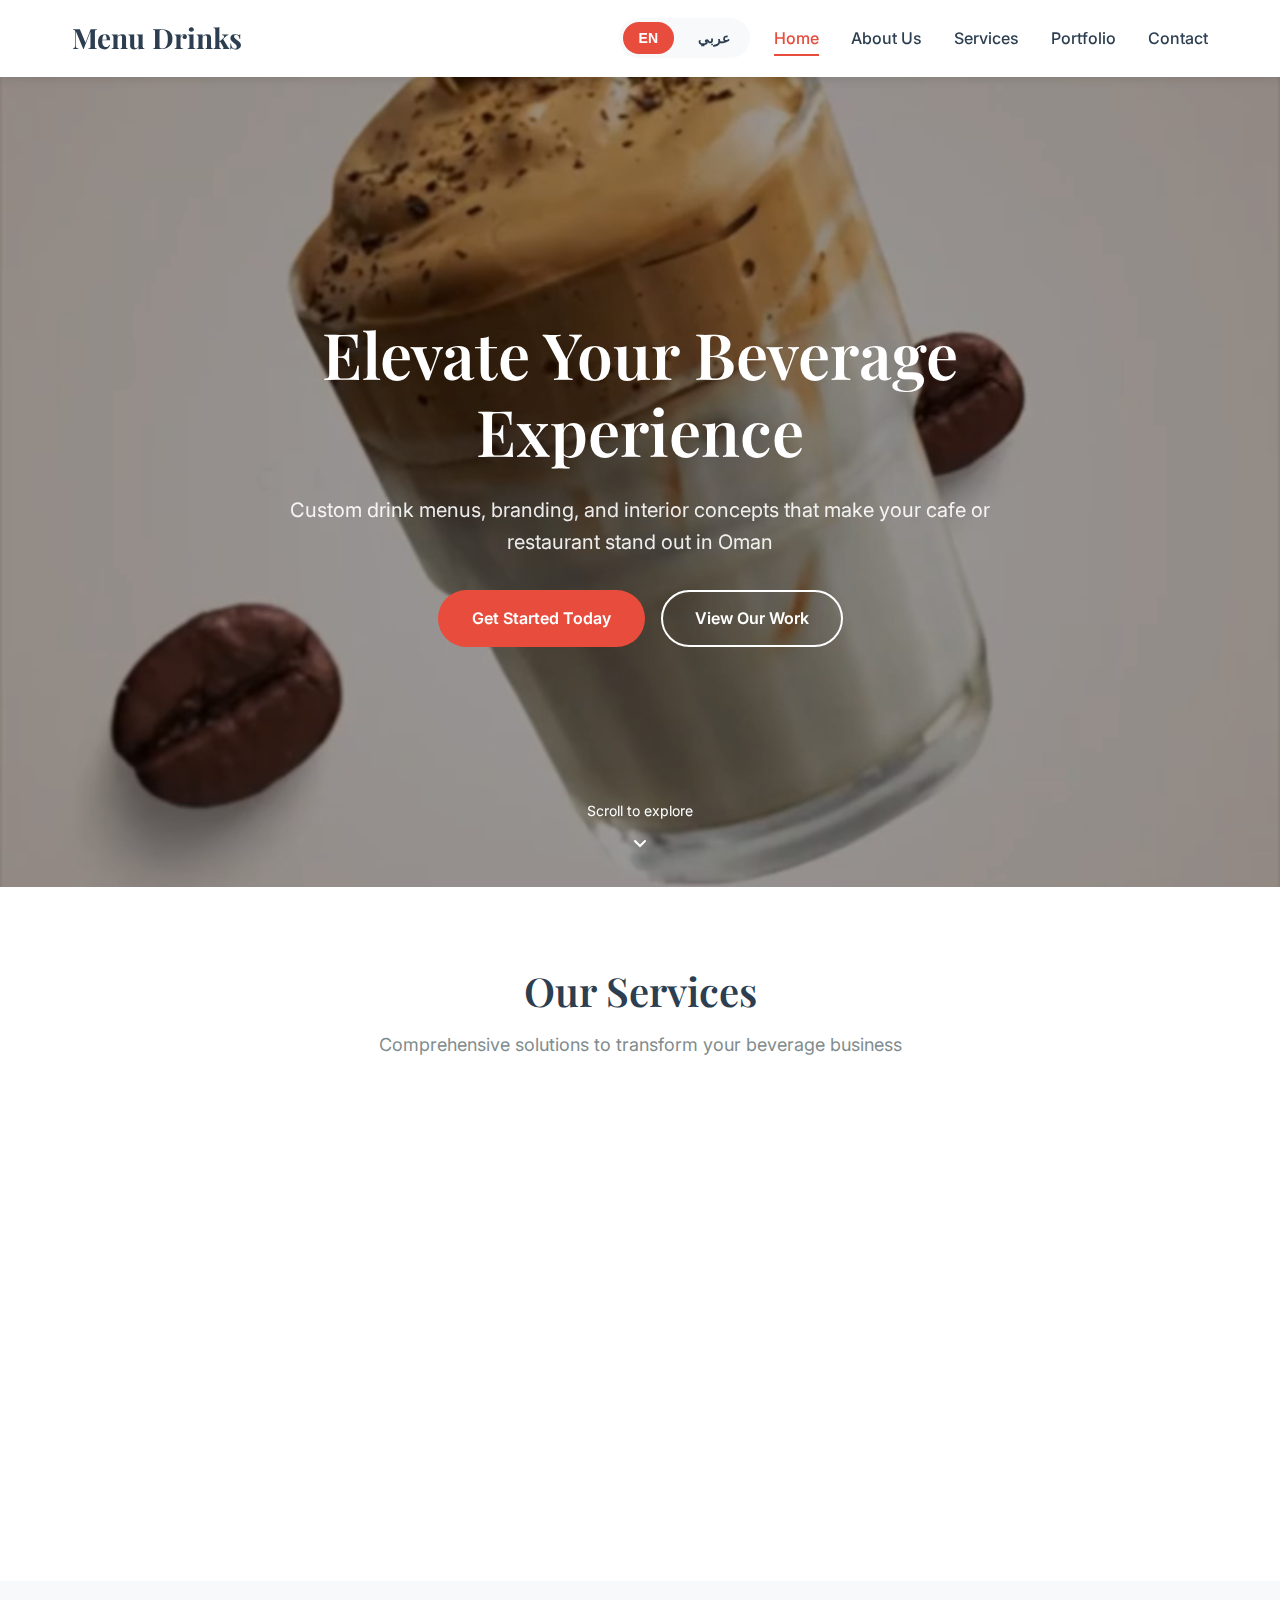
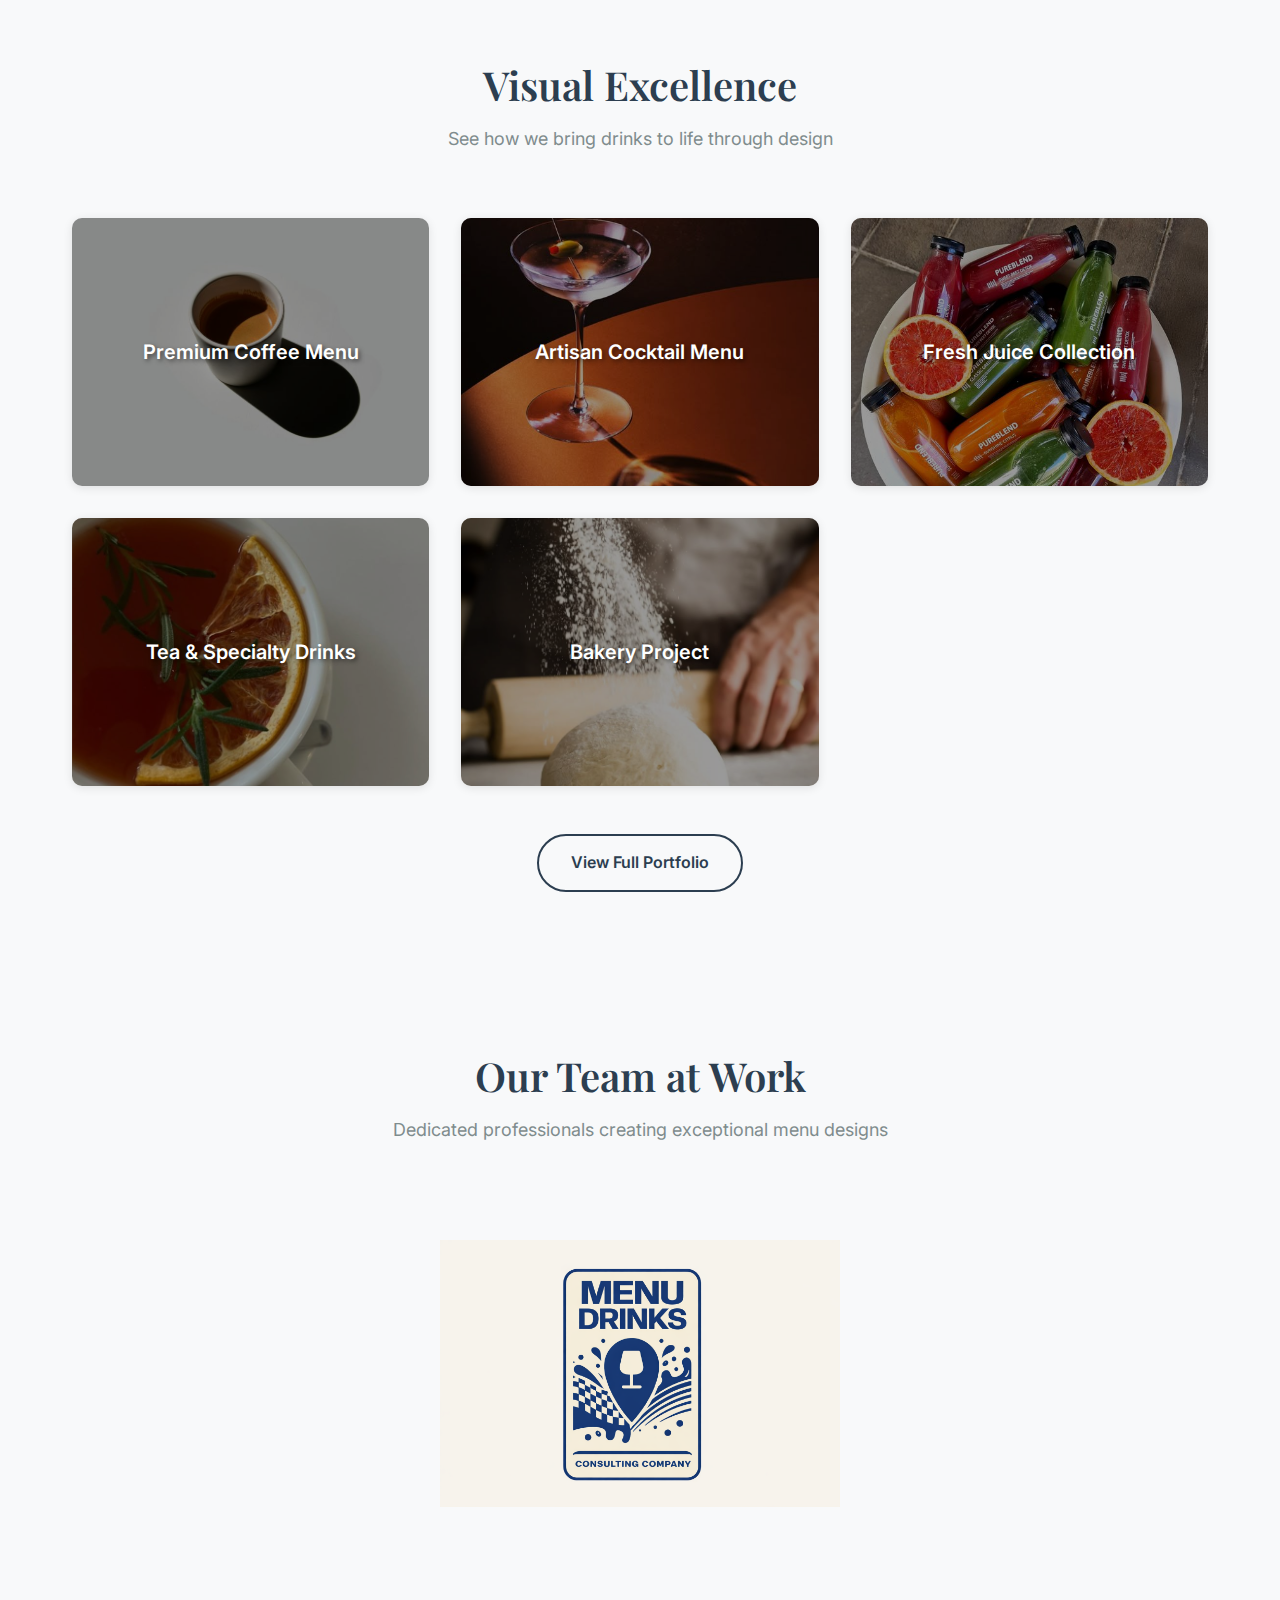
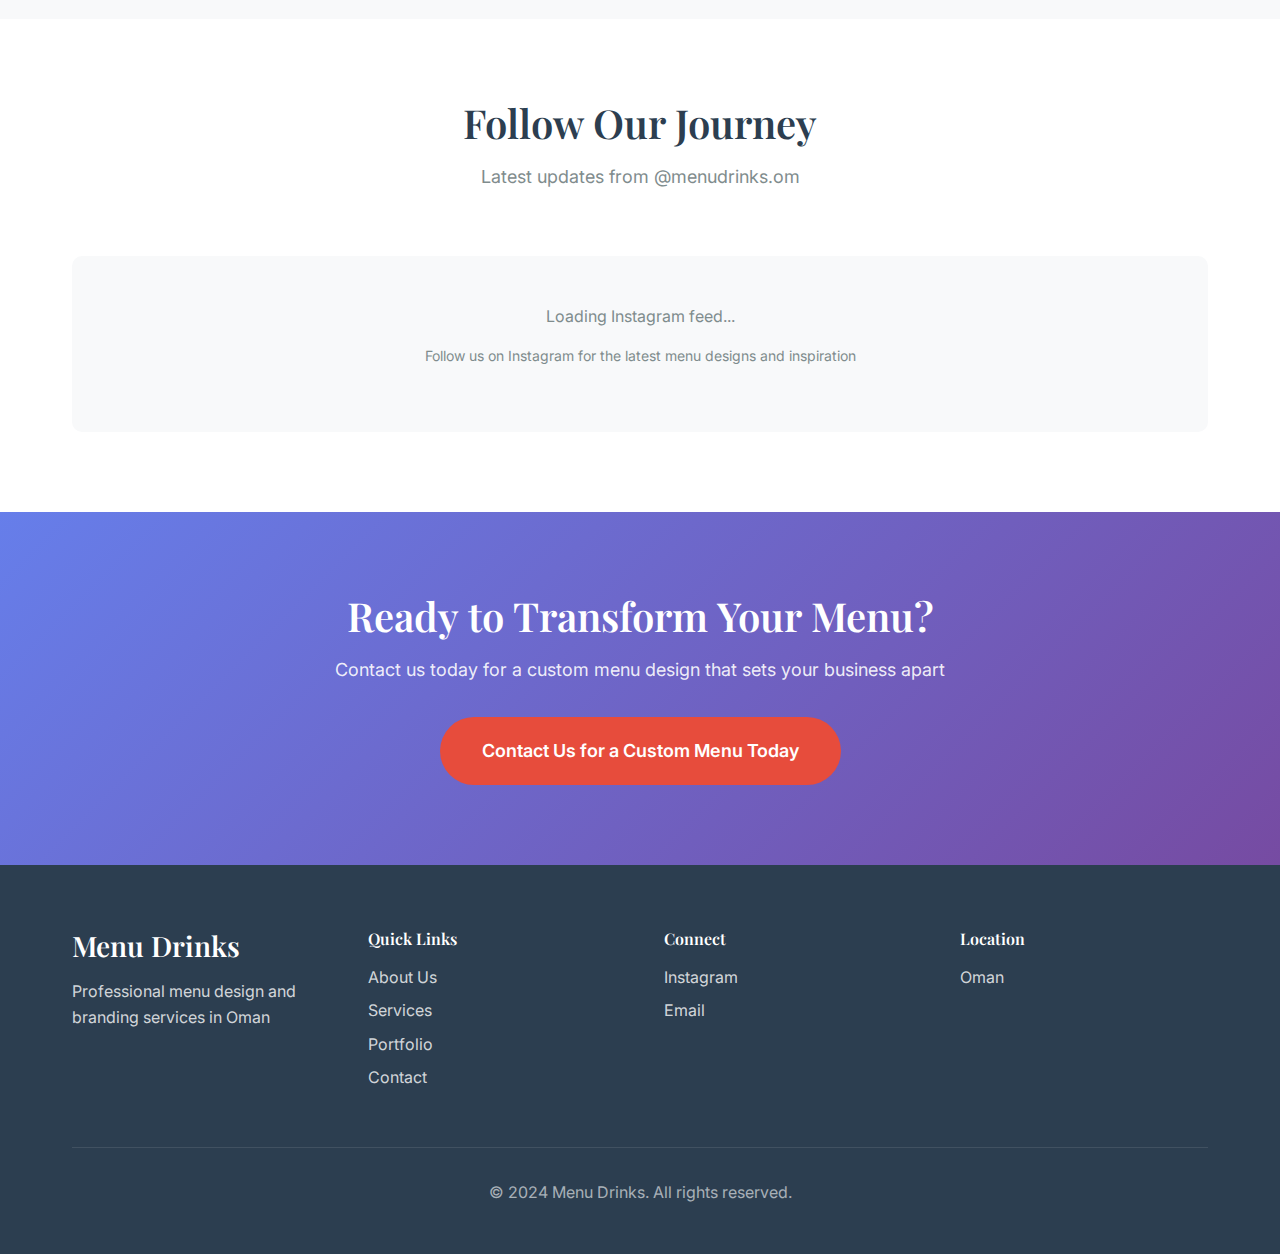
<file: index.html>
<!DOCTYPE html>
<html lang="en" dir="ltr">
<head>
    <meta charset="UTF-8">
    <meta name="viewport" content="width=device-width, initial-scale=1.0">
    <meta name="description" content="Menu Drinks - Professional drinks menu design, branding, and interior concept services in Oman. Custom beverage menus for cafes and restaurants.">
    <meta name="keywords" content="drinks menu design Oman, beverage branding, cafe menu design, restaurant menu design, custom drink menus, menu design services Oman">
    <meta name="author" content="Menu Drinks">
    <meta property="og:title" content="Menu Drinks - Professional Menu Design & Branding Services in Oman">
    <meta property="og:description" content="Transform your cafe or restaurant with custom drink menus, branding, and interior concepts. Stand out in Oman's hospitality industry.">
    <meta property="og:type" content="website">
    <title>Menu Drinks - Professional Menu Design & Branding Services in Oman</title>
    <link rel="stylesheet" href="styles.css">
    <link rel="preconnect" href="https://fonts.googleapis.com">
    <link rel="preconnect" href="https://fonts.gstatic.com" crossorigin>
    <link href="https://fonts.googleapis.com/css2?family=Playfair+Display:wght@400;600;700&family=Inter:wght@300;400;500;600;700&display=swap" rel="stylesheet">
    <link href="https://fonts.googleapis.com/css2?family=Cairo:wght@400;600;700&display=swap" rel="stylesheet">
</head>
<body>
    <!-- Navigation -->
    <nav class="navbar">
        <div class="container">
            <div class="nav-wrapper">
                <a href="index.html" class="logo">Menu Drinks</a>
                <div class="nav-right">
                    <div class="language-switcher">
                        <button class="lang-btn active" data-lang="en">EN</button>
                        <button class="lang-btn" data-lang="ar">عربي</button>
                    </div>
                    <button class="mobile-menu-toggle" aria-label="Toggle menu">
                        <span></span>
                        <span></span>
                        <span></span>
                    </button>
                    <ul class="nav-menu">
                        <li><a href="index.html" class="active" data-i18n="nav.home">Home</a></li>
                        <li><a href="about.html" data-i18n="nav.about">About Us</a></li>
                        <li><a href="services.html" data-i18n="nav.services">Services</a></li>
                        <li><a href="portfolio.html" data-i18n="nav.portfolio">Portfolio</a></li>
                        <li><a href="contact.html" data-i18n="nav.contact">Contact</a></li>
                    </ul>
                </div>
            </div>
        </div>
    </nav>

    <!-- Hero Section -->
    <section class="hero">
        <div class="hero-video-container">
            <video class="hero-video" muted loop playsinline preload="auto">
                <source src="video1.mp4" type="video/mp4">
                Your browser does not support the video tag.
            </video>
            <div class="hero-video-loader"></div>
        </div>
        <div class="hero-overlay"></div>
        <div class="container">
            <div class="hero-content">
                <h1 class="hero-title" data-i18n="hero.title">Elevate Your Beverage Experience</h1>
                <p class="hero-tagline" data-i18n="hero.tagline">Custom drink menus, branding, and interior concepts that make your cafe or restaurant stand out in Oman</p>
                <div class="hero-buttons">
                    <a href="contact.html" class="btn btn-primary" data-i18n="hero.btn1">Get Started Today</a>
                    <a href="portfolio.html" class="btn btn-secondary" data-i18n="hero.btn2">View Our Work</a>
                </div>
            </div>
        </div>
        <div class="hero-scroll-indicator">
            <span data-i18n="hero.scroll">Scroll to explore</span>
            <svg width="24" height="24" viewBox="0 0 24 24" fill="none">
                <path d="M7 10L12 15L17 10" stroke="currentColor" stroke-width="2" stroke-linecap="round"/>
            </svg>
        </div>
    </section>

    <!-- Services Summary -->
    <section class="services-summary">
        <div class="container">
            <div class="section-header">
                <h2 data-i18n="services.title">Our Services</h2>
                <p data-i18n="services.subtitle">Comprehensive solutions to transform your beverage business</p>
            </div>
            <div class="services-grid">
                <div class="service-card">
                    <div class="service-icon">
                        <svg width="48" height="48" viewBox="0 0 24 24" fill="none" stroke="currentColor" stroke-width="2">
                            <path d="M4 19.5A2.5 2.5 0 0 1 6.5 17H20"></path>
                            <path d="M6.5 2H20v20H6.5A2.5 2.5 0 0 1 4 19.5v-15A2.5 2.5 0 0 1 6.5 2z"></path>
                        </svg>
                    </div>
                    <h3 data-i18n="services.menu.title">Custom Menu Design</h3>
                    <p data-i18n="services.menu.desc">Beautifully crafted drink menus tailored to your brand identity and customer experience</p>
                    <a href="services.html#menu-design" class="service-link" data-i18n="services.learnMore">Learn more →</a>
                </div>
                <div class="service-card">
                    <div class="service-icon">
                        <svg width="48" height="48" viewBox="0 0 24 24" fill="none" stroke="currentColor" stroke-width="2">
                            <path d="M12 2L2 7l10 5 10-5-10-5z"></path>
                            <path d="M2 17l10 5 10-5"></path>
                            <path d="M2 12l10 5 10-5"></path>
                        </svg>
                    </div>
                    <h3 data-i18n="services.branding.title">Branding & Visual Identity</h3>
                    <p data-i18n="services.branding.desc">Complete brand identity packages that reflect your unique story and values</p>
                    <a href="services.html#branding" class="service-link" data-i18n="services.learnMore">Learn more →</a>
                </div>
                <div class="service-card">
                    <div class="service-icon">
                        <svg width="48" height="48" viewBox="0 0 24 24" fill="none" stroke="currentColor" stroke-width="2">
                            <rect x="3" y="3" width="18" height="18" rx="2" ry="2"></rect>
                            <line x1="9" y1="3" x2="9" y2="21"></line>
                        </svg>
                    </div>
                    <h3 data-i18n="services.interior.title">Interior Concept Design</h3>
                    <p data-i18n="services.interior.desc">Transform your space with cohesive interior concepts that complement your menu</p>
                    <a href="services.html#interior" class="service-link" data-i18n="services.learnMore">Learn more →</a>
                </div>
                <div class="service-card">
                    <div class="service-icon">
                        <svg width="48" height="48" viewBox="0 0 24 24" fill="none" stroke="currentColor" stroke-width="2">
                            <path d="M21 15a2 2 0 0 1-2 2H7l-4 4V5a2 2 0 0 1 2-2h14a2 2 0 0 1 2 2z"></path>
                        </svg>
                    </div>
                    <h3 data-i18n="services.consultation.title">Consultation & Strategy</h3>
                    <p data-i18n="services.consultation.desc">Expert guidance to optimize your menu offerings and business strategy</p>
                    <a href="services.html#consultation" class="service-link" data-i18n="services.learnMore">Learn more →</a>
                </div>
            </div>
        </div>
    </section>

    <!-- Featured Visuals -->
    <section class="featured-visuals">
        <div class="container">
            <div class="section-header">
                <h2 data-i18n="visuals.title">Visual Excellence</h2>
                <p data-i18n="visuals.subtitle">See how we bring drinks to life through design</p>
            </div>
            <div class="visuals-grid">
                <div class="visual-item">
                    <div class="visual-placeholder" style="background-image: url('cofe.jpg'); background-size: cover; background-position: center;">
                        <span data-i18n="visuals.item1">Premium Coffee Menu</span>
                    </div>
                </div>
                <div class="visual-item">
                    <div class="visual-placeholder" style="background-image: url('coctel.jpg'); background-size: cover; background-position: center;">
                        <span data-i18n="visuals.item2">Artisan Cocktail Menu</span>
                    </div>
                </div>
                <div class="visual-item">
                    <div class="visual-placeholder" style="background-image: url('fresh.jpg'); background-size: cover; background-position: center;">
                        <span data-i18n="visuals.item3">Fresh Juice Collection</span>
                    </div>
                </div>
                <div class="visual-item">
                    <div class="visual-placeholder" style="background-image: url('tea.jpg'); background-size: cover; background-position: center;">
                        <span data-i18n="visuals.item4">Tea & Specialty Drinks</span>
                    </div>
                </div>
                <div class="visual-item">
                    <div class="visual-placeholder" style="background-image: url('bakery.jpg'); background-size: cover; background-position: center;">
                        <span data-i18n="visuals.item5">Bakery Project</span>
                    </div>
                </div>
            </div>
            <div class="text-center" style="margin-top: 3rem;">
                <a href="portfolio.html" class="btn btn-outline" data-i18n="visuals.viewPortfolio">View Full Portfolio</a>
            </div>
        </div>
    </section>

    <!-- Our Team at Work -->
    <section class="team-section">
        <div class="container">
            <div class="section-header">
                <h2 data-i18n="team.title">Our Team at Work</h2>
                <p data-i18n="team.subtitle">Dedicated professionals creating exceptional menu designs</p>
            </div>
            <div class="team-visual">
                <div class="team-logo">
                    <img src="logomenudrinks.png" alt="Menu Drinks Logo" class="logo-image">
                </div>
            </div>
        </div>
    </section>

    <!-- Instagram Feed Section -->
    <section class="instagram-feed">
        <div class="container">
            <div class="section-header">
                <h2 data-i18n="instagram.title">Follow Our Journey</h2>
                <p data-i18n="instagram.subtitle">Latest updates from <a href="https://instagram.com/menudrinks.om" target="_blank" rel="noopener">@menudrinks.om</a></p>
            </div>
            <div class="instagram-grid" id="instagram-grid">
                <!-- Instagram posts will be loaded here dynamically -->
                <div class="instagram-placeholder">
                    <p data-i18n="instagram.loading">Loading Instagram feed...</p>
                    <p class="instagram-note" data-i18n="instagram.note">Follow us on Instagram for the latest menu designs and inspiration</p>
                </div>
            </div>
        </div>
    </section>

    <!-- CTA Section -->
    <section class="cta-section">
        <div class="container">
            <div class="cta-content">
                <h2 data-i18n="cta.title">Ready to Transform Your Menu?</h2>
                <p data-i18n="cta.subtitle">Contact us today for a custom menu design that sets your business apart</p>
                <a href="contact.html" class="btn btn-primary btn-large" data-i18n="cta.button">Contact Us for a Custom Menu Today</a>
            </div>
        </div>
    </section>

    <!-- Footer -->
    <footer class="footer">
        <div class="container">
            <div class="footer-content">
                <div class="footer-section">
                    <h3>Menu Drinks</h3>
                    <p data-i18n="footer.tagline">Professional menu design and branding services in Oman</p>
                </div>
                <div class="footer-section">
                    <h4 data-i18n="footer.quickLinks">Quick Links</h4>
                    <ul>
                        <li><a href="about.html" data-i18n="nav.about">About Us</a></li>
                        <li><a href="services.html" data-i18n="nav.services">Services</a></li>
                        <li><a href="portfolio.html" data-i18n="nav.portfolio">Portfolio</a></li>
                        <li><a href="contact.html" data-i18n="nav.contact">Contact</a></li>
                    </ul>
                </div>
                <div class="footer-section">
                    <h4 data-i18n="footer.connect">Connect</h4>
                    <ul>
                        <li><a href="https://instagram.com/menudrinks.om" target="_blank" rel="noopener">Instagram</a></li>
                        <li><a href="mailto:info@menudrinks.om" data-i18n="footer.email">Email</a></li>
                    </ul>
                </div>
                <div class="footer-section">
                    <h4 data-i18n="footer.location">Location</h4>
                    <p>Oman</p>
                </div>
            </div>
            <div class="footer-bottom">
                <p data-i18n="footer.copyright">&copy; 2024 Menu Drinks. All rights reserved.</p>
            </div>
        </div>
    </footer>

    <script src="translations.js"></script>
    <script src="script.js"></script>
</body>
</html>
</file>
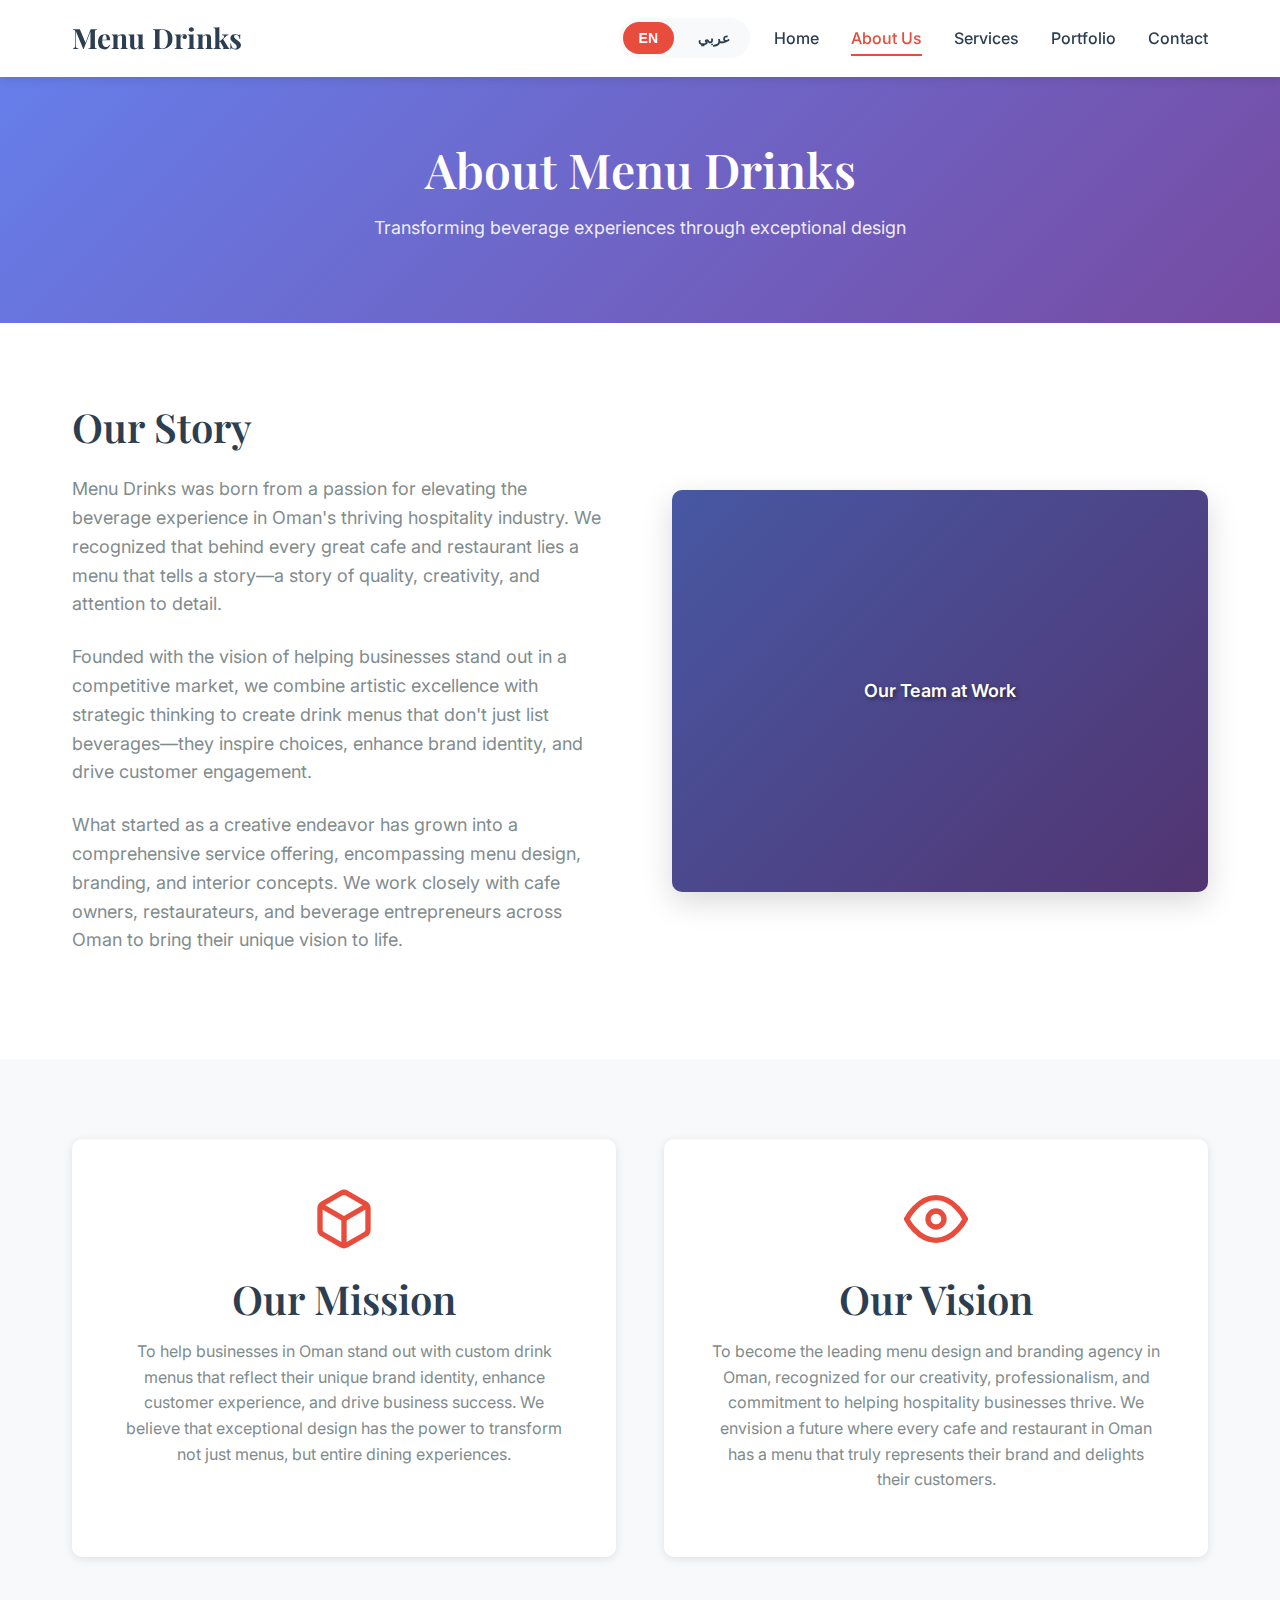
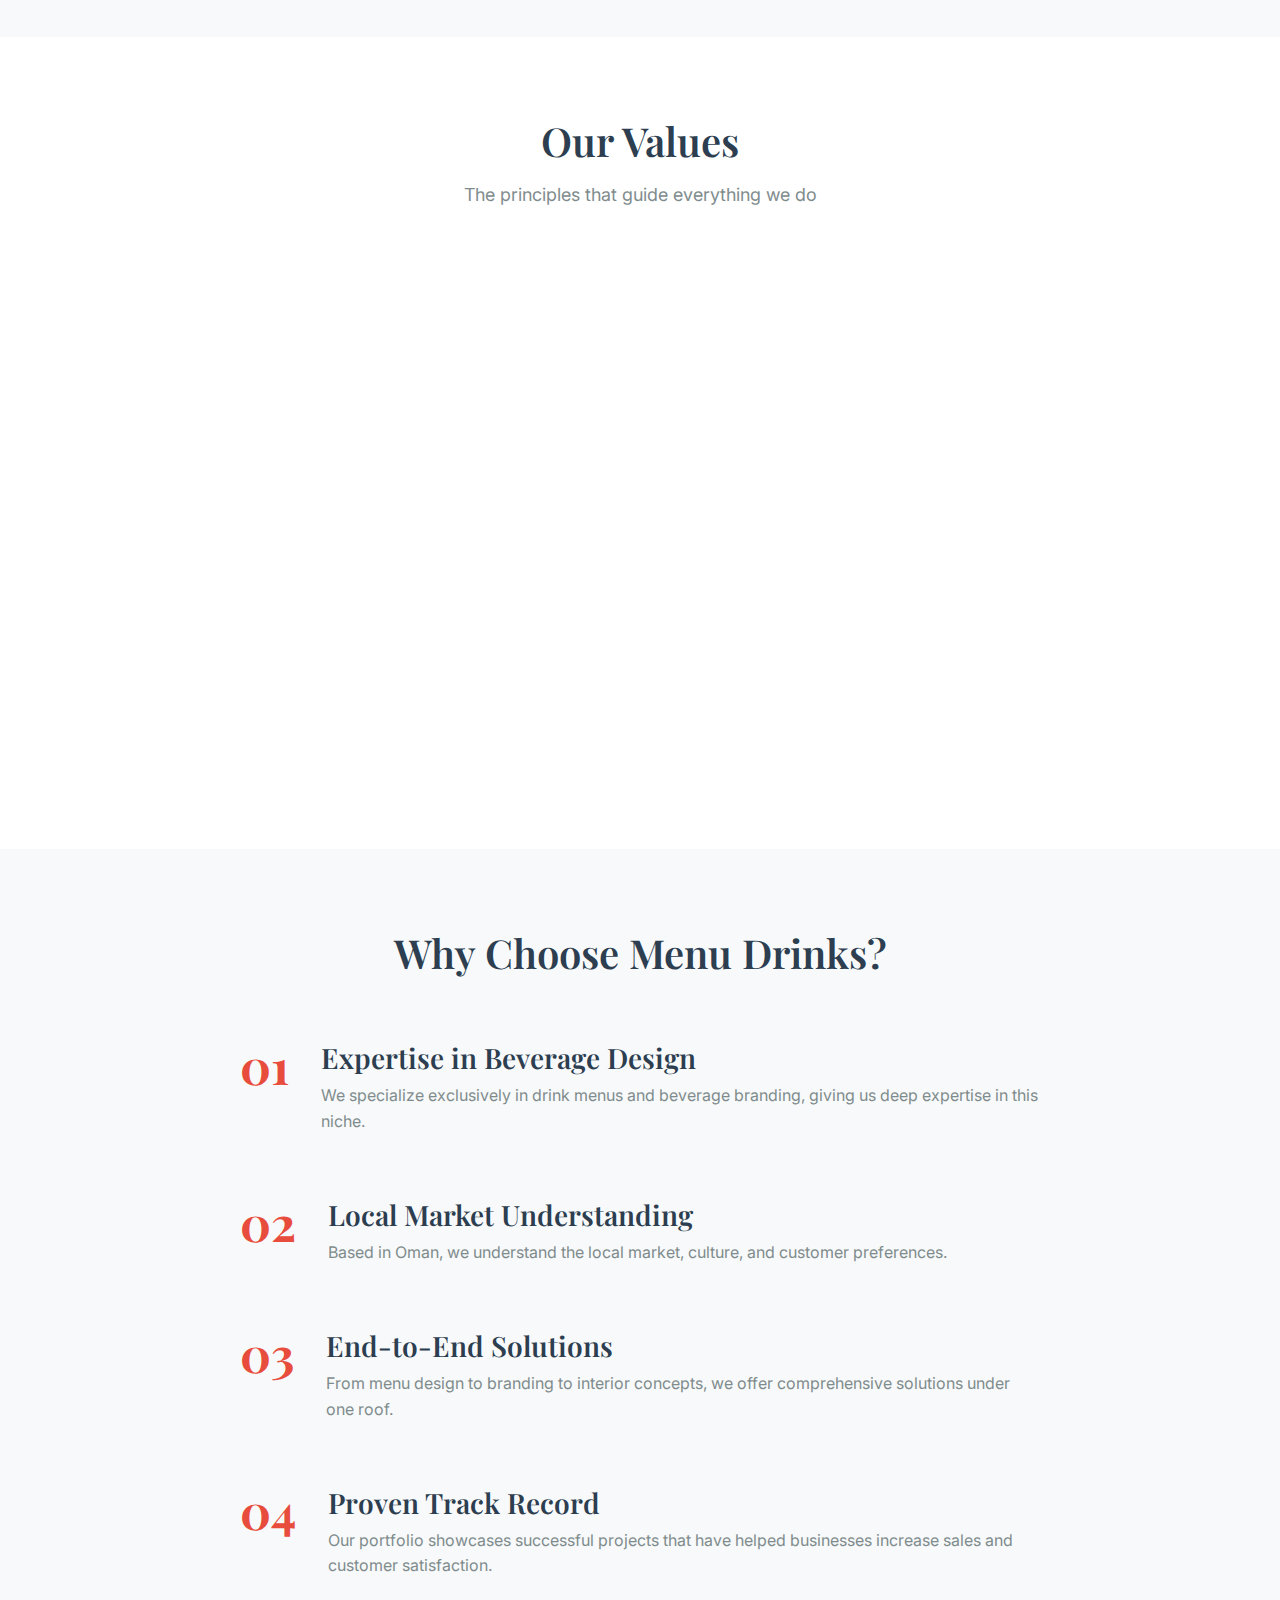
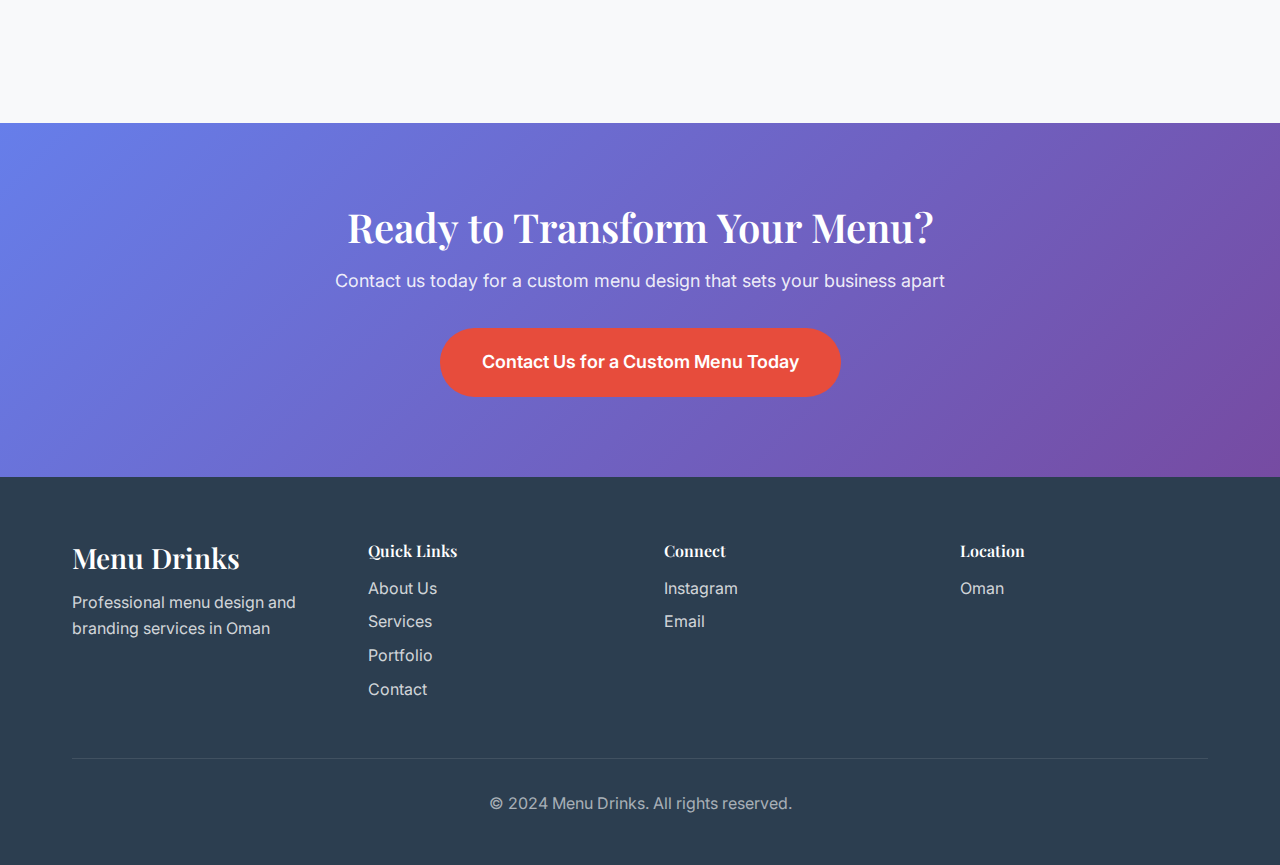
<file: about.html>
<!DOCTYPE html>
<html lang="en" dir="ltr">
<head>
    <meta charset="UTF-8">
    <meta name="viewport" content="width=device-width, initial-scale=1.0">
    <meta name="description" content="Learn about Menu Drinks - Our mission to help businesses in Oman stand out with custom drink menus, branding, and interior design concepts.">
    <meta name="keywords" content="menu design company Oman, beverage branding agency, cafe design services, restaurant branding Oman">
    <meta property="og:title" content="About Menu Drinks - Our Story, Mission & Vision">
    <meta property="og:description" content="Discover how Menu Drinks helps cafes and restaurants in Oman create exceptional beverage experiences through design.">
    <title>About Us - Menu Drinks | Our Story, Mission & Vision</title>
    <link rel="stylesheet" href="styles.css">
    <link rel="preconnect" href="https://fonts.googleapis.com">
    <link rel="preconnect" href="https://fonts.gstatic.com" crossorigin>
    <link href="https://fonts.googleapis.com/css2?family=Playfair+Display:wght@400;600;700&family=Inter:wght@300;400;500;600;700&display=swap" rel="stylesheet">
    <link href="https://fonts.googleapis.com/css2?family=Cairo:wght@400;600;700&display=swap" rel="stylesheet">
</head>
<body>
    <!-- Navigation -->
    <nav class="navbar">
        <div class="container">
            <div class="nav-wrapper">
                <a href="index.html" class="logo">Menu Drinks</a>
                <div class="nav-right">
                    <div class="language-switcher">
                        <button class="lang-btn active" data-lang="en">EN</button>
                        <button class="lang-btn" data-lang="ar">عربي</button>
                    </div>
                    <button class="mobile-menu-toggle" aria-label="Toggle menu">
                        <span></span>
                        <span></span>
                        <span></span>
                    </button>
                    <ul class="nav-menu">
                        <li><a href="index.html" data-i18n="nav.home">Home</a></li>
                        <li><a href="about.html" class="active" data-i18n="nav.about">About Us</a></li>
                        <li><a href="services.html" data-i18n="nav.services">Services</a></li>
                        <li><a href="portfolio.html" data-i18n="nav.portfolio">Portfolio</a></li>
                        <li><a href="contact.html" data-i18n="nav.contact">Contact</a></li>
                    </ul>
                </div>
            </div>
        </div>
    </nav>

    <!-- Page Header -->
    <section class="page-header">
        <div class="container">
            <h1 data-i18n="about.title">About Menu Drinks</h1>
            <p data-i18n="about.subtitle">Transforming beverage experiences through exceptional design</p>
        </div>
    </section>

    <!-- Our Story -->
    <section class="content-section">
        <div class="container">
            <div class="story-content">
                <div class="story-text">
                    <h2 data-i18n="about.story.title">Our Story</h2>
                    <p data-i18n="about.story.p1">Menu Drinks was born from a passion for elevating the beverage experience in Oman's thriving hospitality industry. We recognized that behind every great cafe and restaurant lies a menu that tells a story—a story of quality, creativity, and attention to detail.</p>
                    <p data-i18n="about.story.p2">Founded with the vision of helping businesses stand out in a competitive market, we combine artistic excellence with strategic thinking to create drink menus that don't just list beverages—they inspire choices, enhance brand identity, and drive customer engagement.</p>
                    <p data-i18n="about.story.p3">What started as a creative endeavor has grown into a comprehensive service offering, encompassing menu design, branding, and interior concepts. We work closely with cafe owners, restaurateurs, and beverage entrepreneurs across Oman to bring their unique vision to life.</p>
                </div>
                <div class="story-image">
                    <div class="image-placeholder">
                        <span>Our Team at Work</span>
                    </div>
                </div>
            </div>
        </div>
    </section>

    <!-- Mission & Vision -->
    <section class="mission-vision">
        <div class="container">
            <div class="mv-grid">
                <div class="mv-card">
                    <div class="mv-icon">
                        <svg width="64" height="64" viewBox="0 0 24 24" fill="none" stroke="currentColor" stroke-width="2">
                            <path d="M21 16V8a2 2 0 0 0-1-1.73l-7-4a2 2 0 0 0-2 0l-7 4A2 2 0 0 0 3 8v8a2 2 0 0 0 1 1.73l7 4a2 2 0 0 0 2 0l7-4A2 2 0 0 0 21 16z"></path>
                            <polyline points="3.27 6.96 12 12.01 20.73 6.96"></polyline>
                            <line x1="12" y1="22.08" x2="12" y2="12"></line>
                        </svg>
                    </div>
                    <h2 data-i18n="about.mission.title">Our Mission</h2>
                    <p data-i18n="about.mission.desc">To help businesses in Oman stand out with custom drink menus that reflect their unique brand identity, enhance customer experience, and drive business success. We believe that exceptional design has the power to transform not just menus, but entire dining experiences.</p>
                </div>
                <div class="mv-card">
                    <div class="mv-icon">
                        <svg width="64" height="64" viewBox="0 0 24 24" fill="none" stroke="currentColor" stroke-width="2">
                            <path d="M1 12s4-8 11-8 11 8 11 8-4 8-11 8-11-8-11-8z"></path>
                            <circle cx="12" cy="12" r="3"></circle>
                        </svg>
                    </div>
                    <h2 data-i18n="about.vision.title">Our Vision</h2>
                    <p data-i18n="about.vision.desc">To become the leading menu design and branding agency in Oman, recognized for our creativity, professionalism, and commitment to helping hospitality businesses thrive. We envision a future where every cafe and restaurant in Oman has a menu that truly represents their brand and delights their customers.</p>
                </div>
            </div>
        </div>
    </section>

    <!-- Our Values -->
    <section class="values-section">
        <div class="container">
            <div class="section-header">
                <h2 data-i18n="about.values.title">Our Values</h2>
                <p data-i18n="about.values.subtitle">The principles that guide everything we do</p>
            </div>
            <div class="values-grid">
                <div class="value-card">
                    <h3 data-i18n="about.values.creativity">Creativity</h3>
                    <p data-i18n="about.values.creativity.desc">We approach every project with fresh eyes and innovative thinking, ensuring each menu is unique and memorable.</p>
                </div>
                <div class="value-card">
                    <h3 data-i18n="about.values.quality">Quality</h3>
                    <p data-i18n="about.values.quality.desc">We never compromise on quality, delivering designs that meet the highest standards of excellence.</p>
                </div>
                <div class="value-card">
                    <h3 data-i18n="about.values.collaboration">Collaboration</h3>
                    <p data-i18n="about.values.collaboration.desc">We work closely with our clients, listening to their needs and incorporating their vision into every design.</p>
                </div>
                <div class="value-card">
                    <h3 data-i18n="about.values.professionalism">Professionalism</h3>
                    <p data-i18n="about.values.professionalism.desc">We maintain the highest level of professionalism in all our interactions, from initial consultation to final delivery.</p>
                </div>
                <div class="value-card">
                    <h3 data-i18n="about.values.innovation">Innovation</h3>
                    <p data-i18n="about.values.innovation.desc">We stay ahead of design trends and continuously explore new ways to enhance menu presentation and functionality.</p>
                </div>
                <div class="value-card">
                    <h3 data-i18n="about.values.commitment">Commitment</h3>
                    <p data-i18n="about.values.commitment.desc">We are committed to our clients' success, going above and beyond to ensure their satisfaction and business growth.</p>
                </div>
            </div>
        </div>
    </section>

    <!-- Why Choose Us -->
    <section class="why-choose-us">
        <div class="container">
            <div class="section-header">
                <h2 data-i18n="about.why.title">Why Choose Menu Drinks?</h2>
            </div>
            <div class="features-list">
                <div class="feature-item">
                    <div class="feature-number">01</div>
                    <div class="feature-content">
                        <h3 data-i18n="about.why.expertise">Expertise in Beverage Design</h3>
                        <p data-i18n="about.why.expertise.desc">We specialize exclusively in drink menus and beverage branding, giving us deep expertise in this niche.</p>
                    </div>
                </div>
                <div class="feature-item">
                    <div class="feature-number">02</div>
                    <div class="feature-content">
                        <h3 data-i18n="about.why.local">Local Market Understanding</h3>
                        <p data-i18n="about.why.local.desc">Based in Oman, we understand the local market, culture, and customer preferences.</p>
                    </div>
                </div>
                <div class="feature-item">
                    <div class="feature-number">03</div>
                    <div class="feature-content">
                        <h3 data-i18n="about.why.solutions">End-to-End Solutions</h3>
                        <p data-i18n="about.why.solutions.desc">From menu design to branding to interior concepts, we offer comprehensive solutions under one roof.</p>
                    </div>
                </div>
                <div class="feature-item">
                    <div class="feature-number">04</div>
                    <div class="feature-content">
                        <h3 data-i18n="about.why.track">Proven Track Record</h3>
                        <p data-i18n="about.why.track.desc">Our portfolio showcases successful projects that have helped businesses increase sales and customer satisfaction.</p>
                    </div>
                </div>
            </div>
        </div>
    </section>

    <!-- CTA Section -->
    <section class="cta-section">
        <div class="container">
            <div class="cta-content">
                <h2 data-i18n="cta.title">Ready to Work Together?</h2>
                <p data-i18n="cta.subtitle">Let's create something exceptional for your business</p>
                <a href="contact.html" class="btn btn-primary btn-large" data-i18n="cta.button">Get in Touch</a>
            </div>
        </div>
    </section>

    <!-- Footer -->
    <footer class="footer">
        <div class="container">
            <div class="footer-content">
                <div class="footer-section">
                    <h3>Menu Drinks</h3>
                    <p>Professional menu design and branding services in Oman</p>
                </div>
                <div class="footer-section">
                    <h4>Quick Links</h4>
                    <ul>
                        <li><a href="about.html">About Us</a></li>
                        <li><a href="services.html">Services</a></li>
                        <li><a href="portfolio.html">Portfolio</a></li>
                        <li><a href="contact.html">Contact</a></li>
                    </ul>
                </div>
                <div class="footer-section">
                    <h4>Connect</h4>
                    <ul>
                        <li><a href="https://instagram.com/menudrinks.om" target="_blank" rel="noopener">Instagram</a></li>
                        <li><a href="mailto:info@menudrinks.om">Email</a></li>
                    </ul>
                </div>
                <div class="footer-section">
                    <h4>Location</h4>
                    <p>Oman</p>
                </div>
            </div>
            <div class="footer-bottom">
                <p>&copy; 2024 Menu Drinks. All rights reserved.</p>
            </div>
        </div>
    </footer>

    <script src="translations.js"></script>
    <script src="script.js"></script>
</body>
</html>
</file>
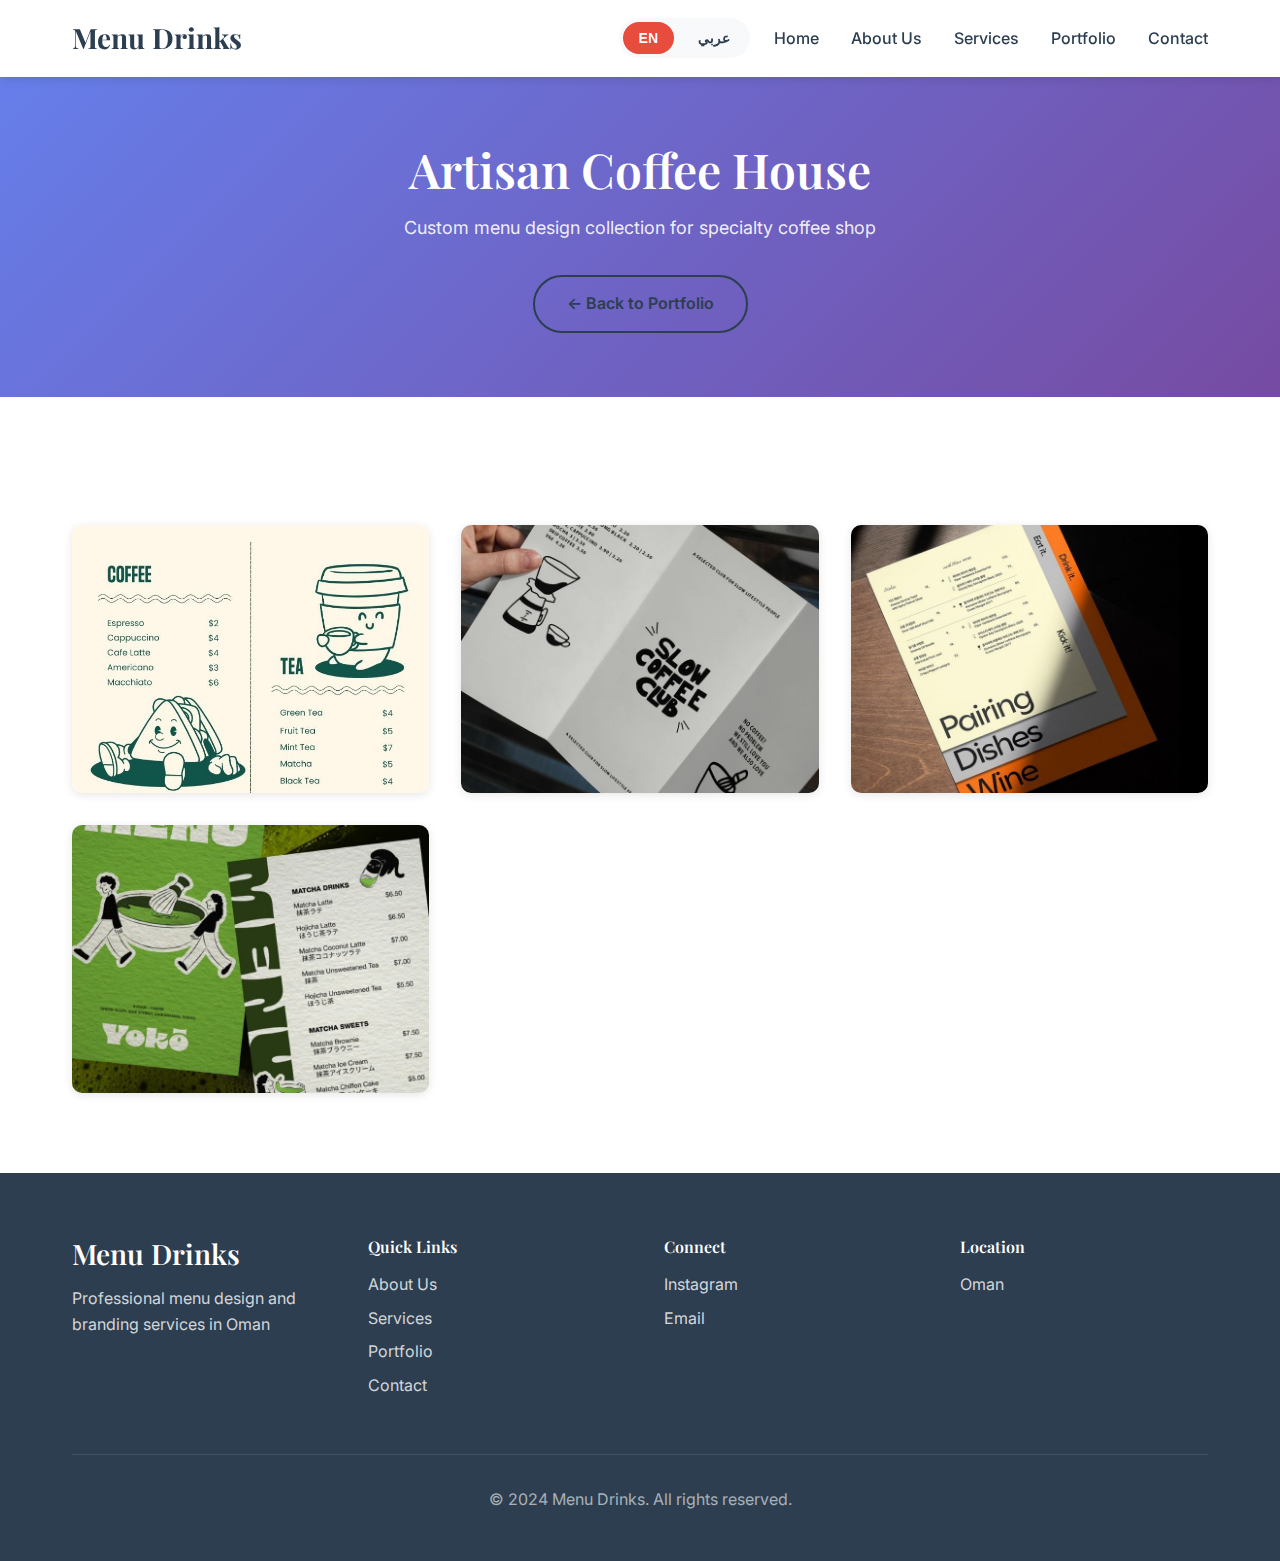
<file: coffee-gallery.html>
<!DOCTYPE html>
<html lang="en" dir="ltr">
<head>
    <meta charset="UTF-8">
    <meta name="viewport" content="width=device-width, initial-scale=1.0">
    <meta name="description" content="Artisan Coffee House - Coffee menu design gallery by Menu Drinks">
    <meta name="keywords" content="coffee menu design, artisan coffee house, menu design gallery">
    <title>Artisan Coffee House - Menu Drinks Gallery</title>
    <link rel="stylesheet" href="styles.css">
    <link rel="preconnect" href="https://fonts.googleapis.com">
    <link rel="preconnect" href="https://fonts.gstatic.com" crossorigin>
    <link href="https://fonts.googleapis.com/css2?family=Playfair+Display:wght@400;600;700&family=Inter:wght@300;400;500;600;700&display=swap" rel="stylesheet">
    <link href="https://fonts.googleapis.com/css2?family=Cairo:wght@400;600;700&display=swap" rel="stylesheet">
</head>
<body>
    <!-- Navigation -->
    <nav class="navbar">
        <div class="container">
            <div class="nav-wrapper">
                <a href="index.html" class="logo">Menu Drinks</a>
                <div class="nav-right">
                    <div class="language-switcher">
                        <button class="lang-btn active" data-lang="en">EN</button>
                        <button class="lang-btn" data-lang="ar">عربي</button>
                    </div>
                    <button class="mobile-menu-toggle" aria-label="Toggle menu">
                        <span></span>
                        <span></span>
                        <span></span>
                    </button>
                    <ul class="nav-menu">
                        <li><a href="index.html" data-i18n="nav.home">Home</a></li>
                        <li><a href="about.html" data-i18n="nav.about">About Us</a></li>
                        <li><a href="services.html" data-i18n="nav.services">Services</a></li>
                        <li><a href="portfolio.html" data-i18n="nav.portfolio">Portfolio</a></li>
                        <li><a href="contact.html" data-i18n="nav.contact">Contact</a></li>
                    </ul>
                </div>
            </div>
        </div>
    </nav>

    <!-- Page Header -->
    <section class="page-header">
        <div class="container">
            <h1 data-i18n="coffeeGallery.title">Artisan Coffee House</h1>
            <p data-i18n="coffeeGallery.subtitle">Custom menu design collection for specialty coffee shop</p>
            <a href="portfolio.html" class="btn btn-outline" style="margin-top: 1rem;" data-i18n="coffeeGallery.backToPortfolio">← Back to Portfolio</a>
        </div>
    </section>

    <!-- Gallery Section -->
    <section class="tea-gallery">
        <div class="container">
            <div class="gallery-grid">
                <div class="gallery-item">
                    <img src="Illustration Coffee Shop Price List _ Template Canva.jpg" alt="Coffee Shop Price List" class="gallery-image">
                </div>
                <div class="gallery-item">
                    <img src="impressive minimalist creative coffee shop menu list branding design.jpg" alt="Minimalist Coffee Shop Menu" class="gallery-image">
                </div>
                <div class="gallery-item">
                    <img src="Menukaarten drukken.jpg" alt="Coffee Menu Design" class="gallery-image">
                </div>
                <div class="gallery-item">
                    <img src="refined elegant groovy nature sophisticated trendy creative fun matcha cafe menu branding design.jpg" alt="Matcha Cafe Menu Design" class="gallery-image">
                </div>
            </div>
        </div>
    </section>

    <!-- Footer -->
    <footer class="footer">
        <div class="container">
            <div class="footer-content">
                <div class="footer-section">
                    <h3>Menu Drinks</h3>
                    <p data-i18n="footer.tagline">Professional menu design and branding services in Oman</p>
                </div>
                <div class="footer-section">
                    <h4 data-i18n="footer.quickLinks">Quick Links</h4>
                    <ul>
                        <li><a href="about.html" data-i18n="nav.about">About Us</a></li>
                        <li><a href="services.html" data-i18n="nav.services">Services</a></li>
                        <li><a href="portfolio.html" data-i18n="nav.portfolio">Portfolio</a></li>
                        <li><a href="contact.html" data-i18n="nav.contact">Contact</a></li>
                    </ul>
                </div>
                <div class="footer-section">
                    <h4 data-i18n="footer.connect">Connect</h4>
                    <ul>
                        <li><a href="https://instagram.com/menudrinks.om" target="_blank" rel="noopener">Instagram</a></li>
                        <li><a href="mailto:info@menudrinks.om" data-i18n="footer.email">Email</a></li>
                    </ul>
                </div>
                <div class="footer-section">
                    <h4 data-i18n="footer.location">Location</h4>
                    <p>Oman</p>
                </div>
            </div>
            <div class="footer-bottom">
                <p data-i18n="footer.copyright">&copy; 2024 Menu Drinks. All rights reserved.</p>
            </div>
        </div>
    </footer>

    <script src="translations.js"></script>
    <script src="script.js"></script>
</body>
</html>
</file>
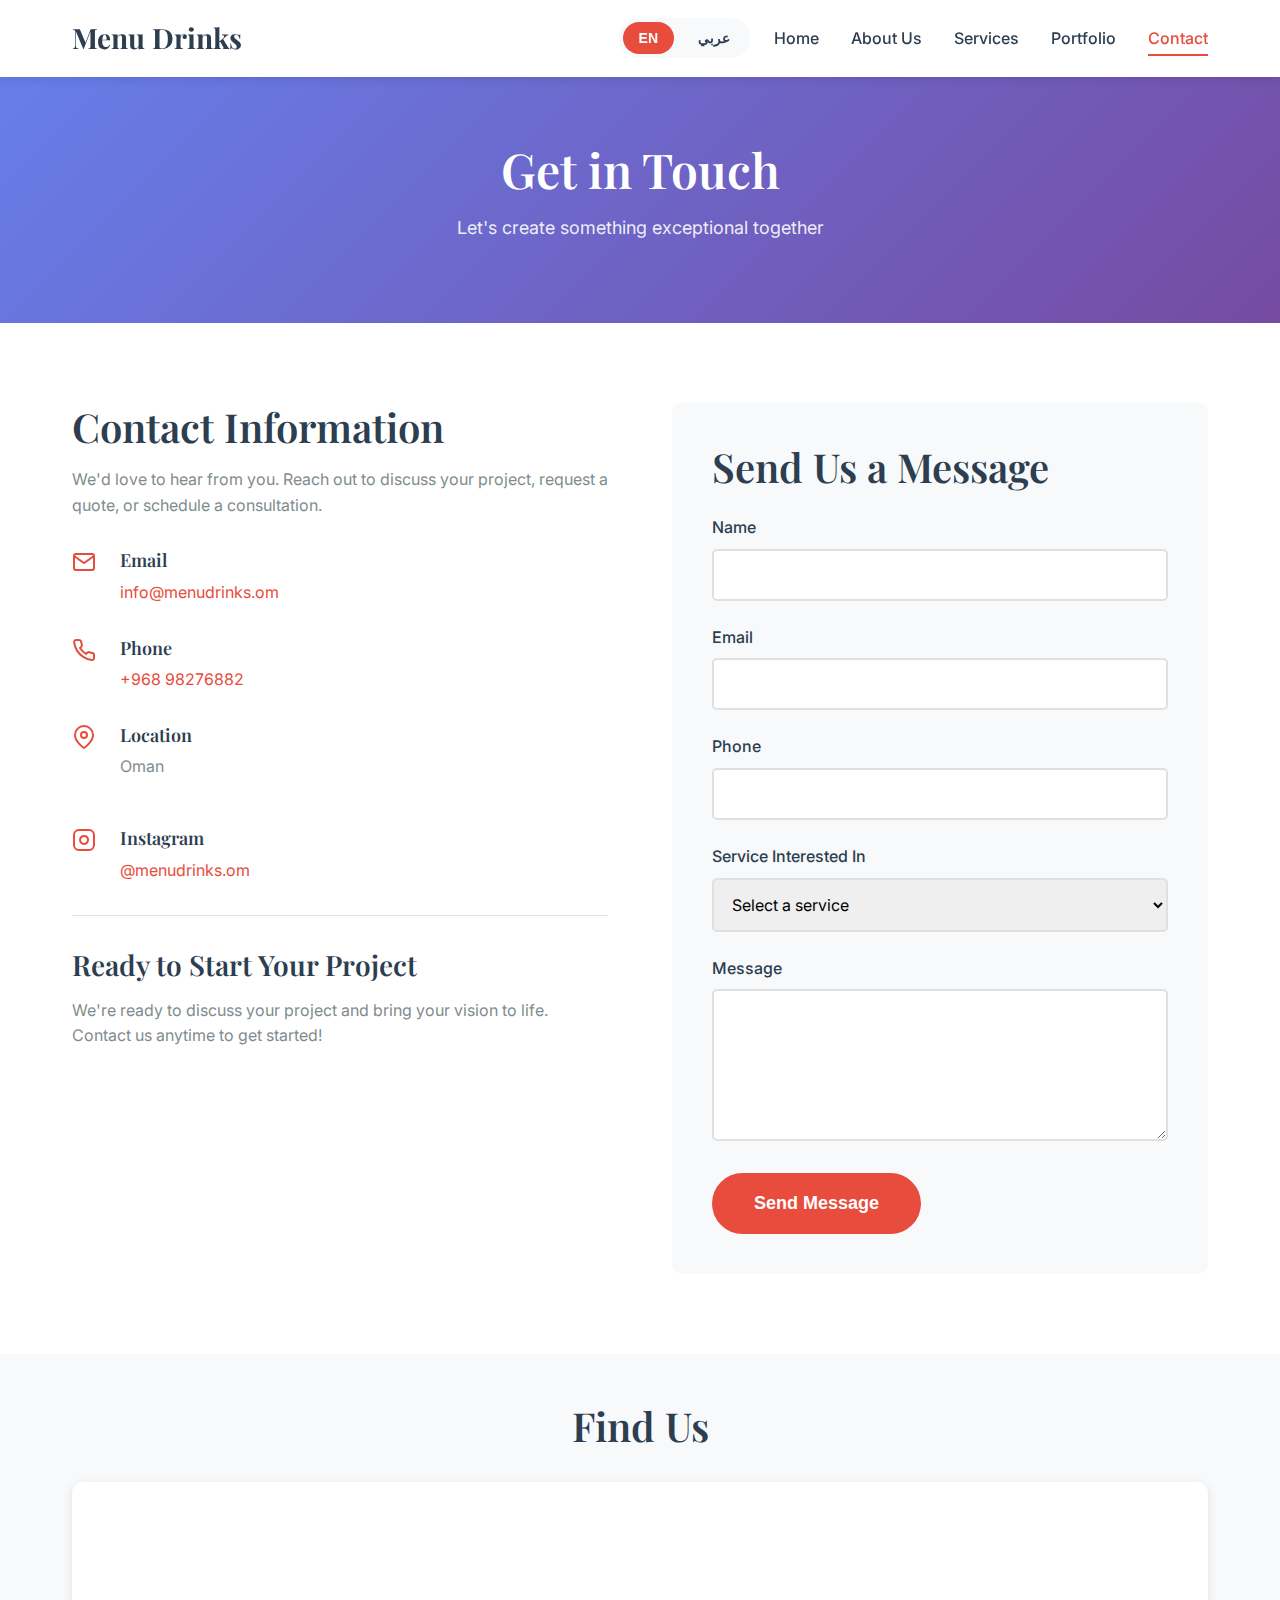
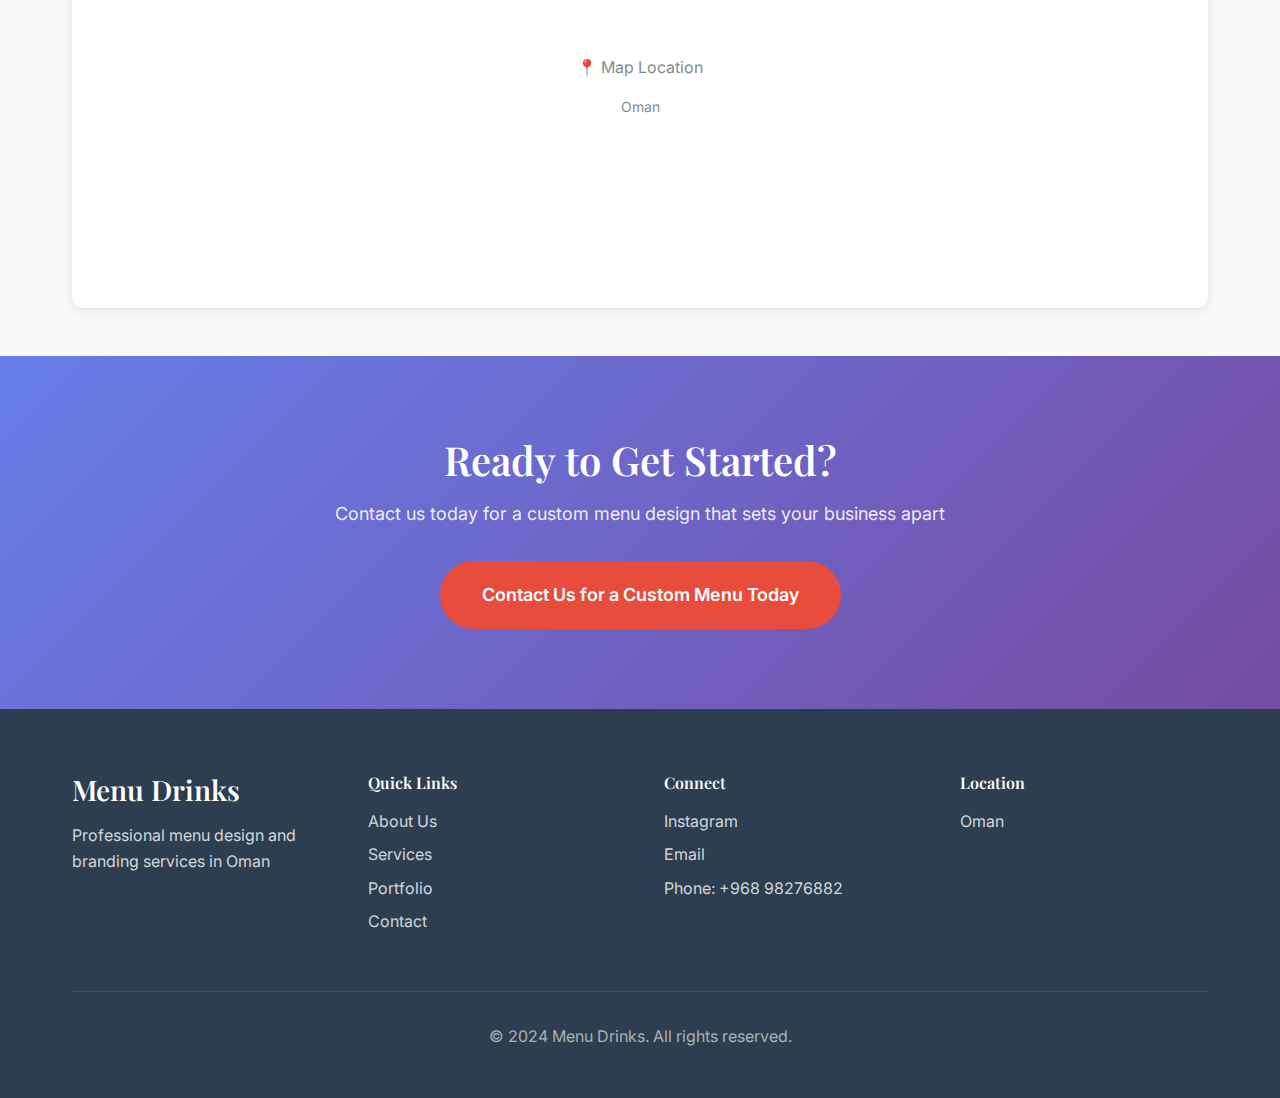
<file: contact.html>
<!DOCTYPE html>
<html lang="en" dir="ltr">
<head>
    <meta charset="UTF-8">
    <meta name="viewport" content="width=device-width, initial-scale=1.0">
    <meta name="description" content="Contact Menu Drinks for custom menu design, branding, and interior concept services in Oman. Get in touch for a consultation and quote.">
    <meta name="keywords" content="contact menu design Oman, menu design consultation, beverage branding contact">
    <meta property="og:title" content="Contact Us - Menu Drinks | Get Your Custom Menu Quote">
    <meta property="og:description" content="Get in touch with Menu Drinks for professional menu design, branding, and interior concept services in Oman.">
    <title>Contact Us - Menu Drinks | Get Your Custom Menu Quote</title>
    <link rel="stylesheet" href="styles.css">
    <link rel="preconnect" href="https://fonts.googleapis.com">
    <link rel="preconnect" href="https://fonts.gstatic.com" crossorigin>
    <link href="https://fonts.googleapis.com/css2?family=Playfair+Display:wght@400;600;700&family=Inter:wght@300;400;500;600;700&display=swap" rel="stylesheet">
    <link href="https://fonts.googleapis.com/css2?family=Cairo:wght@400;600;700&display=swap" rel="stylesheet">
</head>
<body>
    <!-- Navigation -->
    <nav class="navbar">
        <div class="container">
            <div class="nav-wrapper">
                <a href="index.html" class="logo">Menu Drinks</a>
                <div class="nav-right">
                    <div class="language-switcher">
                        <button class="lang-btn active" data-lang="en">EN</button>
                        <button class="lang-btn" data-lang="ar">عربي</button>
                    </div>
                    <button class="mobile-menu-toggle" aria-label="Toggle menu">
                        <span></span>
                        <span></span>
                        <span></span>
                    </button>
                    <ul class="nav-menu">
                        <li><a href="index.html" data-i18n="nav.home">Home</a></li>
                        <li><a href="about.html" data-i18n="nav.about">About Us</a></li>
                        <li><a href="services.html" data-i18n="nav.services">Services</a></li>
                        <li><a href="portfolio.html" data-i18n="nav.portfolio">Portfolio</a></li>
                        <li><a href="contact.html" class="active" data-i18n="nav.contact">Contact</a></li>
                    </ul>
                </div>
            </div>
        </div>
    </nav>

    <!-- Page Header -->
    <section class="page-header">
        <div class="container">
            <h1 data-i18n="contact.title">Get in Touch</h1>
            <p data-i18n="contact.subtitle">Let's create something exceptional together</p>
        </div>
    </section>

    <!-- Contact Section -->
    <section class="contact-section">
        <div class="container">
            <div class="contact-wrapper">
                <div class="contact-info">
                    <h2 data-i18n="contact.info.title">Contact Information</h2>
                    <p data-i18n="contact.info.desc">We'd love to hear from you. Reach out to discuss your project, request a quote, or schedule a consultation.</p>
                    
                    <div class="contact-details">
                        <div class="contact-item">
                            <div class="contact-icon">
                                <svg width="24" height="24" viewBox="0 0 24 24" fill="none" stroke="currentColor" stroke-width="2">
                                    <path d="M4 4h16c1.1 0 2 .9 2 2v12c0 1.1-.9 2-2 2H4c-1.1 0-2-.9-2-2V6c0-1.1.9-2 2-2z"></path>
                                    <polyline points="22,6 12,13 2,6"></polyline>
                                </svg>
                            </div>
                            <div>
                                <h3 data-i18n="contact.info.email">Email</h3>
                                <a href="mailto:info@menudrinks.om">info@menudrinks.om</a>
                            </div>
                        </div>

                        <div class="contact-item">
                            <div class="contact-icon">
                                <svg width="24" height="24" viewBox="0 0 24 24" fill="none" stroke="currentColor" stroke-width="2">
                                    <path d="M22 16.92v3a2 2 0 0 1-2.18 2 19.79 19.79 0 0 1-8.63-3.07 19.5 19.5 0 0 1-6-6 19.79 19.79 0 0 1-3.07-8.67A2 2 0 0 1 4.11 2h3a2 2 0 0 1 2 1.72 12.84 12.84 0 0 0 .7 2.81 2 2 0 0 1-.45 2.11L8.09 9.91a16 16 0 0 0 6 6l1.27-1.27a2 2 0 0 1 2.11-.45 12.84 12.84 0 0 0 2.81.7A2 2 0 0 1 22 16.92z"></path>
                                </svg>
                            </div>
                            <div>
                                <h3 data-i18n="contact.info.phone">Phone</h3>
                                <a href="tel:+96898276882">+968 98276882</a>
                            </div>
                        </div>

                        <div class="contact-item">
                            <div class="contact-icon">
                                <svg width="24" height="24" viewBox="0 0 24 24" fill="none" stroke="currentColor" stroke-width="2">
                                    <path d="M21 10c0 7-9 13-9 13s-9-6-9-13a9 9 0 0 1 18 0z"></path>
                                    <circle cx="12" cy="10" r="3"></circle>
                                </svg>
                            </div>
                            <div>
                                <h3 data-i18n="contact.info.location">Location</h3>
                                <p>Oman</p>
                            </div>
                        </div>

                        <div class="contact-item">
                            <div class="contact-icon">
                                <svg width="24" height="24" viewBox="0 0 24 24" fill="none" stroke="currentColor" stroke-width="2">
                                    <rect x="2" y="2" width="20" height="20" rx="5" ry="5"></rect>
                                    <path d="M16 11.37A4 4 0 1 1 12.63 8 4 4 0 0 1 16 11.37z"></path>
                                    <line x1="17.5" y1="6.5" x2="17.51" y2="6.5"></line>
                                </svg>
                            </div>
                            <div>
                                <h3 data-i18n="contact.info.instagram">Instagram</h3>
                                <a href="https://instagram.com/menudrinks.om" target="_blank" rel="noopener">@menudrinks.om</a>
                            </div>
                        </div>
                    </div>

                    <div class="business-hours">
                        <h3 data-i18n="contact.readiness.title">Ready to Start Your Project</h3>
                        <p data-i18n="contact.readiness.desc">We're ready to discuss your project and bring your vision to life. Contact us anytime to get started!</p>
                    </div>
                </div>

                <div class="contact-form-wrapper">
                    <h2 data-i18n="contact.form.title">Send Us a Message</h2>
                    <form class="contact-form" id="contactForm">
                        <div class="form-group">
                            <label for="name" data-i18n="contact.form.name">Name *</label>
                            <input type="text" id="name" name="name" required>
                        </div>

                        <div class="form-group">
                            <label for="email" data-i18n="contact.form.email">Email *</label>
                            <input type="email" id="email" name="email" required>
                        </div>

                        <div class="form-group">
                            <label for="phone" data-i18n="contact.form.phone">Phone</label>
                            <input type="tel" id="phone" name="phone">
                        </div>

                        <div class="form-group">
                            <label for="service" data-i18n="contact.form.service">Service Interested In</label>
                            <select id="service" name="service">
                                <option value="" data-i18n="contact.form.selectService">Select a service</option>
                                <option value="menu-design" data-i18n="contact.form.service1">Custom Menu Design</option>
                                <option value="branding" data-i18n="contact.form.service2">Branding & Visual Identity</option>
                                <option value="interior" data-i18n="contact.form.service3">Interior Concept Design</option>
                                <option value="consultation" data-i18n="contact.form.service4">Consultation & Strategy</option>
                                <option value="complete" data-i18n="contact.form.service5">Complete Package</option>
                                <option value="other" data-i18n="contact.form.service6">Other</option>
                            </select>
                        </div>

                        <div class="form-group">
                            <label for="message" data-i18n="contact.form.message">Message *</label>
                            <textarea id="message" name="message" rows="6" required></textarea>
                        </div>

                        <button type="submit" class="btn btn-primary btn-large" data-i18n="contact.form.send">Send Message</button>
                    </form>
                    <div id="formMessage" class="form-message"></div>
                </div>
            </div>
        </div>
    </section>

    <!-- Map Section -->
    <section class="map-section">
        <div class="container">
            <h2 data-i18n="contact.map.title">Find Us</h2>
            <div class="map-placeholder">
                <p>📍 Map Location</p>
                <p class="map-note">Oman</p>
            </div>
        </div>
    </section>

    <!-- CTA Section -->
    <section class="cta-section">
        <div class="container">
            <div class="cta-content">
                <h2>Ready to Get Started?</h2>
                <p>Contact us today for a custom menu design that sets your business apart</p>
                <a href="contact.html" class="btn btn-primary btn-large">Contact Us for a Custom Menu Today</a>
            </div>
        </div>
    </section>

    <!-- Footer -->
    <footer class="footer">
        <div class="container">
            <div class="footer-content">
                <div class="footer-section">
                    <h3>Menu Drinks</h3>
                    <p data-i18n="footer.tagline">Professional menu design and branding services in Oman</p>
                </div>
                <div class="footer-section">
                    <h4 data-i18n="footer.quickLinks">Quick Links</h4>
                    <ul>
                        <li><a href="about.html" data-i18n="nav.about">About Us</a></li>
                        <li><a href="services.html" data-i18n="nav.services">Services</a></li>
                        <li><a href="portfolio.html" data-i18n="nav.portfolio">Portfolio</a></li>
                        <li><a href="contact.html" data-i18n="nav.contact">Contact</a></li>
                    </ul>
                </div>
                <div class="footer-section">
                    <h4 data-i18n="footer.connect">Connect</h4>
                    <ul>
                        <li><a href="https://instagram.com/menudrinks.om" target="_blank" rel="noopener">Instagram</a></li>
                        <li><a href="mailto:info@menudrinks.om" data-i18n="footer.email">Email</a></li>
                        <li><a href="tel:+96898276882">Phone: +968 98276882</a></li>
                    </ul>
                </div>
                <div class="footer-section">
                    <h4 data-i18n="footer.location">Location</h4>
                    <p>Oman</p>
                </div>
            </div>
            <div class="footer-bottom">
                <p data-i18n="footer.copyright">&copy; 2024 Menu Drinks. All rights reserved.</p>
            </div>
        </div>
    </footer>

    <script src="translations.js"></script>
    <script src="script.js"></script>
</body>
</html>
</file>
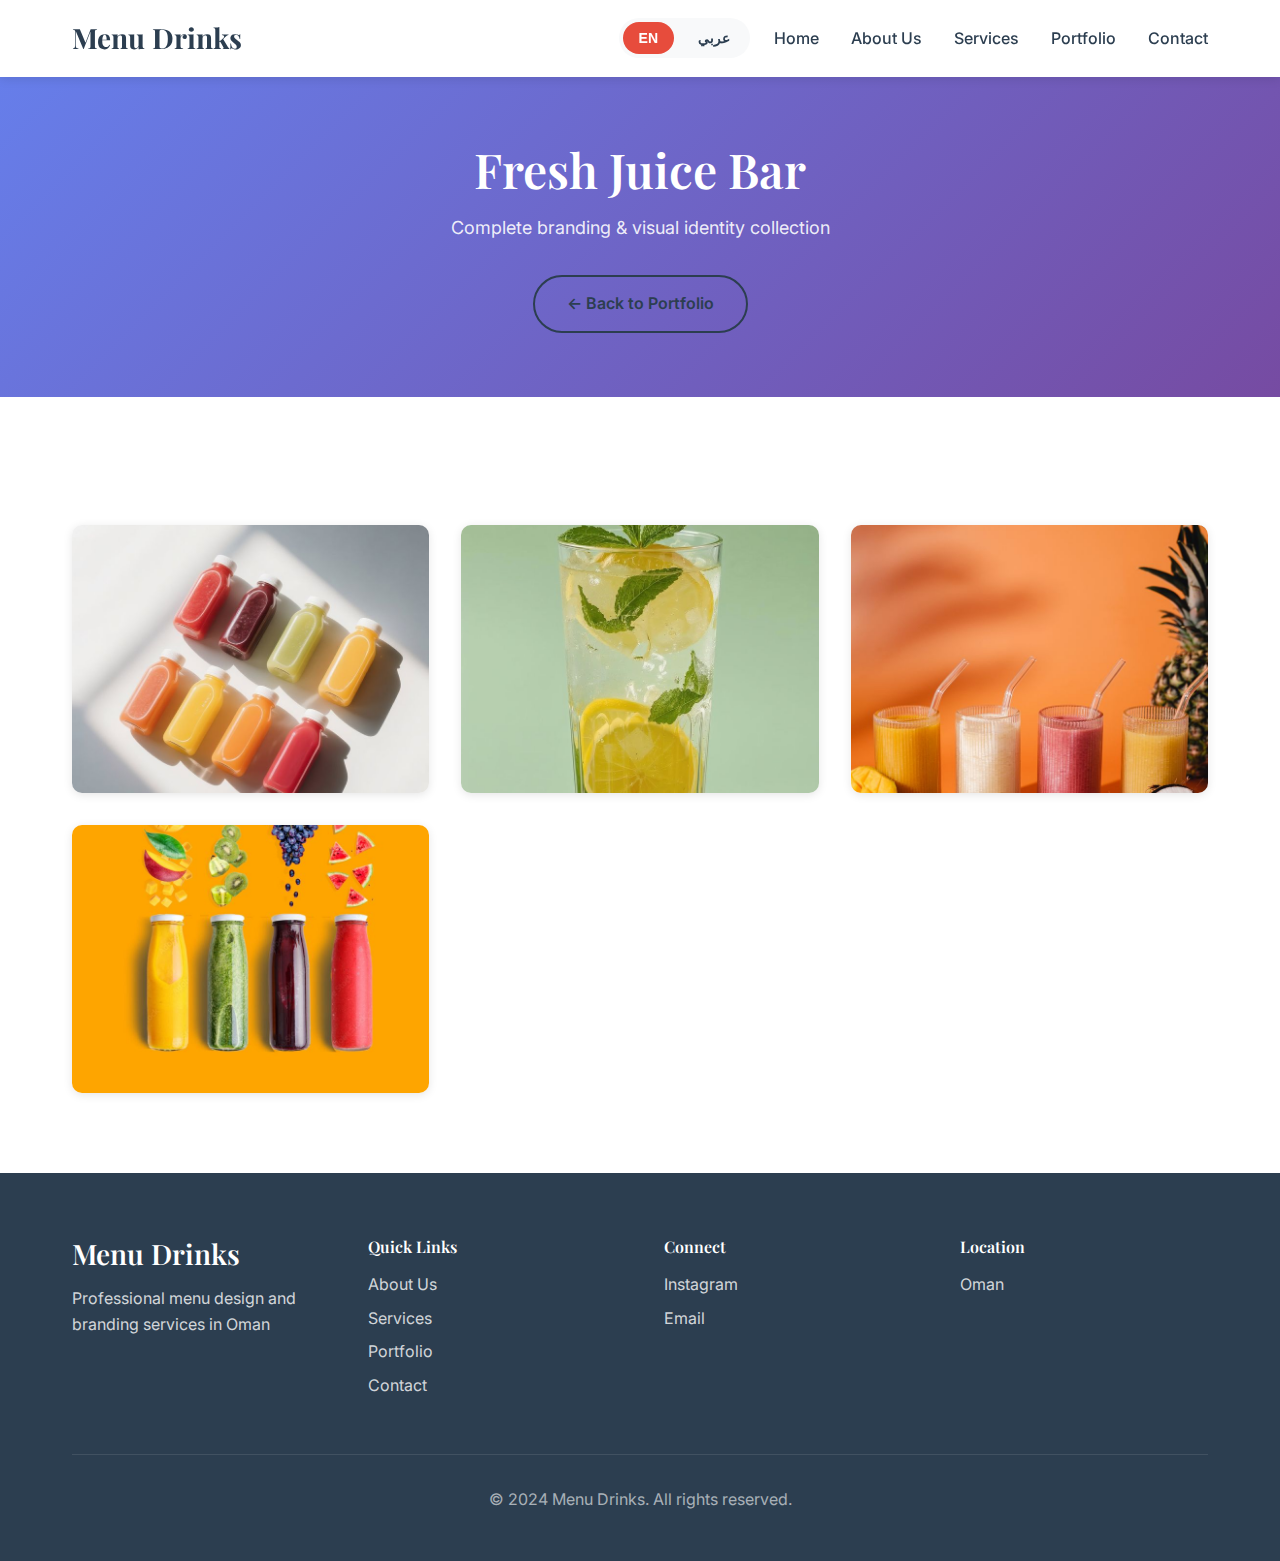
<file: juice-gallery.html>
<!DOCTYPE html>
<html lang="en" dir="ltr">
<head>
    <meta charset="UTF-8">
    <meta name="viewport" content="width=device-width, initial-scale=1.0">
    <meta name="description" content="Fresh Juice Bar - Juice and smoothie menu design gallery by Menu Drinks">
    <meta name="keywords" content="juice menu design, fresh juice bar, smoothie menu, menu design gallery">
    <title>Fresh Juice Bar - Menu Drinks Gallery</title>
    <link rel="stylesheet" href="styles.css">
    <link rel="preconnect" href="https://fonts.googleapis.com">
    <link rel="preconnect" href="https://fonts.gstatic.com" crossorigin>
    <link href="https://fonts.googleapis.com/css2?family=Playfair+Display:wght@400;600;700&family=Inter:wght@300;400;500;600;700&display=swap" rel="stylesheet">
    <link href="https://fonts.googleapis.com/css2?family=Cairo:wght@400;600;700&display=swap" rel="stylesheet">
</head>
<body>
    <!-- Navigation -->
    <nav class="navbar">
        <div class="container">
            <div class="nav-wrapper">
                <a href="index.html" class="logo">Menu Drinks</a>
                <div class="nav-right">
                    <div class="language-switcher">
                        <button class="lang-btn active" data-lang="en">EN</button>
                        <button class="lang-btn" data-lang="ar">عربي</button>
                    </div>
                    <button class="mobile-menu-toggle" aria-label="Toggle menu">
                        <span></span>
                        <span></span>
                        <span></span>
                    </button>
                    <ul class="nav-menu">
                        <li><a href="index.html" data-i18n="nav.home">Home</a></li>
                        <li><a href="about.html" data-i18n="nav.about">About Us</a></li>
                        <li><a href="services.html" data-i18n="nav.services">Services</a></li>
                        <li><a href="portfolio.html" data-i18n="nav.portfolio">Portfolio</a></li>
                        <li><a href="contact.html" data-i18n="nav.contact">Contact</a></li>
                    </ul>
                </div>
            </div>
        </div>
    </nav>

    <!-- Page Header -->
    <section class="page-header">
        <div class="container">
            <h1 data-i18n="juiceGallery.title">Fresh Juice Bar</h1>
            <p data-i18n="juiceGallery.subtitle">Complete branding & visual identity collection</p>
            <a href="portfolio.html" class="btn btn-outline" style="margin-top: 1rem;" data-i18n="juiceGallery.backToPortfolio">← Back to Portfolio</a>
        </div>
    </section>

    <!-- Gallery Section -->
    <section class="tea-gallery">
        <div class="container">
            <div class="gallery-grid">
                <div class="gallery-item">
                    <img src="JUICE.jpg" alt="Fresh Juice Collection" class="gallery-image">
                </div>
                <div class="gallery-item">
                    <img src="Simplicity is the secret to beauty!.jpg" alt="Simple Juice Design" class="gallery-image">
                </div>
                <div class="gallery-item">
                    <img src="Smoothie.jpg" alt="Smoothie Collection" class="gallery-image">
                </div>
                <div class="gallery-item">
                    <img src="Bottle smoothie background Fruits bursting out from bottle.jpg" alt="Fruit Smoothie Bottle" class="gallery-image">
                </div>
            </div>
        </div>
    </section>

    <!-- Footer -->
    <footer class="footer">
        <div class="container">
            <div class="footer-content">
                <div class="footer-section">
                    <h3>Menu Drinks</h3>
                    <p data-i18n="footer.tagline">Professional menu design and branding services in Oman</p>
                </div>
                <div class="footer-section">
                    <h4 data-i18n="footer.quickLinks">Quick Links</h4>
                    <ul>
                        <li><a href="about.html" data-i18n="nav.about">About Us</a></li>
                        <li><a href="services.html" data-i18n="nav.services">Services</a></li>
                        <li><a href="portfolio.html" data-i18n="nav.portfolio">Portfolio</a></li>
                        <li><a href="contact.html" data-i18n="nav.contact">Contact</a></li>
                    </ul>
                </div>
                <div class="footer-section">
                    <h4 data-i18n="footer.connect">Connect</h4>
                    <ul>
                        <li><a href="https://instagram.com/menudrinks.om" target="_blank" rel="noopener">Instagram</a></li>
                        <li><a href="mailto:info@menudrinks.om" data-i18n="footer.email">Email</a></li>
                    </ul>
                </div>
                <div class="footer-section">
                    <h4 data-i18n="footer.location">Location</h4>
                    <p>Oman</p>
                </div>
            </div>
            <div class="footer-bottom">
                <p data-i18n="footer.copyright">&copy; 2024 Menu Drinks. All rights reserved.</p>
            </div>
        </div>
    </footer>

    <script src="translations.js"></script>
    <script src="script.js"></script>
</body>
</html>
</file>
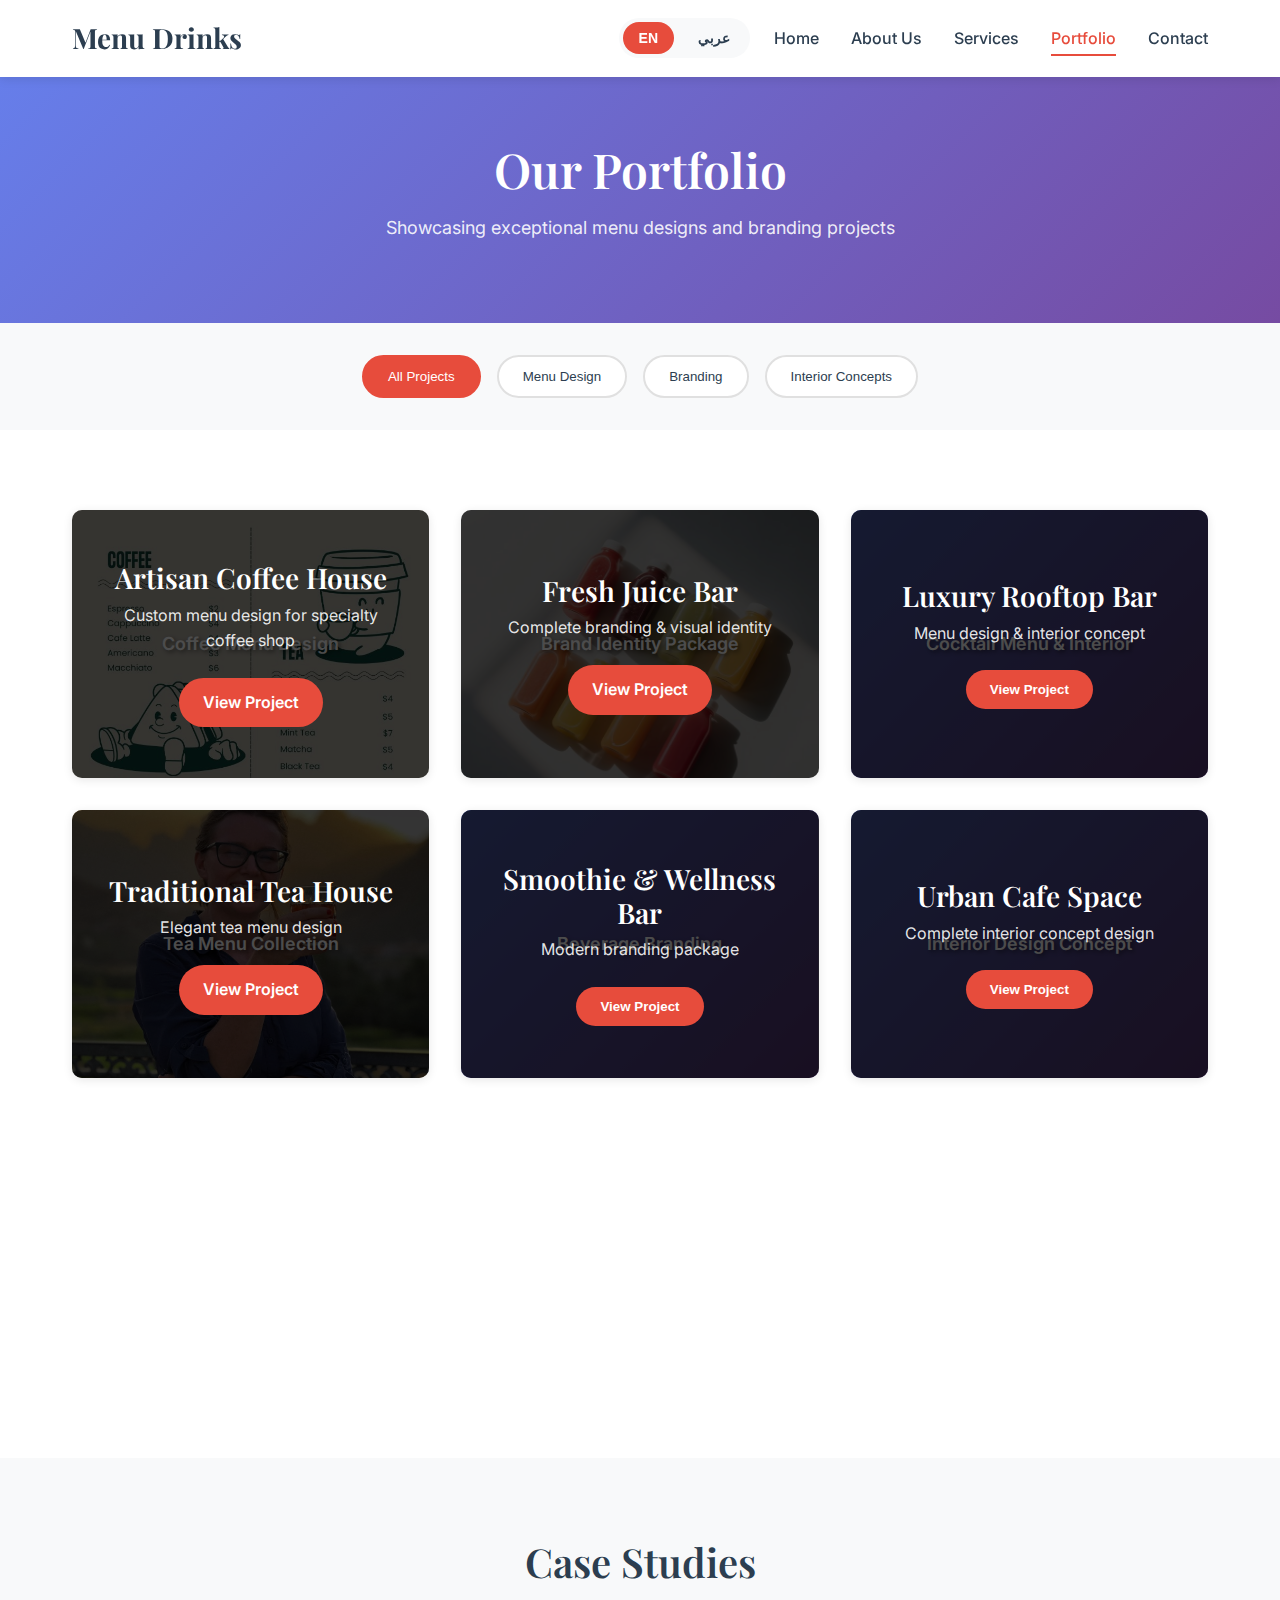
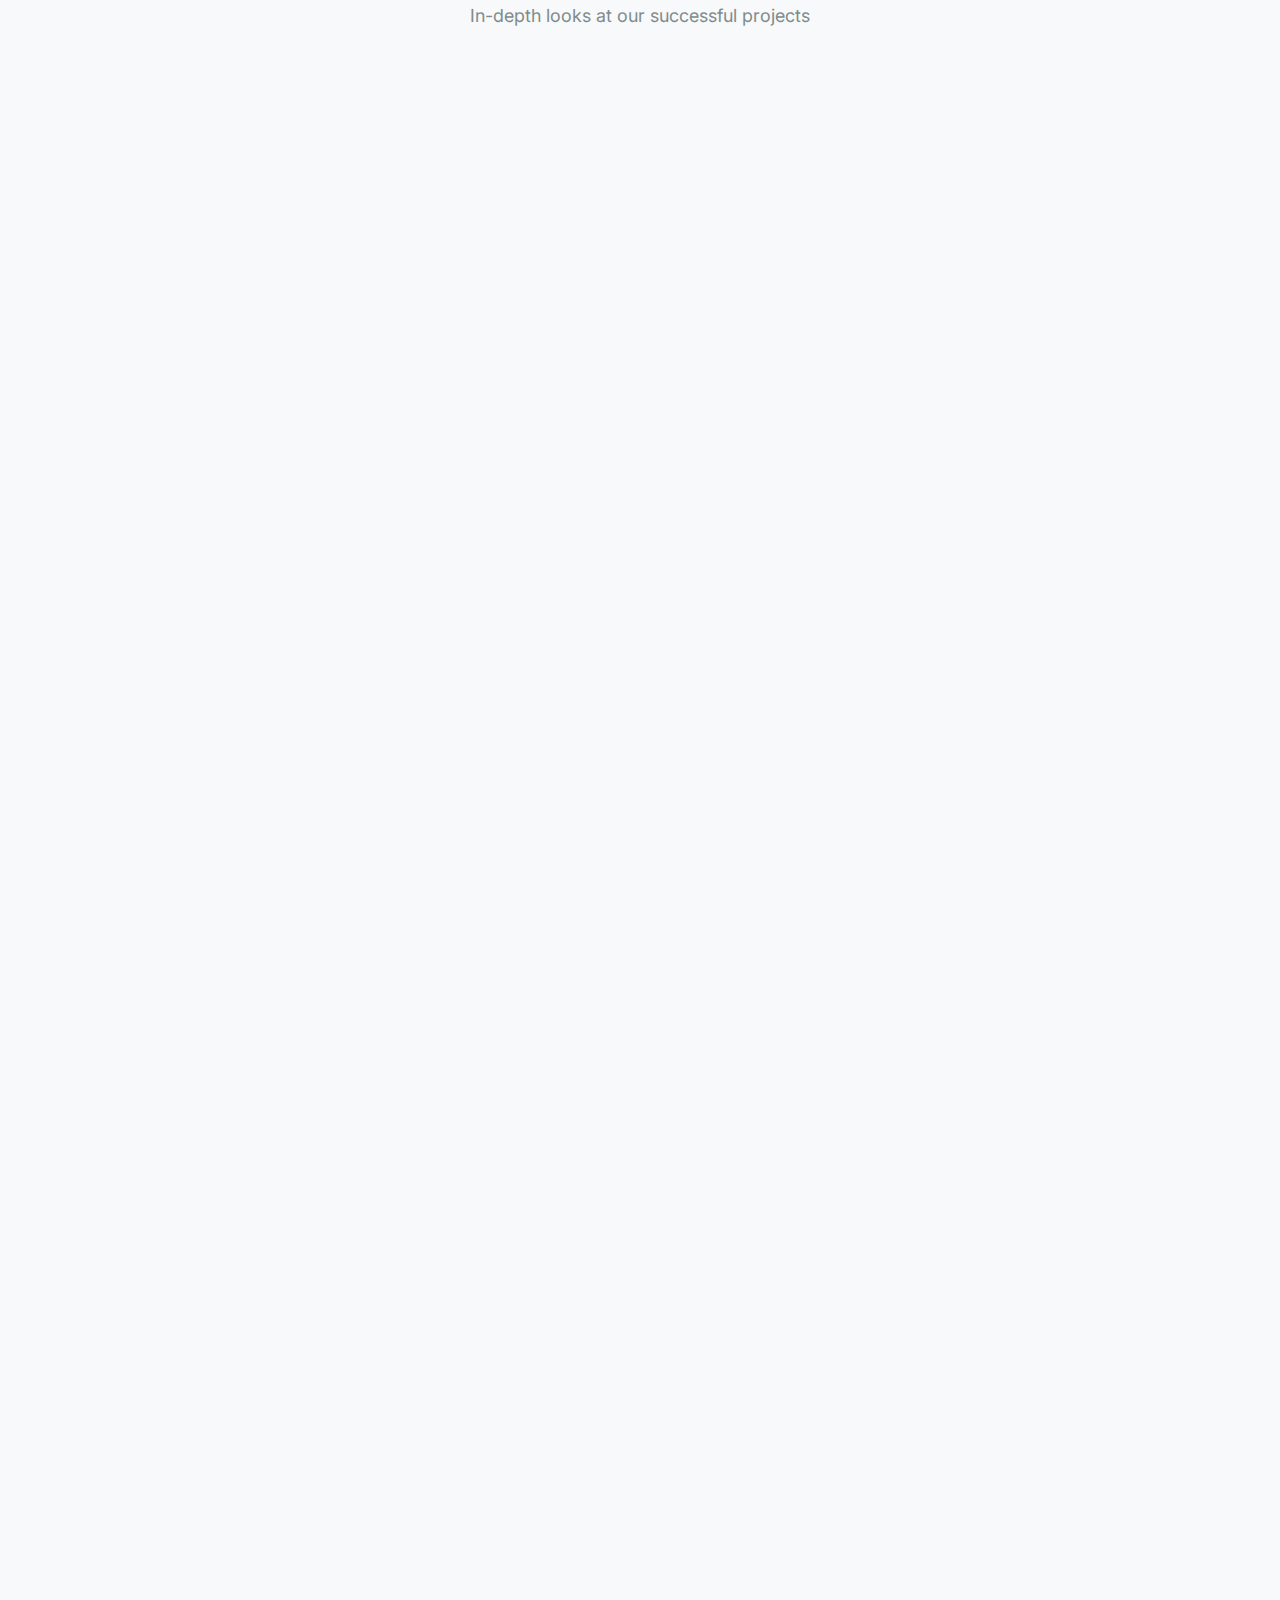
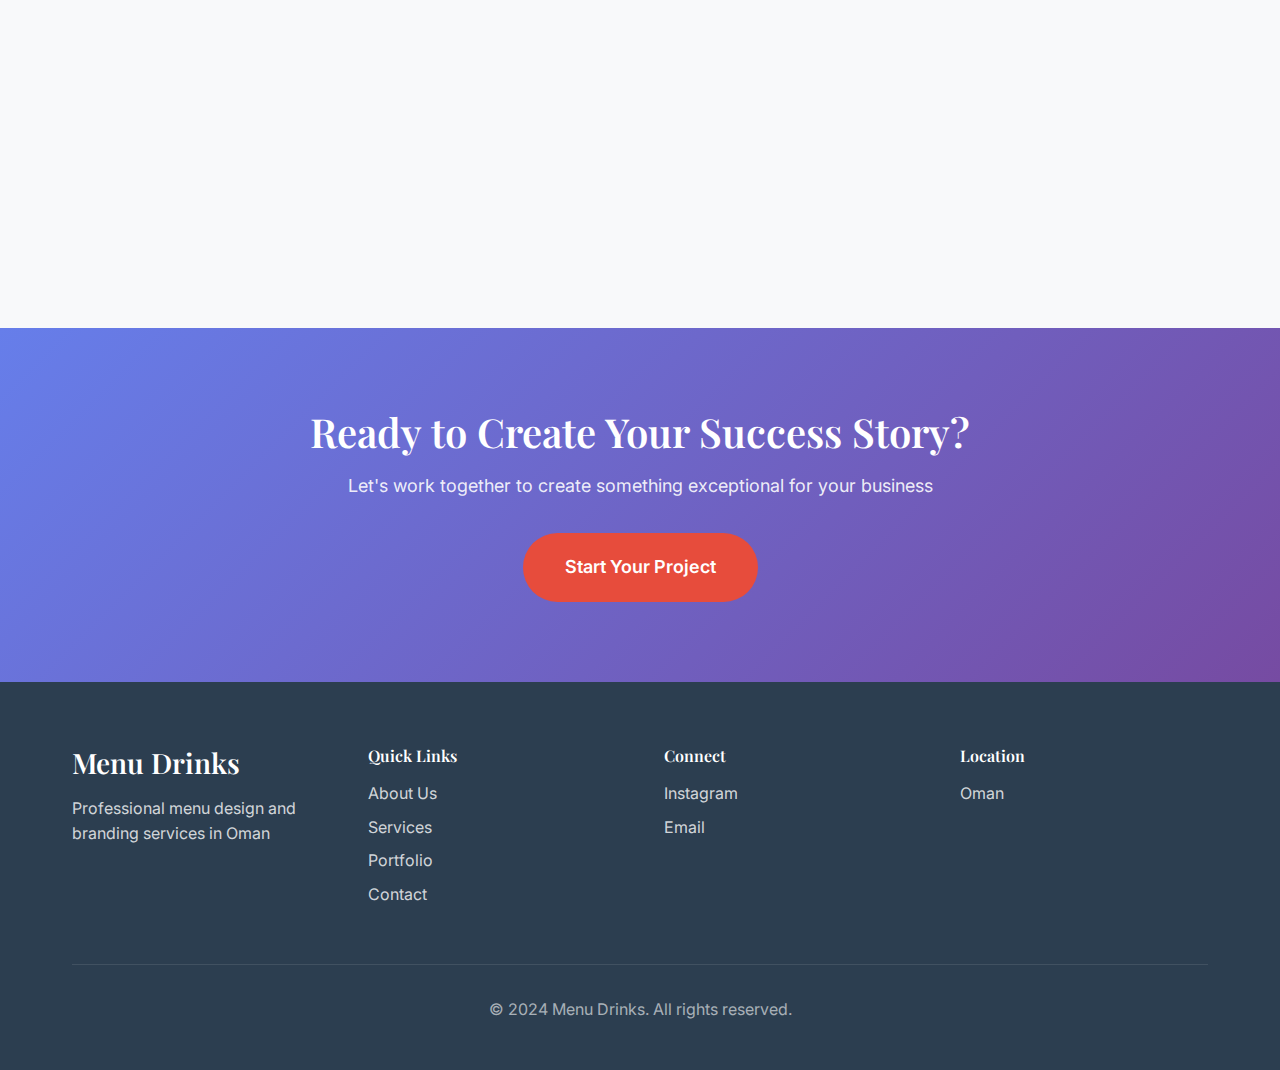
<file: portfolio.html>
<!DOCTYPE html>
<html lang="en" dir="ltr">
<head>
    <meta charset="UTF-8">
    <meta name="viewport" content="width=device-width, initial-scale=1.0">
    <meta name="description" content="View Menu Drinks portfolio - High-quality drink menu designs, branding projects, and case studies from cafes and restaurants across Oman.">
    <meta name="keywords" content="menu design portfolio Oman, beverage menu examples, cafe menu designs, restaurant branding portfolio">
    <meta property="og:title" content="Portfolio - Menu Drinks | Our Work & Case Studies">
    <meta property="og:description" content="Explore our portfolio of custom drink menu designs, branding projects, and interior concepts for cafes and restaurants in Oman.">
    <title>Portfolio - Menu Drinks | Our Work & Case Studies</title>
    <link rel="stylesheet" href="styles.css">
    <link rel="preconnect" href="https://fonts.googleapis.com">
    <link rel="preconnect" href="https://fonts.gstatic.com" crossorigin>
    <link href="https://fonts.googleapis.com/css2?family=Playfair+Display:wght@400;600;700&family=Inter:wght@300;400;500;600;700&display=swap" rel="stylesheet">
    <link href="https://fonts.googleapis.com/css2?family=Cairo:wght@400;600;700&display=swap" rel="stylesheet">
</head>
<body>
    <!-- Navigation -->
    <nav class="navbar">
        <div class="container">
            <div class="nav-wrapper">
                <a href="index.html" class="logo">Menu Drinks</a>
                <div class="nav-right">
                    <div class="language-switcher">
                        <button class="lang-btn active" data-lang="en">EN</button>
                        <button class="lang-btn" data-lang="ar">عربي</button>
                    </div>
                    <button class="mobile-menu-toggle" aria-label="Toggle menu">
                        <span></span>
                        <span></span>
                        <span></span>
                    </button>
                    <ul class="nav-menu">
                        <li><a href="index.html" data-i18n="nav.home">Home</a></li>
                        <li><a href="about.html" data-i18n="nav.about">About Us</a></li>
                        <li><a href="services.html" data-i18n="nav.services">Services</a></li>
                        <li><a href="portfolio.html" class="active" data-i18n="nav.portfolio">Portfolio</a></li>
                        <li><a href="contact.html" data-i18n="nav.contact">Contact</a></li>
                    </ul>
                </div>
            </div>
        </div>
    </nav>

    <!-- Page Header -->
    <section class="page-header">
        <div class="container">
            <h1 data-i18n="portfolio.title">Our Portfolio</h1>
            <p data-i18n="portfolio.subtitle">Showcasing exceptional menu designs and branding projects</p>
        </div>
    </section>

    <!-- Filter Tabs -->
    <section class="portfolio-filters">
        <div class="container">
            <div class="filter-tabs">
                <button class="filter-btn active" data-filter="all" data-i18n="portfolio.filter.all">All Projects</button>
                <button class="filter-btn" data-filter="menu" data-i18n="portfolio.filter.menu">Menu Design</button>
                <button class="filter-btn" data-filter="branding" data-i18n="portfolio.filter.branding">Branding</button>
                <button class="filter-btn" data-filter="interior" data-i18n="portfolio.filter.interior">Interior Concepts</button>
            </div>
        </div>
    </section>

    <!-- Portfolio Grid -->
    <section class="portfolio-grid-section">
        <div class="container">
            <div class="portfolio-grid">
                <!-- Portfolio Item 1 -->
                <div class="portfolio-item" data-category="menu">
                    <div class="portfolio-image">
                        <div class="image-placeholder" style="background-image: url('Illustration Coffee Shop Price List _ Template Canva.jpg'); background-size: cover; background-position: center;">
                            <span data-i18n="portfolio.item1.title">Coffee Menu Design</span>
                        </div>
                        <div class="portfolio-overlay">
                            <h3 data-i18n="portfolio.item1.name">Artisan Coffee House</h3>
                            <p data-i18n="portfolio.item1.desc">Custom menu design for specialty coffee shop</p>
                            <a href="coffee-gallery.html" class="view-project-btn" data-i18n="portfolio.viewProject">View Project</a>
                        </div>
                    </div>
                </div>

                <!-- Portfolio Item 2 -->
                <div class="portfolio-item" data-category="branding">
                    <div class="portfolio-image">
                        <div class="image-placeholder" style="background-image: url('JUICE.jpg'); background-size: cover; background-position: center;">
                            <span data-i18n="portfolio.item2.title">Brand Identity Package</span>
                        </div>
                        <div class="portfolio-overlay">
                            <h3 data-i18n="portfolio.item2.name">Fresh Juice Bar</h3>
                            <p data-i18n="portfolio.item2.desc">Complete branding & visual identity</p>
                            <a href="juice-gallery.html" class="view-project-btn" data-i18n="portfolio.viewProject">View Project</a>
                        </div>
                    </div>
                </div>

                <!-- Portfolio Item 3 -->
                <div class="portfolio-item" data-category="menu interior">
                    <div class="portfolio-image">
                        <div class="image-placeholder">
                            <span data-i18n="portfolio.item3.title">Cocktail Menu & Interior</span>
                        </div>
                        <div class="portfolio-overlay">
                            <h3 data-i18n="portfolio.item3.name">Luxury Rooftop Bar</h3>
                            <p data-i18n="portfolio.item3.desc">Menu design & interior concept</p>
                            <button class="view-project-btn" data-i18n="portfolio.viewProject">View Project</button>
                        </div>
                    </div>
                </div>

                <!-- Portfolio Item 4 -->
                <div class="portfolio-item" data-category="menu">
                    <div class="portfolio-image">
                        <div class="image-placeholder" style="background-image: url('team.jpg'); background-size: cover; background-position: center;">
                            <span data-i18n="portfolio.item4.title">Tea Menu Collection</span>
                        </div>
                        <div class="portfolio-overlay">
                            <h3 data-i18n="portfolio.item4.name">Traditional Tea House</h3>
                            <p data-i18n="portfolio.item4.desc">Elegant tea menu design</p>
                            <a href="tea-gallery.html" class="view-project-btn" data-i18n="portfolio.viewProject">View Project</a>
                        </div>
                    </div>
                </div>

                <!-- Portfolio Item 5 -->
                <div class="portfolio-item" data-category="branding">
                    <div class="portfolio-image">
                        <div class="image-placeholder">
                            <span data-i18n="portfolio.item5.title">Beverage Branding</span>
                        </div>
                        <div class="portfolio-overlay">
                            <h3 data-i18n="portfolio.item5.name">Smoothie & Wellness Bar</h3>
                            <p data-i18n="portfolio.item5.desc">Modern branding package</p>
                            <button class="view-project-btn" data-i18n="portfolio.viewProject">View Project</button>
                        </div>
                    </div>
                </div>

                <!-- Portfolio Item 6 -->
                <div class="portfolio-item" data-category="interior">
                    <div class="portfolio-image">
                        <div class="image-placeholder">
                            <span data-i18n="portfolio.item6.title">Interior Design Concept</span>
                        </div>
                        <div class="portfolio-overlay">
                            <h3 data-i18n="portfolio.item6.name">Urban Cafe Space</h3>
                            <p data-i18n="portfolio.item6.desc">Complete interior concept design</p>
                            <button class="view-project-btn" data-i18n="portfolio.viewProject">View Project</button>
                        </div>
                    </div>
                </div>

                <!-- Portfolio Item 7 -->
                <div class="portfolio-item" data-category="menu branding">
                    <div class="portfolio-image">
                        <div class="image-placeholder">
                            <span data-i18n="portfolio.item7.title">Menu & Brand Package</span>
                        </div>
                        <div class="portfolio-overlay">
                            <h3 data-i18n="portfolio.item7.name">Boutique Coffee Roastery</h3>
                            <p data-i18n="portfolio.item7.desc">Menu design & brand identity</p>
                            <button class="view-project-btn" data-i18n="portfolio.viewProject">View Project</button>
                        </div>
                    </div>
                </div>

                <!-- Portfolio Item 8 -->
                <div class="portfolio-item" data-category="menu">
                    <div class="portfolio-image">
                        <div class="image-placeholder">
                            <span data-i18n="portfolio.item8.title">Digital Menu Design</span>
                        </div>
                        <div class="portfolio-overlay">
                            <h3 data-i18n="portfolio.item8.name">Modern Restaurant Chain</h3>
                            <p data-i18n="portfolio.item8.desc">Digital menu system design</p>
                            <button class="view-project-btn" data-i18n="portfolio.viewProject">View Project</button>
                        </div>
                    </div>
                </div>

                <!-- Portfolio Item 9 -->
                <div class="portfolio-item" data-category="interior branding">
                    <div class="portfolio-image">
                        <div class="image-placeholder">
                            <span data-i18n="portfolio.item9.title">Complete Brand Experience</span>
                        </div>
                        <div class="portfolio-overlay">
                            <h3 data-i18n="portfolio.item9.name">Beachfront Cafe</h3>
                            <p data-i18n="portfolio.item9.desc">Branding & interior concept</p>
                            <button class="view-project-btn" data-i18n="portfolio.viewProject">View Project</button>
                        </div>
                    </div>
                </div>
            </div>
        </div>
    </section>

    <!-- Case Studies Section -->
    <section class="case-studies">
        <div class="container">
            <div class="section-header">
                <h2 data-i18n="portfolio.caseStudies.title">Case Studies</h2>
                <p data-i18n="portfolio.caseStudies.subtitle">In-depth looks at our successful projects</p>
            </div>
            <div class="case-studies-grid">
                <div class="case-study-card">
                    <div class="case-study-image">
                        <div class="image-placeholder">
                            <span data-i18n="portfolio.case1.title">Case Study 1</span>
                        </div>
                    </div>
                    <div class="case-study-content">
                        <h3 data-i18n="portfolio.case1.title">Transforming a Local Cafe</h3>
                        <p class="case-study-meta" data-i18n="portfolio.case1.meta">Menu Design + Branding | 2024</p>
                        <p data-i18n="portfolio.case1.desc">A complete transformation of a traditional cafe into a modern, Instagram-worthy destination. We redesigned their menu, created a new brand identity, and developed interior concepts that increased foot traffic by 40%.</p>
                        <ul class="case-study-results">
                            <li data-i18n="portfolio.case1.result1">✓ 40% increase in customer visits</li>
                            <li data-i18n="portfolio.case1.result2">✓ 25% increase in average order value</li>
                            <li data-i18n="portfolio.case1.result3">✓ Enhanced brand recognition</li>
                        </ul>
                        <a href="#" class="read-more-link" data-i18n="portfolio.readMore">Read Full Case Study →</a>
                    </div>
                </div>

                <div class="case-study-card">
                    <div class="case-study-image">
                        <div class="image-placeholder">
                            <span data-i18n="portfolio.case2.title">Case Study 2</span>
                        </div>
                    </div>
                    <div class="case-study-content">
                        <h3 data-i18n="portfolio.case2.title">Launching a New Beverage Brand</h3>
                        <p class="case-study-meta" data-i18n="portfolio.case2.meta">Complete Brand Package | 2024</p>
                        <p data-i18n="portfolio.case2.desc">From concept to launch, we developed a complete brand identity for a new premium juice bar. The project included logo design, menu creation, packaging, and interior concept design, resulting in a successful grand opening.</p>
                        <ul class="case-study-results">
                            <li data-i18n="portfolio.case2.result1">✓ Successful brand launch</li>
                            <li data-i18n="portfolio.case2.result2">✓ Strong social media presence</li>
                            <li data-i18n="portfolio.case2.result3">✓ Positive customer feedback</li>
                        </ul>
                        <a href="#" class="read-more-link" data-i18n="portfolio.readMore">Read Full Case Study →</a>
                    </div>
                </div>

                <div class="case-study-card">
                    <div class="case-study-image">
                        <div class="image-placeholder">
                            <span data-i18n="portfolio.case3.title">Case Study 3</span>
                        </div>
                    </div>
                    <div class="case-study-content">
                        <h3 data-i18n="portfolio.case3.title">Rebranding a Restaurant Chain</h3>
                        <p class="case-study-meta" data-i18n="portfolio.case3.meta">Branding + Menu Redesign | 2023</p>
                        <p data-i18n="portfolio.case3.desc">We helped a multi-location restaurant chain rebrand and redesign their beverage menus across all locations. The cohesive new identity improved brand consistency and customer experience throughout the chain.</p>
                        <ul class="case-study-results">
                            <li data-i18n="portfolio.case3.result1">✓ Consistent brand across locations</li>
                            <li data-i18n="portfolio.case3.result2">✓ Improved customer satisfaction</li>
                            <li data-i18n="portfolio.case3.result3">✓ Streamlined operations</li>
                        </ul>
                        <a href="#" class="read-more-link" data-i18n="portfolio.readMore">Read Full Case Study →</a>
                    </div>
                </div>
            </div>
        </div>
    </section>

    <!-- CTA Section -->
    <section class="cta-section">
        <div class="container">
            <div class="cta-content">
                <h2 data-i18n="portfolio.cta.title">Ready to Create Your Success Story?</h2>
                <p data-i18n="portfolio.cta.subtitle">Let's work together to create something exceptional for your business</p>
                <a href="contact.html" class="btn btn-primary btn-large" data-i18n="portfolio.cta.button">Start Your Project</a>
            </div>
        </div>
    </section>

    <!-- Footer -->
    <footer class="footer">
        <div class="container">
            <div class="footer-content">
                <div class="footer-section">
                    <h3>Menu Drinks</h3>
                    <p data-i18n="footer.tagline">Professional menu design and branding services in Oman</p>
                </div>
                <div class="footer-section">
                    <h4 data-i18n="footer.quickLinks">Quick Links</h4>
                    <ul>
                        <li><a href="about.html" data-i18n="nav.about">About Us</a></li>
                        <li><a href="services.html" data-i18n="nav.services">Services</a></li>
                        <li><a href="portfolio.html" data-i18n="nav.portfolio">Portfolio</a></li>
                        <li><a href="contact.html" data-i18n="nav.contact">Contact</a></li>
                    </ul>
                </div>
                <div class="footer-section">
                    <h4 data-i18n="footer.connect">Connect</h4>
                    <ul>
                        <li><a href="https://instagram.com/menudrinks.om" target="_blank" rel="noopener">Instagram</a></li>
                        <li><a href="mailto:info@menudrinks.om" data-i18n="footer.email">Email</a></li>
                    </ul>
                </div>
                <div class="footer-section">
                    <h4 data-i18n="footer.location">Location</h4>
                    <p>Oman</p>
                </div>
            </div>
            <div class="footer-bottom">
                <p data-i18n="footer.copyright">&copy; 2024 Menu Drinks. All rights reserved.</p>
            </div>
        </div>
    </footer>

    <script src="translations.js"></script>
    <script src="script.js"></script>
</body>
</html>
</file>
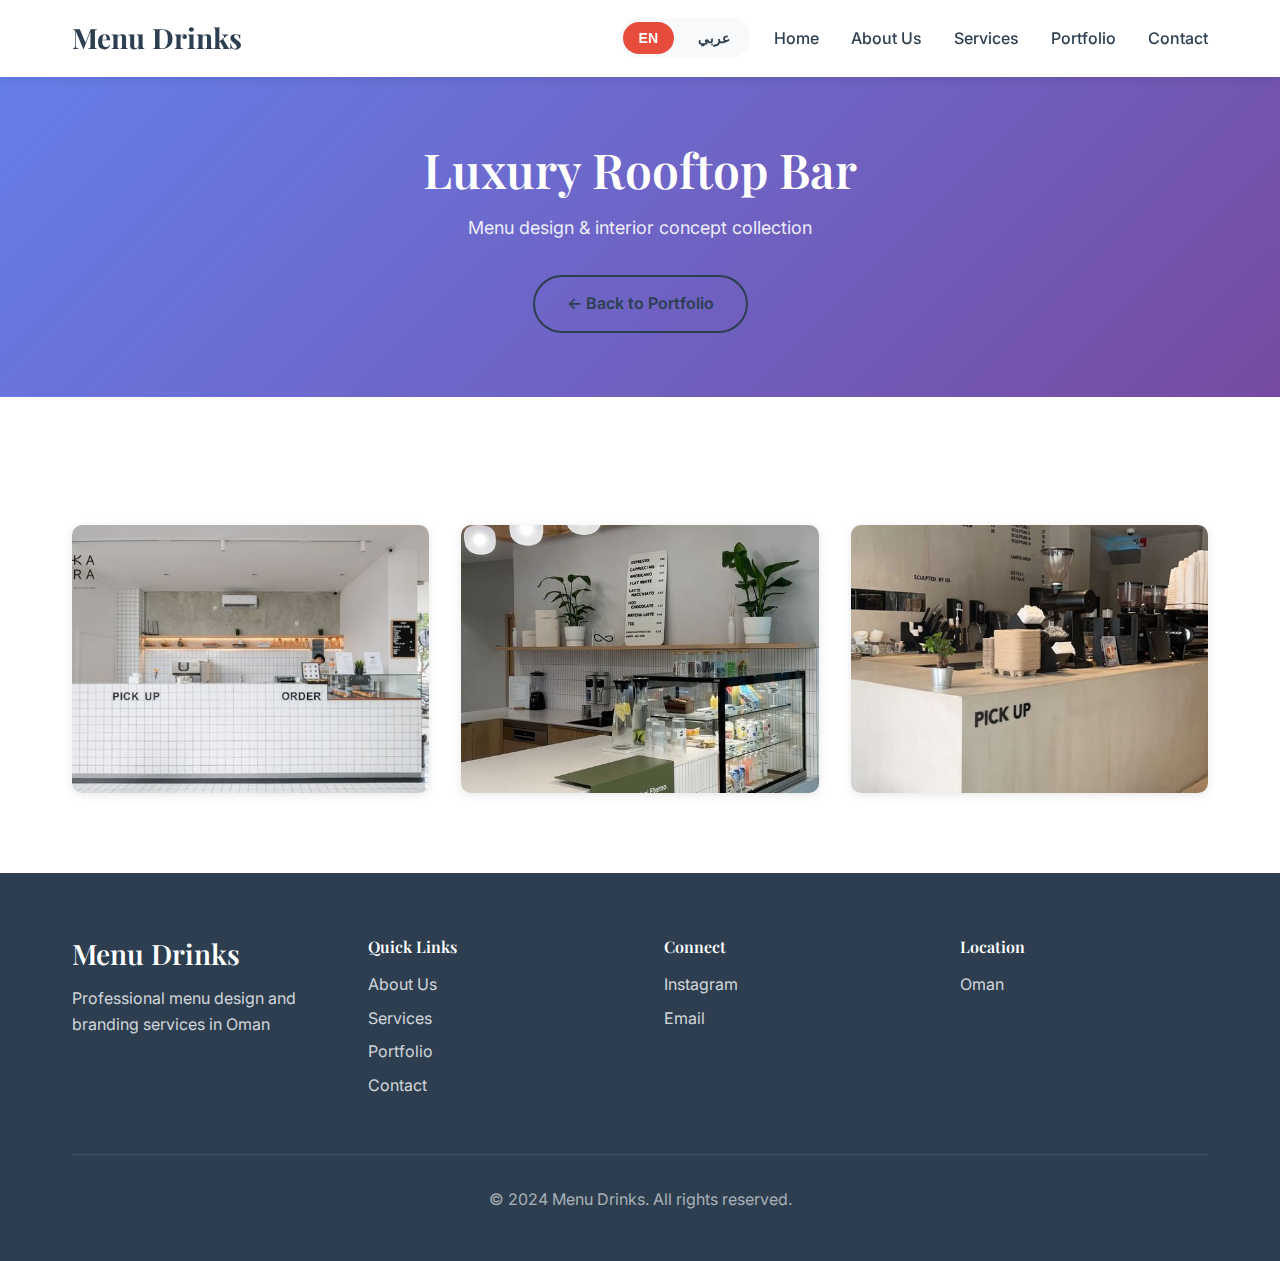
<file: rooftop-gallery.html>
<!DOCTYPE html>
<html lang="en" dir="ltr">
<head>
    <meta charset="UTF-8">
    <meta name="viewport" content="width=device-width, initial-scale=1.0">
    <meta name="description" content="Luxury Rooftop Bar - Cocktail menu and interior design gallery by Menu Drinks">
    <meta name="keywords" content="rooftop bar design, cocktail menu design, interior design, menu design gallery">
    <title>Luxury Rooftop Bar - Menu Drinks Gallery</title>
    <link rel="stylesheet" href="styles.css">
    <link rel="preconnect" href="https://fonts.googleapis.com">
    <link rel="preconnect" href="https://fonts.gstatic.com" crossorigin>
    <link href="https://fonts.googleapis.com/css2?family=Playfair+Display:wght@400;600;700&family=Inter:wght@300;400;500;600;700&display=swap" rel="stylesheet">
    <link href="https://fonts.googleapis.com/css2?family=Cairo:wght@400;600;700&display=swap" rel="stylesheet">
</head>
<body>
    <!-- Navigation -->
    <nav class="navbar">
        <div class="container">
            <div class="nav-wrapper">
                <a href="index.html" class="logo">Menu Drinks</a>
                <div class="nav-right">
                    <div class="language-switcher">
                        <button class="lang-btn active" data-lang="en">EN</button>
                        <button class="lang-btn" data-lang="ar">عربي</button>
                    </div>
                    <button class="mobile-menu-toggle" aria-label="Toggle menu">
                        <span></span>
                        <span></span>
                        <span></span>
                    </button>
                    <ul class="nav-menu">
                        <li><a href="index.html" data-i18n="nav.home">Home</a></li>
                        <li><a href="about.html" data-i18n="nav.about">About Us</a></li>
                        <li><a href="services.html" data-i18n="nav.services">Services</a></li>
                        <li><a href="portfolio.html" data-i18n="nav.portfolio">Portfolio</a></li>
                        <li><a href="contact.html" data-i18n="nav.contact">Contact</a></li>
                    </ul>
                </div>
            </div>
        </div>
    </nav>

    <!-- Page Header -->
    <section class="page-header">
        <div class="container">
            <h1 data-i18n="rooftopGallery.title">Luxury Rooftop Bar</h1>
            <p data-i18n="rooftopGallery.subtitle">Menu design & interior concept collection</p>
            <a href="portfolio.html" class="btn btn-outline" style="margin-top: 1rem;" data-i18n="rooftopGallery.backToPortfolio">← Back to Portfolio</a>
        </div>
    </section>

    <!-- Gallery Section -->
    <section class="tea-gallery">
        <div class="container">
            <div class="gallery-grid">
                <div class="gallery-item">
                    <img src="From KlickPin CF FRED Cafe _ Ide dekorasi rumah Desain kafe Desain interior kafe.jpg" alt="FRED Cafe Interior Design" class="gallery-image">
                </div>
                <div class="gallery-item">
                    <img src="From KlickPin CF Pin by Gill Serrano on Coffe in 2025 _ Coffee bar design Small cafe design Cafe interior designgillserrano.jpg" alt="Coffee Bar Design" class="gallery-image">
                </div>
                <div class="gallery-item">
                    <img src="From KlickPin CF Pin by Zen Twister on ACIK in 2025 _ Cafe interior design Coffee shop interior design Coffee shops interior.jpg" alt="Cafe Interior Design" class="gallery-image">
                </div>
            </div>
        </div>
    </section>

    <!-- Footer -->
    <footer class="footer">
        <div class="container">
            <div class="footer-content">
                <div class="footer-section">
                    <h3>Menu Drinks</h3>
                    <p data-i18n="footer.tagline">Professional menu design and branding services in Oman</p>
                </div>
                <div class="footer-section">
                    <h4 data-i18n="footer.quickLinks">Quick Links</h4>
                    <ul>
                        <li><a href="about.html" data-i18n="nav.about">About Us</a></li>
                        <li><a href="services.html" data-i18n="nav.services">Services</a></li>
                        <li><a href="portfolio.html" data-i18n="nav.portfolio">Portfolio</a></li>
                        <li><a href="contact.html" data-i18n="nav.contact">Contact</a></li>
                    </ul>
                </div>
                <div class="footer-section">
                    <h4 data-i18n="footer.connect">Connect</h4>
                    <ul>
                        <li><a href="https://instagram.com/menudrinks.om" target="_blank" rel="noopener">Instagram</a></li>
                        <li><a href="mailto:info@menudrinks.om" data-i18n="footer.email">Email</a></li>
                    </ul>
                </div>
                <div class="footer-section">
                    <h4 data-i18n="footer.location">Location</h4>
                    <p>Oman</p>
                </div>
            </div>
            <div class="footer-bottom">
                <p data-i18n="footer.copyright">&copy; 2024 Menu Drinks. All rights reserved.</p>
            </div>
        </div>
    </footer>

    <script src="translations.js"></script>
    <script src="script.js"></script>
</body>
</html>
</file>
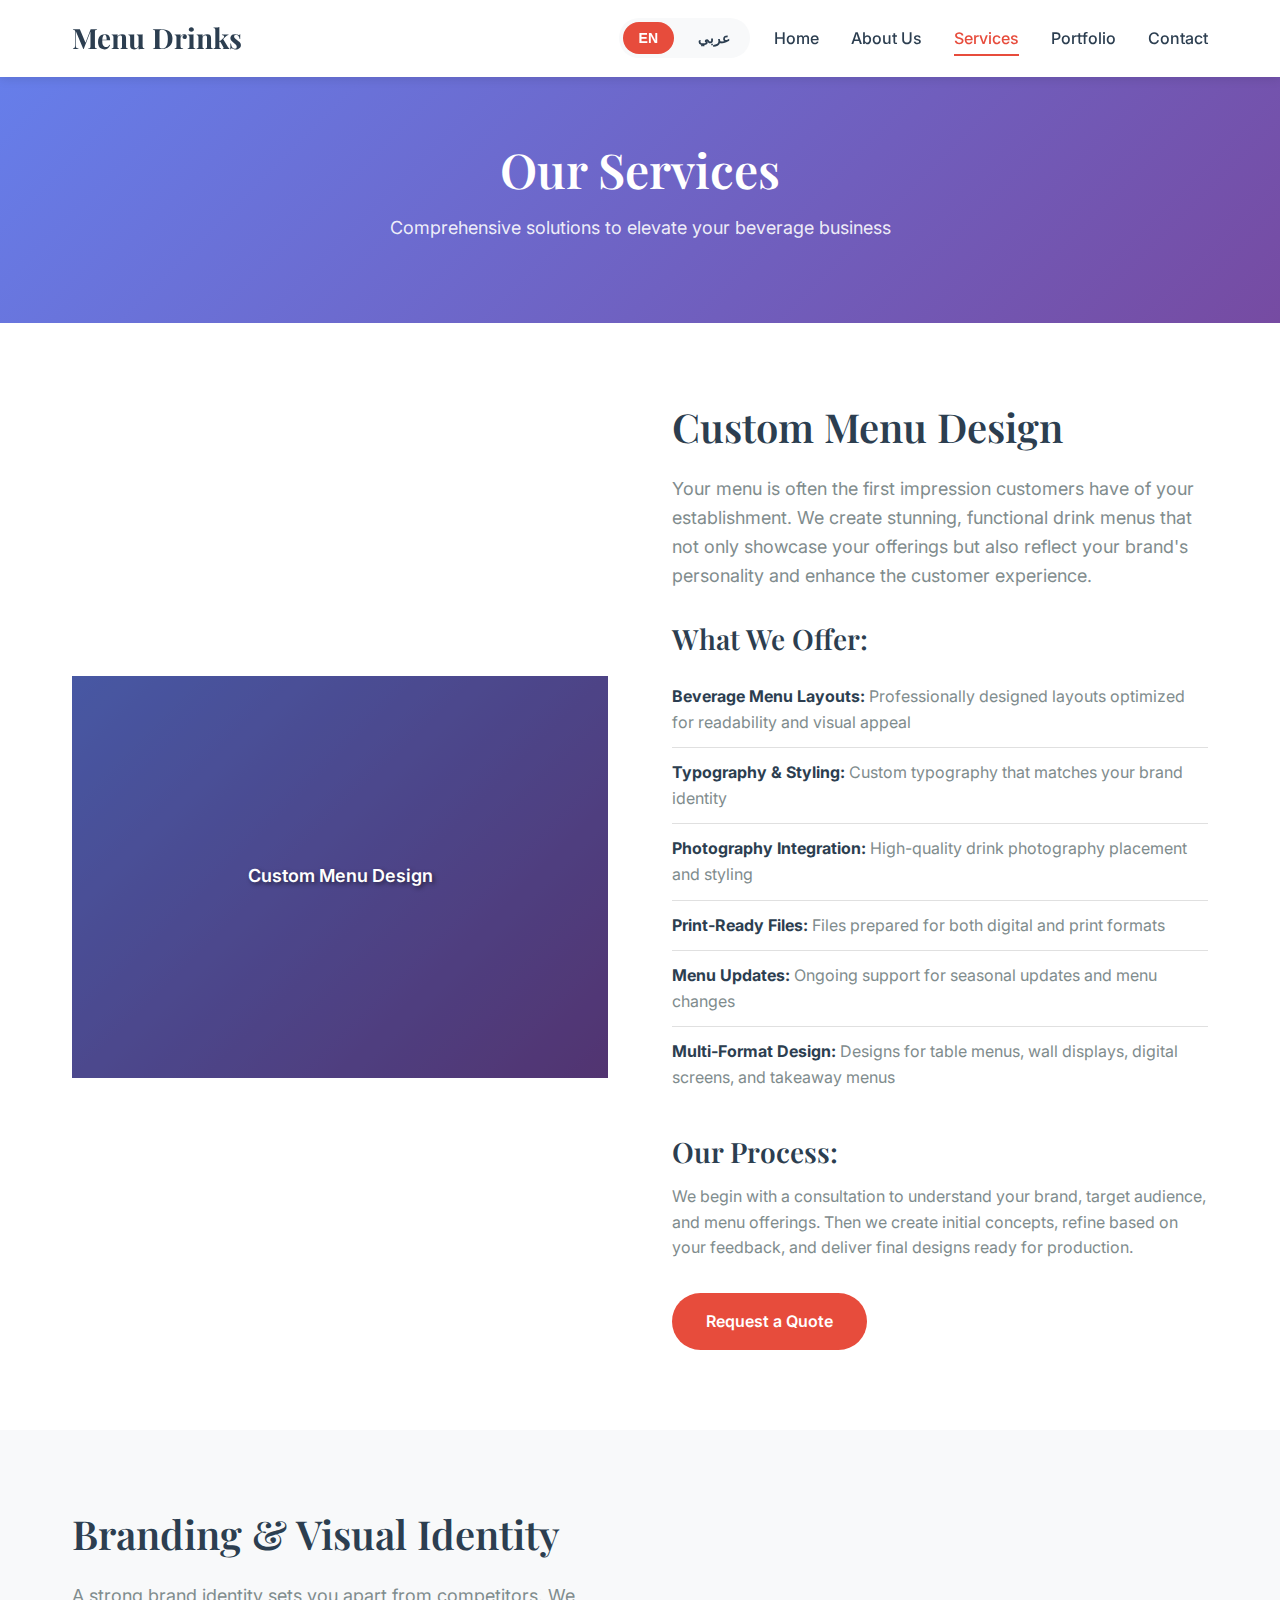
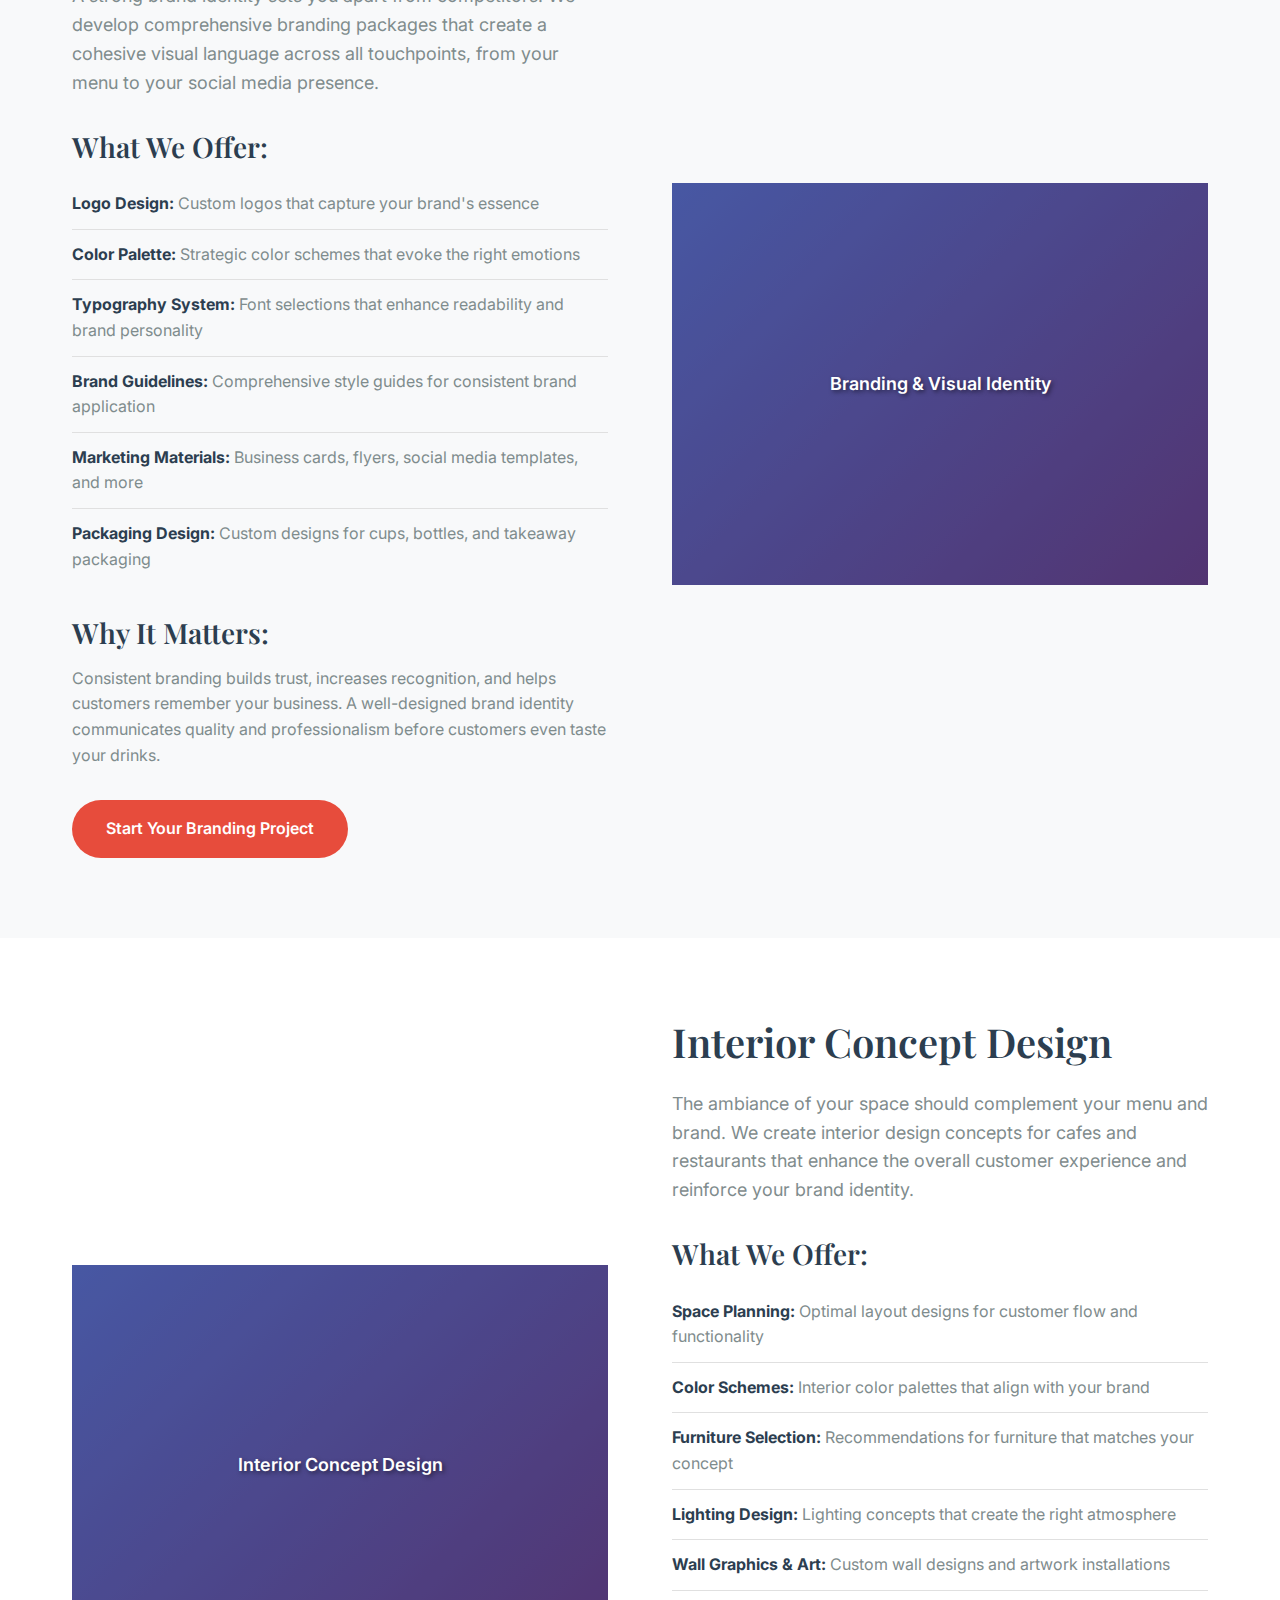
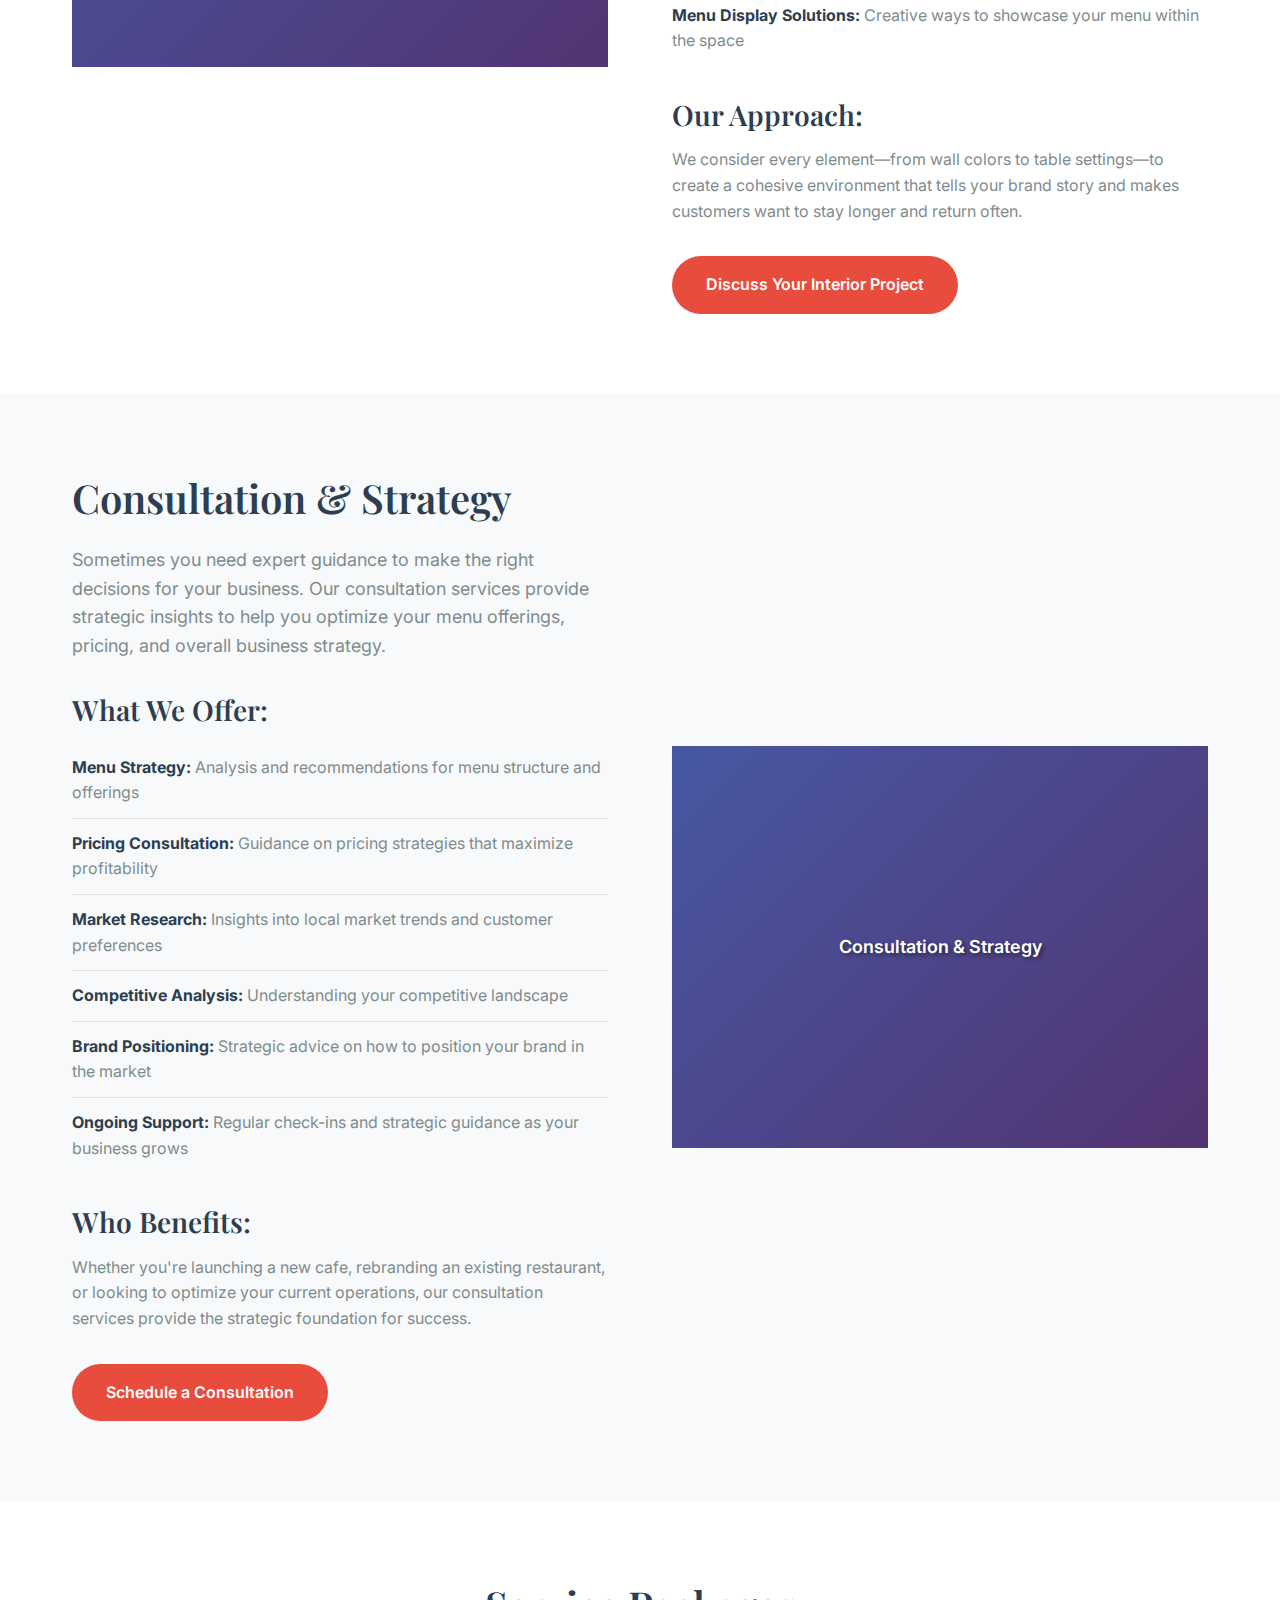
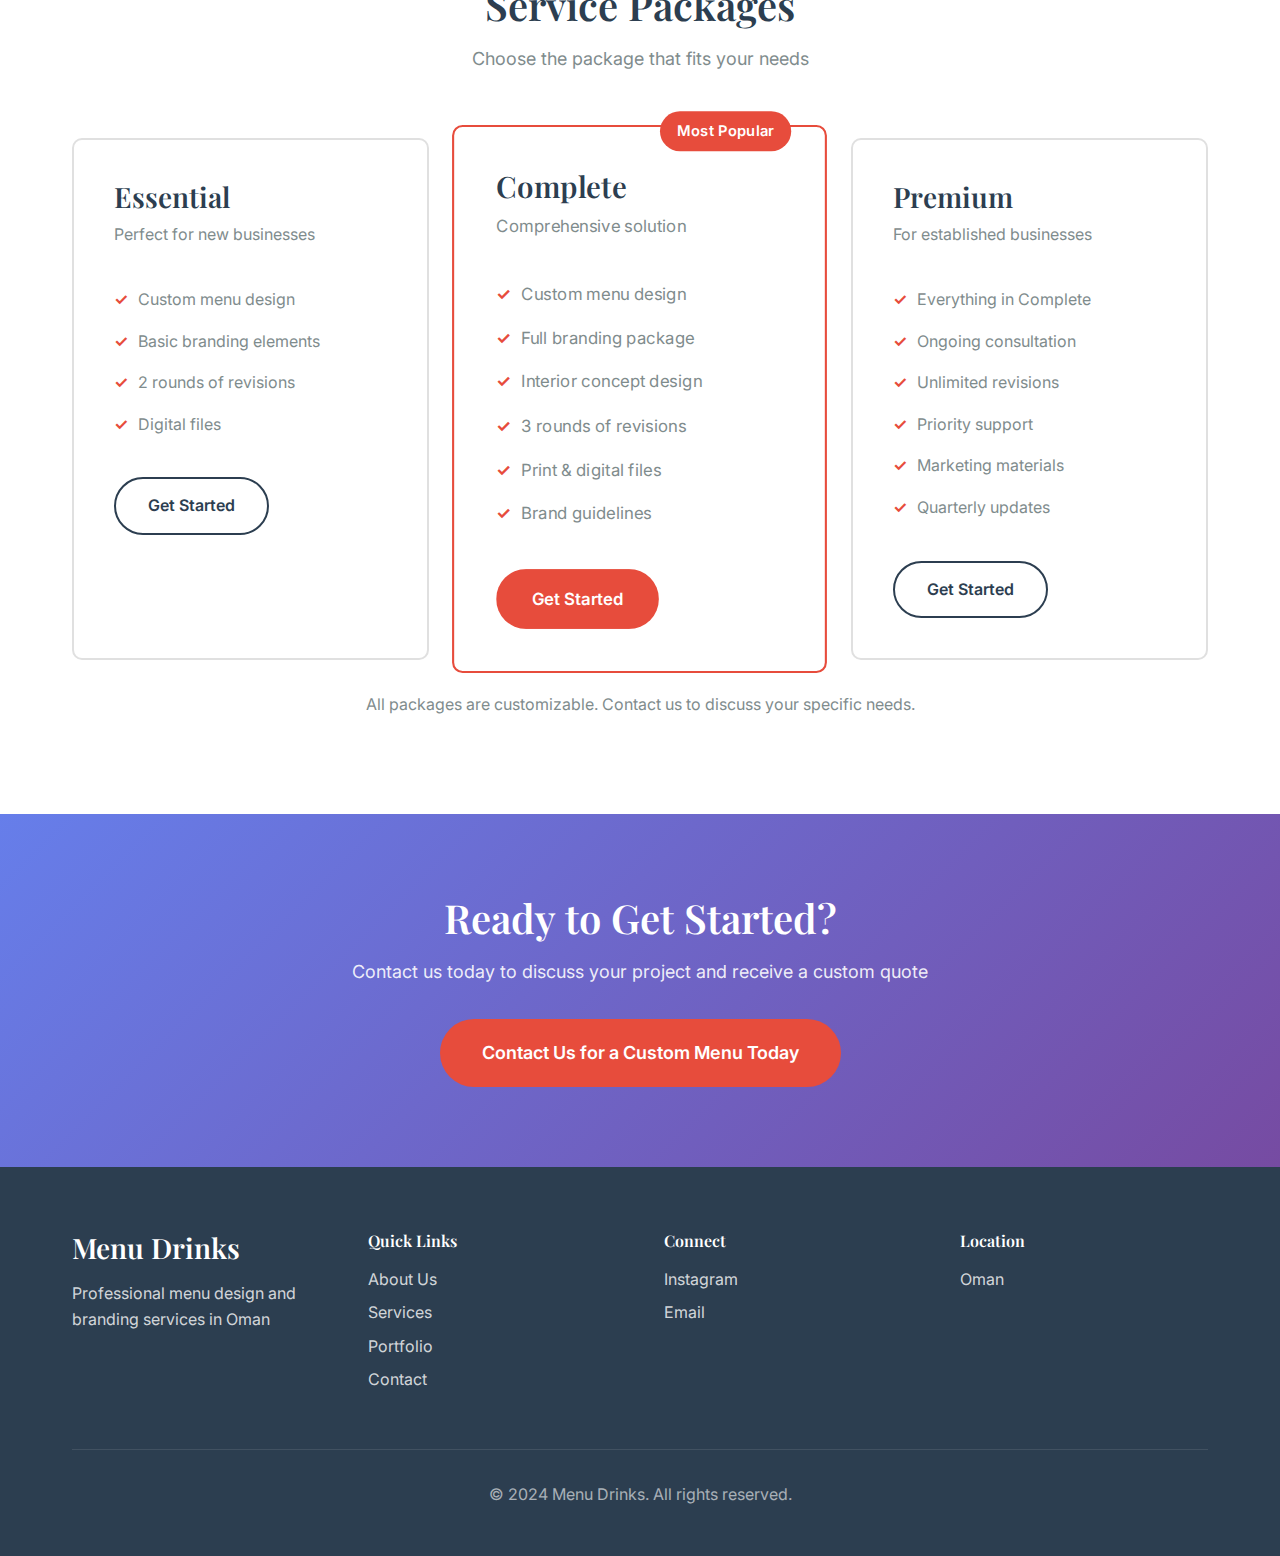
<file: services.html>
<!DOCTYPE html>
<html lang="en" dir="ltr">
<head>
    <meta charset="UTF-8">
    <meta name="viewport" content="width=device-width, initial-scale=1.0">
    <meta name="description" content="Menu Drinks offers custom menu design, branding, interior concept design, and consultation services for cafes and restaurants in Oman.">
    <meta name="keywords" content="custom menu design Oman, beverage branding services, cafe interior design, restaurant consultation, menu design services">
    <meta property="og:title" content="Our Services - Menu Drinks | Menu Design, Branding & Interior Concepts">
    <meta property="og:description" content="Comprehensive menu design, branding, and interior concept services to transform your cafe or restaurant in Oman.">
    <title>Services - Menu Drinks | Custom Menu Design, Branding & Interior Concepts</title>
    <link rel="stylesheet" href="styles.css">
    <link rel="preconnect" href="https://fonts.googleapis.com">
    <link rel="preconnect" href="https://fonts.gstatic.com" crossorigin>
    <link href="https://fonts.googleapis.com/css2?family=Playfair+Display:wght@400;600;700&family=Inter:wght@300;400;500;600;700&display=swap" rel="stylesheet">
    <link href="https://fonts.googleapis.com/css2?family=Cairo:wght@400;600;700&display=swap" rel="stylesheet">
</head>
<body>
    <!-- Navigation -->
    <nav class="navbar">
        <div class="container">
            <div class="nav-wrapper">
                <a href="index.html" class="logo">Menu Drinks</a>
                <div class="nav-right">
                    <div class="language-switcher">
                        <button class="lang-btn active" data-lang="en">EN</button>
                        <button class="lang-btn" data-lang="ar">عربي</button>
                    </div>
                    <button class="mobile-menu-toggle" aria-label="Toggle menu">
                        <span></span>
                        <span></span>
                        <span></span>
                    </button>
                    <ul class="nav-menu">
                        <li><a href="index.html" data-i18n="nav.home">Home</a></li>
                        <li><a href="about.html" data-i18n="nav.about">About Us</a></li>
                        <li><a href="services.html" class="active" data-i18n="nav.services">Services</a></li>
                        <li><a href="portfolio.html" data-i18n="nav.portfolio">Portfolio</a></li>
                        <li><a href="contact.html" data-i18n="nav.contact">Contact</a></li>
                    </ul>
                </div>
            </div>
        </div>
    </nav>

    <!-- Page Header -->
    <section class="page-header">
        <div class="container">
            <h1 data-i18n="services.page.title">Our Services</h1>
            <p data-i18n="services.page.subtitle">Comprehensive solutions to elevate your beverage business</p>
        </div>
    </section>

    <!-- Service 1: Custom Menu Design -->
    <section id="menu-design" class="service-detail">
        <div class="container">
            <div class="service-detail-content">
                <div class="service-detail-image">
                    <div class="image-placeholder">
                        <span>Custom Menu Design</span>
                    </div>
                </div>
                <div class="service-detail-text">
                    <h2 data-i18n="services.menu.title">Custom Menu Design</h2>
                    <p class="service-intro" data-i18n="services.menu.intro">Your menu is often the first impression customers have of your establishment. We create stunning, functional drink menus that not only showcase your offerings but also reflect your brand's personality and enhance the customer experience.</p>
                    
                    <h3 data-i18n="services.menu.whatWeOffer">What We Offer:</h3>
                    <ul class="service-features">
                        <li><strong data-i18n="services.menu.feature1">Beverage Menu Layouts:</strong> <span data-i18n="services.menu.feature1.desc">Professionally designed layouts optimized for readability and visual appeal</span></li>
                        <li><strong data-i18n="services.menu.feature2">Typography & Styling:</strong> <span data-i18n="services.menu.feature2.desc">Custom typography that matches your brand identity</span></li>
                        <li><strong data-i18n="services.menu.feature3">Photography Integration:</strong> <span data-i18n="services.menu.feature3.desc">High-quality drink photography placement and styling</span></li>
                        <li><strong data-i18n="services.menu.feature4">Print-Ready Files:</strong> <span data-i18n="services.menu.feature4.desc">Files prepared for both digital and print formats</span></li>
                        <li><strong data-i18n="services.menu.feature5">Menu Updates:</strong> <span data-i18n="services.menu.feature5.desc">Ongoing support for seasonal updates and menu changes</span></li>
                        <li><strong data-i18n="services.menu.feature6">Multi-Format Design:</strong> <span data-i18n="services.menu.feature6.desc">Designs for table menus, wall displays, digital screens, and takeaway menus</span></li>
                    </ul>

                    <h3 data-i18n="services.menu.process">Our Process:</h3>
                    <p data-i18n="services.menu.process.desc">We begin with a consultation to understand your brand, target audience, and menu offerings. Then we create initial concepts, refine based on your feedback, and deliver final designs ready for production.</p>

                    <div class="service-cta">
                        <a href="contact.html" class="btn btn-primary" data-i18n="services.menu.cta">Request a Quote</a>
                    </div>
                </div>
            </div>
        </div>
    </section>

    <!-- Service 2: Branding & Visual Identity -->
    <section id="branding" class="service-detail service-detail-alt">
        <div class="container">
            <div class="service-detail-content reverse">
                <div class="service-detail-image">
                    <div class="image-placeholder">
                        <span>Branding & Visual Identity</span>
                    </div>
                </div>
                <div class="service-detail-text">
                    <h2 data-i18n="services.branding.title">Branding & Visual Identity</h2>
                    <p class="service-intro" data-i18n="services.branding.intro">A strong brand identity sets you apart from competitors. We develop comprehensive branding packages that create a cohesive visual language across all touchpoints, from your menu to your social media presence.</p>
                    
                    <h3 data-i18n="services.branding.whatWeOffer">What We Offer:</h3>
                    <ul class="service-features">
                        <li><strong data-i18n="services.branding.feature1">Logo Design:</strong> <span data-i18n="services.branding.feature1.desc">Custom logos that capture your brand's essence</span></li>
                        <li><strong data-i18n="services.branding.feature2">Color Palette:</strong> <span data-i18n="services.branding.feature2.desc">Strategic color schemes that evoke the right emotions</span></li>
                        <li><strong data-i18n="services.branding.feature3">Typography System:</strong> <span data-i18n="services.branding.feature3.desc">Font selections that enhance readability and brand personality</span></li>
                        <li><strong data-i18n="services.branding.feature4">Brand Guidelines:</strong> <span data-i18n="services.branding.feature4.desc">Comprehensive style guides for consistent brand application</span></li>
                        <li><strong data-i18n="services.branding.feature5">Marketing Materials:</strong> <span data-i18n="services.branding.feature5.desc">Business cards, flyers, social media templates, and more</span></li>
                        <li><strong data-i18n="services.branding.feature6">Packaging Design:</strong> <span data-i18n="services.branding.feature6.desc">Custom designs for cups, bottles, and takeaway packaging</span></li>
                    </ul>

                    <h3 data-i18n="services.branding.whyMatters">Why It Matters:</h3>
                    <p data-i18n="services.branding.whyMatters.desc">Consistent branding builds trust, increases recognition, and helps customers remember your business. A well-designed brand identity communicates quality and professionalism before customers even taste your drinks.</p>

                    <div class="service-cta">
                        <a href="contact.html" class="btn btn-primary" data-i18n="services.branding.cta">Start Your Branding Project</a>
                    </div>
                </div>
            </div>
        </div>
    </section>

    <!-- Service 3: Interior Concept Design -->
    <section id="interior" class="service-detail">
        <div class="container">
            <div class="service-detail-content">
                <div class="service-detail-image">
                    <div class="image-placeholder">
                        <span>Interior Concept Design</span>
                    </div>
                </div>
                <div class="service-detail-text">
                    <h2 data-i18n="services.interior.title">Interior Concept Design</h2>
                    <p class="service-intro" data-i18n="services.interior.intro">The ambiance of your space should complement your menu and brand. We create interior design concepts for cafes and restaurants that enhance the overall customer experience and reinforce your brand identity.</p>
                    
                    <h3 data-i18n="services.interior.whatWeOffer">What We Offer:</h3>
                    <ul class="service-features">
                        <li><strong data-i18n="services.interior.feature1">Space Planning:</strong> <span data-i18n="services.interior.feature1.desc">Optimal layout designs for customer flow and functionality</span></li>
                        <li><strong data-i18n="services.interior.feature2">Color Schemes:</strong> <span data-i18n="services.interior.feature2.desc">Interior color palettes that align with your brand</span></li>
                        <li><strong data-i18n="services.interior.feature3">Furniture Selection:</strong> <span data-i18n="services.interior.feature3.desc">Recommendations for furniture that matches your concept</span></li>
                        <li><strong data-i18n="services.interior.feature4">Lighting Design:</strong> <span data-i18n="services.interior.feature4.desc">Lighting concepts that create the right atmosphere</span></li>
                        <li><strong data-i18n="services.interior.feature5">Wall Graphics & Art:</strong> <span data-i18n="services.interior.feature5.desc">Custom wall designs and artwork installations</span></li>
                        <li><strong data-i18n="services.interior.feature6">Menu Display Solutions:</strong> <span data-i18n="services.interior.feature6.desc">Creative ways to showcase your menu within the space</span></li>
                    </ul>

                    <h3 data-i18n="services.interior.approach">Our Approach:</h3>
                    <p data-i18n="services.interior.approach.desc">We consider every element—from wall colors to table settings—to create a cohesive environment that tells your brand story and makes customers want to stay longer and return often.</p>

                    <div class="service-cta">
                        <a href="contact.html" class="btn btn-primary" data-i18n="services.interior.cta">Discuss Your Interior Project</a>
                    </div>
                </div>
            </div>
        </div>
    </section>

    <!-- Service 4: Consultation & Strategy -->
    <section id="consultation" class="service-detail service-detail-alt">
        <div class="container">
            <div class="service-detail-content reverse">
                <div class="service-detail-image">
                    <div class="image-placeholder">
                        <span>Consultation & Strategy</span>
                    </div>
                </div>
                <div class="service-detail-text">
                    <h2 data-i18n="services.consultation.title">Consultation & Strategy</h2>
                    <p class="service-intro" data-i18n="services.consultation.intro">Sometimes you need expert guidance to make the right decisions for your business. Our consultation services provide strategic insights to help you optimize your menu offerings, pricing, and overall business strategy.</p>
                    
                    <h3 data-i18n="services.consultation.whatWeOffer">What We Offer:</h3>
                    <ul class="service-features">
                        <li><strong data-i18n="services.consultation.feature1">Menu Strategy:</strong> <span data-i18n="services.consultation.feature1.desc">Analysis and recommendations for menu structure and offerings</span></li>
                        <li><strong data-i18n="services.consultation.feature2">Pricing Consultation:</strong> <span data-i18n="services.consultation.feature2.desc">Guidance on pricing strategies that maximize profitability</span></li>
                        <li><strong data-i18n="services.consultation.feature3">Market Research:</strong> <span data-i18n="services.consultation.feature3.desc">Insights into local market trends and customer preferences</span></li>
                        <li><strong data-i18n="services.consultation.feature4">Competitive Analysis:</strong> <span data-i18n="services.consultation.feature4.desc">Understanding your competitive landscape</span></li>
                        <li><strong data-i18n="services.consultation.feature5">Brand Positioning:</strong> <span data-i18n="services.consultation.feature5.desc">Strategic advice on how to position your brand in the market</span></li>
                        <li><strong data-i18n="services.consultation.feature6">Ongoing Support:</strong> <span data-i18n="services.consultation.feature6.desc">Regular check-ins and strategic guidance as your business grows</span></li>
                    </ul>

                    <h3 data-i18n="services.consultation.whoBenefits">Who Benefits:</h3>
                    <p data-i18n="services.consultation.whoBenefits.desc">Whether you're launching a new cafe, rebranding an existing restaurant, or looking to optimize your current operations, our consultation services provide the strategic foundation for success.</p>

                    <div class="service-cta">
                        <a href="contact.html" class="btn btn-primary" data-i18n="services.consultation.cta">Schedule a Consultation</a>
                    </div>
                </div>
            </div>
        </div>
    </section>

    <!-- Service Packages -->
    <section class="service-packages">
        <div class="container">
            <div class="section-header">
                <h2 data-i18n="services.packages.title">Service Packages</h2>
                <p data-i18n="services.packages.subtitle">Choose the package that fits your needs</p>
            </div>
            <div class="packages-grid">
                <div class="package-card">
                    <h3 data-i18n="services.packages.essential">Essential</h3>
                    <p class="package-desc" data-i18n="services.packages.essential.desc">Perfect for new businesses</p>
                    <ul>
                        <li data-i18n="services.packages.essential.item1">Custom menu design</li>
                        <li data-i18n="services.packages.essential.item2">Basic branding elements</li>
                        <li data-i18n="services.packages.essential.item3">2 rounds of revisions</li>
                        <li data-i18n="services.packages.essential.item4">Digital files</li>
                    </ul>
                    <a href="contact.html" class="btn btn-outline" data-i18n="services.packages.getStarted">Get Started</a>
                </div>
                <div class="package-card featured">
                    <div class="package-badge" data-i18n="services.packages.badge">Most Popular</div>
                    <h3 data-i18n="services.packages.complete">Complete</h3>
                    <p class="package-desc" data-i18n="services.packages.complete.desc">Comprehensive solution</p>
                    <ul>
                        <li data-i18n="services.packages.complete.item1">Custom menu design</li>
                        <li data-i18n="services.packages.complete.item2">Full branding package</li>
                        <li data-i18n="services.packages.complete.item3">Interior concept design</li>
                        <li data-i18n="services.packages.complete.item4">3 rounds of revisions</li>
                        <li data-i18n="services.packages.complete.item5">Print & digital files</li>
                        <li data-i18n="services.packages.complete.item6">Brand guidelines</li>
                    </ul>
                    <a href="contact.html" class="btn btn-primary" data-i18n="services.packages.getStarted">Get Started</a>
                </div>
                <div class="package-card">
                    <h3 data-i18n="services.packages.premium">Premium</h3>
                    <p class="package-desc" data-i18n="services.packages.premium.desc">For established businesses</p>
                    <ul>
                        <li data-i18n="services.packages.premium.item1">Everything in Complete</li>
                        <li data-i18n="services.packages.premium.item2">Ongoing consultation</li>
                        <li data-i18n="services.packages.premium.item3">Unlimited revisions</li>
                        <li data-i18n="services.packages.premium.item4">Priority support</li>
                        <li data-i18n="services.packages.premium.item5">Marketing materials</li>
                        <li data-i18n="services.packages.premium.item6">Quarterly updates</li>
                    </ul>
                    <a href="contact.html" class="btn btn-outline" data-i18n="services.packages.getStarted">Get Started</a>
                </div>
            </div>
            <p class="package-note"><span data-i18n="services.packages.note">All packages are customizable.</span> <a href="contact.html" data-i18n="services.packages.contactUs">Contact us</a> <span data-i18n="services.packages.note2">to discuss your specific needs.</span></p>
        </div>
    </section>

    <!-- CTA Section -->
    <section class="cta-section">
        <div class="container">
            <div class="cta-content">
                <h2 data-i18n="services.cta.title">Ready to Get Started?</h2>
                <p data-i18n="services.cta.subtitle">Contact us today to discuss your project and receive a custom quote</p>
                <a href="contact.html" class="btn btn-primary btn-large" data-i18n="cta.button">Contact Us for a Custom Menu Today</a>
            </div>
        </div>
    </section>

    <!-- Footer -->
    <footer class="footer">
        <div class="container">
            <div class="footer-content">
                <div class="footer-section">
                    <h3>Menu Drinks</h3>
                    <p data-i18n="footer.tagline">Professional menu design and branding services in Oman</p>
                </div>
                <div class="footer-section">
                    <h4 data-i18n="footer.quickLinks">Quick Links</h4>
                    <ul>
                        <li><a href="about.html" data-i18n="nav.about">About Us</a></li>
                        <li><a href="services.html" data-i18n="nav.services">Services</a></li>
                        <li><a href="portfolio.html" data-i18n="nav.portfolio">Portfolio</a></li>
                        <li><a href="contact.html" data-i18n="nav.contact">Contact</a></li>
                    </ul>
                </div>
                <div class="footer-section">
                    <h4 data-i18n="footer.connect">Connect</h4>
                    <ul>
                        <li><a href="https://instagram.com/menudrinks.om" target="_blank" rel="noopener">Instagram</a></li>
                        <li><a href="mailto:info@menudrinks.om" data-i18n="footer.email">Email</a></li>
                    </ul>
                </div>
                <div class="footer-section">
                    <h4 data-i18n="footer.location">Location</h4>
                    <p>Oman</p>
                </div>
            </div>
            <div class="footer-bottom">
                <p data-i18n="footer.copyright">&copy; 2024 Menu Drinks. All rights reserved.</p>
            </div>
        </div>
    </footer>

    <script src="translations.js"></script>
    <script src="script.js"></script>
</body>
</html>
</file>
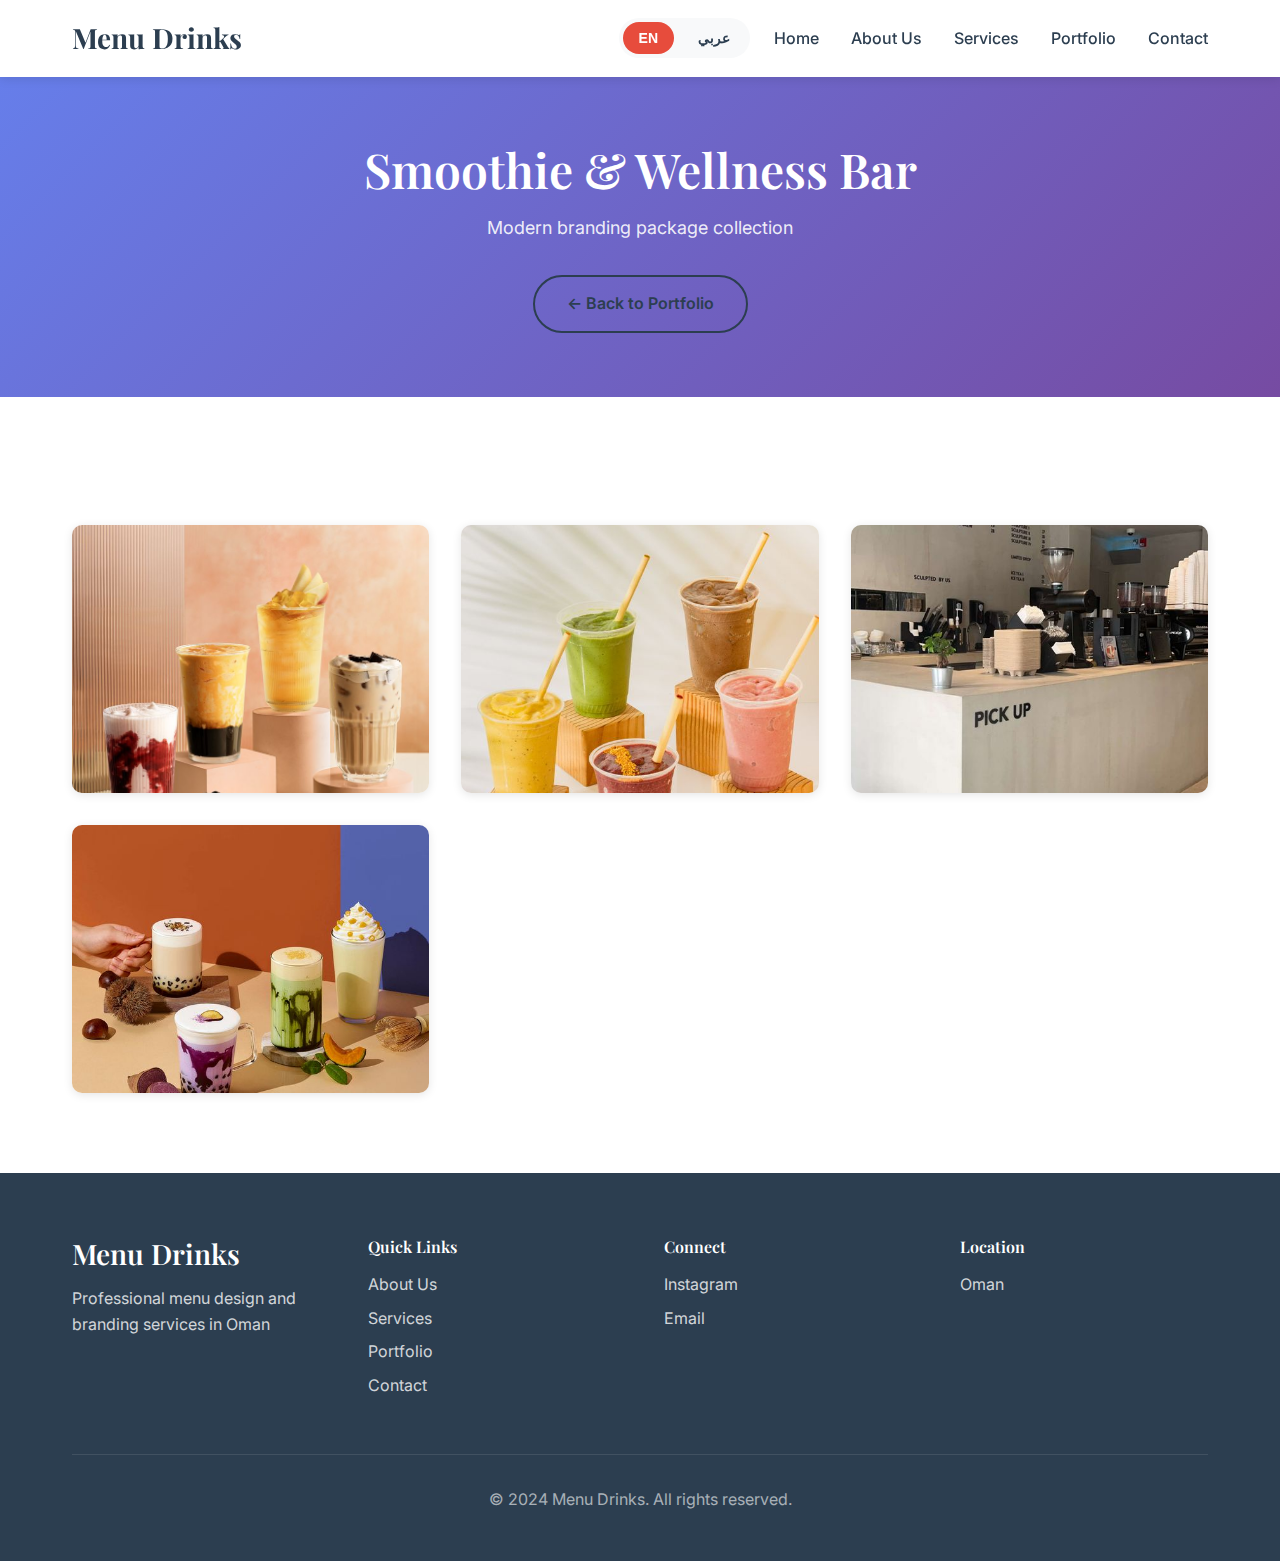
<file: smoothie-gallery.html>
<!DOCTYPE html>
<html lang="en" dir="ltr">
<head>
    <meta charset="UTF-8">
    <meta name="viewport" content="width=device-width, initial-scale=1.0">
    <meta name="description" content="Smoothie & Wellness Bar - Smoothie and wellness menu design gallery by Menu Drinks">
    <meta name="keywords" content="smoothie menu design, wellness bar, beverage branding, menu design gallery">
    <title>Smoothie & Wellness Bar - Menu Drinks Gallery</title>
    <link rel="stylesheet" href="styles.css">
    <link rel="preconnect" href="https://fonts.googleapis.com">
    <link rel="preconnect" href="https://fonts.gstatic.com" crossorigin>
    <link href="https://fonts.googleapis.com/css2?family=Playfair+Display:wght@400;600;700&family=Inter:wght@300;400;500;600;700&display=swap" rel="stylesheet">
    <link href="https://fonts.googleapis.com/css2?family=Cairo:wght@400;600;700&display=swap" rel="stylesheet">
</head>
<body>
    <!-- Navigation -->
    <nav class="navbar">
        <div class="container">
            <div class="nav-wrapper">
                <a href="index.html" class="logo">Menu Drinks</a>
                <div class="nav-right">
                    <div class="language-switcher">
                        <button class="lang-btn active" data-lang="en">EN</button>
                        <button class="lang-btn" data-lang="ar">عربي</button>
                    </div>
                    <button class="mobile-menu-toggle" aria-label="Toggle menu">
                        <span></span>
                        <span></span>
                        <span></span>
                    </button>
                    <ul class="nav-menu">
                        <li><a href="index.html" data-i18n="nav.home">Home</a></li>
                        <li><a href="about.html" data-i18n="nav.about">About Us</a></li>
                        <li><a href="services.html" data-i18n="nav.services">Services</a></li>
                        <li><a href="portfolio.html" data-i18n="nav.portfolio">Portfolio</a></li>
                        <li><a href="contact.html" data-i18n="nav.contact">Contact</a></li>
                    </ul>
                </div>
            </div>
        </div>
    </nav>

    <!-- Page Header -->
    <section class="page-header">
        <div class="container">
            <h1 data-i18n="smoothieGallery.title">Smoothie & Wellness Bar</h1>
            <p data-i18n="smoothieGallery.subtitle">Modern branding package collection</p>
            <a href="portfolio.html" class="btn btn-outline" style="margin-top: 1rem;" data-i18n="smoothieGallery.backToPortfolio">← Back to Portfolio</a>
        </div>
    </section>

    <!-- Gallery Section -->
    <section class="tea-gallery">
        <div class="container">
            <div class="gallery-grid">
                <div class="gallery-item">
                    <img src="Đen đá poster.jpg" alt="Smoothie Poster Design" class="gallery-image">
                </div>
                <div class="gallery-item">
                    <img src="From KlickPin CF Eco-Friendly Juice Bar Serving Colorful Smoothies in North Carolina.jpg" alt="Eco-Friendly Juice Bar" class="gallery-image">
                </div>
                <div class="gallery-item">
                    <img src="From KlickPin CF Pin by Zen Twister on ACIK in 2025 _ Cafe interior design Coffee shop interior design Coffee shops interior(1).jpg" alt="Cafe Interior Design" class="gallery-image">
                </div>
                <div class="gallery-item">
                    <img src="From KlickPin CF 드롭탑 - 가을 신메뉴 - 차리다 스튜디오 Charida Studio _ Рецепты кофейных напитков Напитки Кофейные напиткиRomina.jpg" alt="Coffee Menu Design" class="gallery-image">
                </div>
            </div>
        </div>
    </section>

    <!-- Footer -->
    <footer class="footer">
        <div class="container">
            <div class="footer-content">
                <div class="footer-section">
                    <h3>Menu Drinks</h3>
                    <p data-i18n="footer.tagline">Professional menu design and branding services in Oman</p>
                </div>
                <div class="footer-section">
                    <h4 data-i18n="footer.quickLinks">Quick Links</h4>
                    <ul>
                        <li><a href="about.html" data-i18n="nav.about">About Us</a></li>
                        <li><a href="services.html" data-i18n="nav.services">Services</a></li>
                        <li><a href="portfolio.html" data-i18n="nav.portfolio">Portfolio</a></li>
                        <li><a href="contact.html" data-i18n="nav.contact">Contact</a></li>
                    </ul>
                </div>
                <div class="footer-section">
                    <h4 data-i18n="footer.connect">Connect</h4>
                    <ul>
                        <li><a href="https://instagram.com/menudrinks.om" target="_blank" rel="noopener">Instagram</a></li>
                        <li><a href="mailto:info@menudrinks.om" data-i18n="footer.email">Email</a></li>
                    </ul>
                </div>
                <div class="footer-section">
                    <h4 data-i18n="footer.location">Location</h4>
                    <p>Oman</p>
                </div>
            </div>
            <div class="footer-bottom">
                <p data-i18n="footer.copyright">&copy; 2024 Menu Drinks. All rights reserved.</p>
            </div>
        </div>
    </footer>

    <script src="translations.js"></script>
    <script src="script.js"></script>
</body>
</html>
</file>
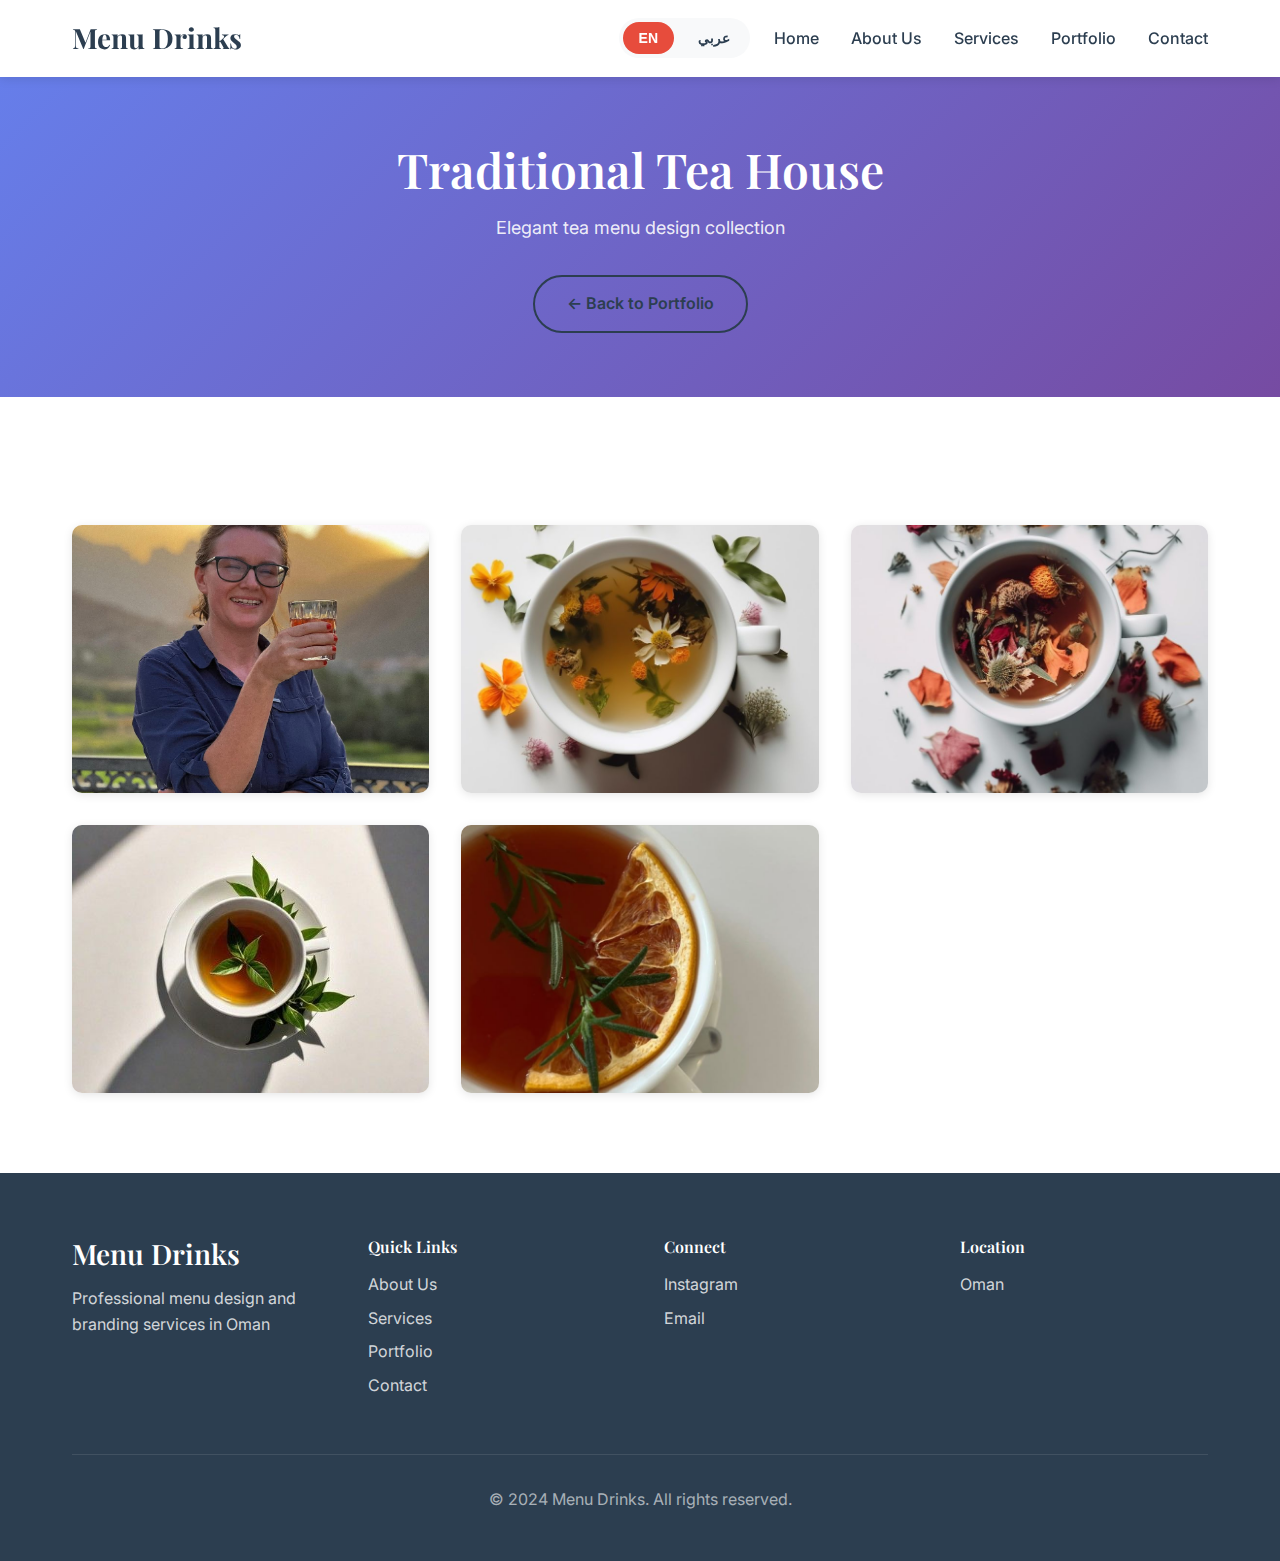
<file: tea-gallery.html>
<!DOCTYPE html>
<html lang="en" dir="ltr">
<head>
    <meta charset="UTF-8">
    <meta name="viewport" content="width=device-width, initial-scale=1.0">
    <meta name="description" content="Traditional Tea House - Tea menu design gallery by Menu Drinks">
    <meta name="keywords" content="tea menu design, traditional tea house, menu design gallery">
    <title>Traditional Tea House - Menu Drinks Gallery</title>
    <link rel="stylesheet" href="styles.css">
    <link rel="preconnect" href="https://fonts.googleapis.com">
    <link rel="preconnect" href="https://fonts.gstatic.com" crossorigin>
    <link href="https://fonts.googleapis.com/css2?family=Playfair+Display:wght@400;600;700&family=Inter:wght@300;400;500;600;700&display=swap" rel="stylesheet">
    <link href="https://fonts.googleapis.com/css2?family=Cairo:wght@400;600;700&display=swap" rel="stylesheet">
</head>
<body>
    <!-- Navigation -->
    <nav class="navbar">
        <div class="container">
            <div class="nav-wrapper">
                <a href="index.html" class="logo">Menu Drinks</a>
                <div class="nav-right">
                    <div class="language-switcher">
                        <button class="lang-btn active" data-lang="en">EN</button>
                        <button class="lang-btn" data-lang="ar">عربي</button>
                    </div>
                    <button class="mobile-menu-toggle" aria-label="Toggle menu">
                        <span></span>
                        <span></span>
                        <span></span>
                    </button>
                    <ul class="nav-menu">
                        <li><a href="index.html" data-i18n="nav.home">Home</a></li>
                        <li><a href="about.html" data-i18n="nav.about">About Us</a></li>
                        <li><a href="services.html" data-i18n="nav.services">Services</a></li>
                        <li><a href="portfolio.html" data-i18n="nav.portfolio">Portfolio</a></li>
                        <li><a href="contact.html" data-i18n="nav.contact">Contact</a></li>
                    </ul>
                </div>
            </div>
        </div>
    </nav>

    <!-- Page Header -->
    <section class="page-header">
        <div class="container">
            <h1 data-i18n="teaGallery.title">Traditional Tea House</h1>
            <p data-i18n="teaGallery.subtitle">Elegant tea menu design collection</p>
            <a href="portfolio.html" class="btn btn-outline" style="margin-top: 1rem;" data-i18n="teaGallery.backToPortfolio">← Back to Portfolio</a>
        </div>
    </section>

    <!-- Gallery Section -->
    <section class="tea-gallery">
        <div class="container">
            <div class="gallery-grid">
                <div class="gallery-item">
                    <img src="team.jpg" alt="Traditional Tea House" class="gallery-image">
                </div>
                <div class="gallery-item">
                    <img src="Cup of Tea.jpg" alt="Cup of Tea" class="gallery-image">
                </div>
                <div class="gallery-item">
                    <img src="Cup of Tea(1).jpg" alt="Cup of Tea" class="gallery-image">
                </div>
                <div class="gallery-item">
                    <img src="grean tea.jpg" alt="Green Tea" class="gallery-image">
                </div>
                <div class="gallery-item">
                    <img src="tea.jpg" alt="Tea Collection" class="gallery-image">
                </div>
            </div>
        </div>
    </section>

    <!-- Footer -->
    <footer class="footer">
        <div class="container">
            <div class="footer-content">
                <div class="footer-section">
                    <h3>Menu Drinks</h3>
                    <p data-i18n="footer.tagline">Professional menu design and branding services in Oman</p>
                </div>
                <div class="footer-section">
                    <h4 data-i18n="footer.quickLinks">Quick Links</h4>
                    <ul>
                        <li><a href="about.html" data-i18n="nav.about">About Us</a></li>
                        <li><a href="services.html" data-i18n="nav.services">Services</a></li>
                        <li><a href="portfolio.html" data-i18n="nav.portfolio">Portfolio</a></li>
                        <li><a href="contact.html" data-i18n="nav.contact">Contact</a></li>
                    </ul>
                </div>
                <div class="footer-section">
                    <h4 data-i18n="footer.connect">Connect</h4>
                    <ul>
                        <li><a href="https://instagram.com/menudrinks.om" target="_blank" rel="noopener">Instagram</a></li>
                        <li><a href="mailto:info@menudrinks.om" data-i18n="footer.email">Email</a></li>
                    </ul>
                </div>
                <div class="footer-section">
                    <h4 data-i18n="footer.location">Location</h4>
                    <p>Oman</p>
                </div>
            </div>
            <div class="footer-bottom">
                <p data-i18n="footer.copyright">&copy; 2024 Menu Drinks. All rights reserved.</p>
            </div>
        </div>
    </footer>

    <script src="translations.js"></script>
    <script src="script.js"></script>
</body>
</html>
</file>
<file: styles.css>
/* Reset and Base Styles */
* {
    margin: 0;
    padding: 0;
    box-sizing: border-box;
}

:root {
    --primary-color: #2c3e50;
    --secondary-color: #e74c3c;
    --accent-color: #f39c12;
    --text-dark: #2c3e50;
    --text-light: #7f8c8d;
    --bg-light: #f8f9fa;
    --bg-white: #ffffff;
    --border-color: #e0e0e0;
    --shadow: 0 2px 10px rgba(0, 0, 0, 0.1);
    --shadow-lg: 0 10px 30px rgba(0, 0, 0, 0.15);
    --transition: all 0.3s ease;
}

html {
    scroll-behavior: smooth;
}

body {
    font-family: 'Inter', -apple-system, BlinkMacSystemFont, 'Segoe UI', Roboto, Oxygen, Ubuntu, Cantarell, sans-serif;
    color: var(--text-dark);
    line-height: 1.6;
    overflow-x: hidden;
}

/* Arabic font support */
html[dir="rtl"] body {
    font-family: 'Cairo', 'Inter', -apple-system, BlinkMacSystemFont, 'Segoe UI', Roboto, Oxygen, Ubuntu, Cantarell, sans-serif;
}

h1, h2, h3, h4, h5, h6 {
    font-family: 'Playfair Display', serif;
    font-weight: 600;
    line-height: 1.2;
    margin-bottom: 1rem;
}

h1 {
    font-size: 3rem;
}

h2 {
    font-size: 2.5rem;
}

h3 {
    font-size: 1.75rem;
}

p {
    margin-bottom: 1rem;
    color: var(--text-light);
}

a {
    text-decoration: none;
    color: inherit;
    transition: var(--transition);
}

img {
    max-width: 100%;
    height: auto;
}

.container {
    max-width: 1200px;
    margin: 0 auto;
    padding: 0 2rem;
}

.text-center {
    text-align: center;
}

/* Navigation */
.navbar {
    background: var(--bg-white);
    box-shadow: var(--shadow);
    position: sticky;
    top: 0;
    z-index: 1000;
    padding: 1rem 0;
}

.nav-wrapper {
    display: flex;
    justify-content: space-between;
    align-items: center;
}

.nav-right {
    display: flex;
    align-items: center;
    gap: 1.5rem;
}

.logo {
    font-family: 'Playfair Display', serif;
    font-size: 1.75rem;
    font-weight: 700;
    color: var(--primary-color);
}

/* Language Switcher */
.language-switcher {
    display: flex;
    gap: 0.5rem;
    background: var(--bg-light);
    padding: 0.25rem;
    border-radius: 50px;
}

.lang-btn {
    padding: 0.5rem 1rem;
    border: none;
    background: transparent;
    color: var(--text-dark);
    font-weight: 600;
    cursor: pointer;
    border-radius: 50px;
    transition: var(--transition);
    font-size: 0.875rem;
    -webkit-tap-highlight-color: transparent;
    touch-action: manipulation;
    user-select: none;
    -webkit-user-select: none;
}

.lang-btn:hover {
    background: rgba(0, 0, 0, 0.05);
}

.lang-btn.active {
    background: var(--secondary-color);
    color: white;
}

.lang-btn:active {
    transform: scale(0.95);
}

.nav-menu {
    display: flex;
    list-style: none;
    gap: 2rem;
    align-items: center;
}

.nav-menu a {
    color: var(--text-dark);
    font-weight: 500;
    position: relative;
    padding: 0.5rem 0;
}

.nav-menu a:hover,
.nav-menu a.active {
    color: var(--secondary-color);
}

.nav-menu a.active::after {
    content: '';
    position: absolute;
    bottom: 0;
    left: 0;
    width: 100%;
    height: 2px;
    background: var(--secondary-color);
}

.mobile-menu-toggle {
    display: none;
    flex-direction: column;
    gap: 4px;
    background: none;
    border: none;
    cursor: pointer;
    padding: 0.5rem;
    z-index: 1001;
    position: relative;
    -webkit-tap-highlight-color: transparent;
    touch-action: manipulation;
}

.mobile-menu-toggle span {
    width: 25px;
    height: 2px;
    background: var(--primary-color);
    transition: var(--transition);
    display: block;
}

.mobile-menu-toggle.active span:nth-child(1) {
    transform: rotate(45deg) translate(5px, 5px);
}

.mobile-menu-toggle.active span:nth-child(2) {
    opacity: 0;
}

.mobile-menu-toggle.active span:nth-child(3) {
    transform: rotate(-45deg) translate(7px, -6px);
}

/* Hero Section */
.hero {
    position: relative;
    min-height: 90vh;
    display: flex;
    align-items: center;
    justify-content: center;
    background: linear-gradient(135deg, #667eea 0%, #764ba2 100%);
    color: white;
    text-align: center;
    overflow: hidden;
}

.hero-video-container {
    position: absolute;
    top: 0;
    left: 0;
    width: 100%;
    height: 100%;
    overflow: hidden;
    z-index: 0;
}

.hero-video {
    position: absolute;
    top: 50%;
    left: 50%;
    min-width: 100%;
    min-height: 100%;
    width: auto;
    height: auto;
    transform: translate(-50%, -50%);
    object-fit: cover;
    opacity: 0;
    transition: opacity 0.8s ease-in-out;
    background: linear-gradient(135deg, #667eea 0%, #764ba2 100%);
}

.hero-video.loaded {
    opacity: 1;
}

.hero-video-loader {
    position: absolute;
    top: 0;
    left: 0;
    width: 100%;
    height: 100%;
    background: linear-gradient(135deg, #667eea 0%, #764ba2 100%);
    z-index: 1;
    transition: opacity 0.8s ease-in-out;
}

.hero-video-loader.hidden {
    opacity: 0;
    pointer-events: none;
}

/* Fallback for browsers that don't support video */
@supports not (object-fit: cover) {
    .hero-video {
        display: none;
    }
}

.hero-overlay {
    position: absolute;
    top: 0;
    left: 0;
    right: 0;
    bottom: 0;
    background: rgba(0, 0, 0, 0.4);
    z-index: 1;
}

.hero-content {
    position: relative;
    z-index: 2;
    max-width: 800px;
    padding: 2rem;
}

.hero-title {
    font-size: 4rem;
    margin-bottom: 1.5rem;
    color: white;
    animation: fadeInUp 0.8s ease;
}

.hero-tagline {
    font-size: 1.25rem;
    margin-bottom: 2rem;
    color: rgba(255, 255, 255, 0.9);
    animation: fadeInUp 1s ease;
}

.hero-buttons {
    display: flex;
    gap: 1rem;
    justify-content: center;
    flex-wrap: wrap;
    animation: fadeInUp 1.2s ease;
}

.hero-scroll-indicator {
    position: absolute;
    bottom: 2rem;
    left: 50%;
    transform: translateX(-50%);
    z-index: 2;
    display: flex;
    flex-direction: column;
    align-items: center;
    gap: 0.5rem;
    color: white;
    font-size: 0.875rem;
    animation: bounce 2s infinite;
}

/* Buttons */
.btn {
    display: inline-block;
    padding: 0.875rem 2rem;
    border-radius: 50px;
    font-weight: 600;
    text-align: center;
    cursor: pointer;
    transition: var(--transition);
    border: 2px solid transparent;
}

.btn-primary {
    background: var(--secondary-color);
    color: white;
}

.btn-primary:hover {
    background: #c0392b;
    transform: translateY(-2px);
    box-shadow: var(--shadow-lg);
}

.btn-secondary {
    background: transparent;
    color: white;
    border: 2px solid white;
}

.btn-secondary:hover {
    background: white;
    color: var(--primary-color);
}

.btn-outline {
    background: transparent;
    color: var(--primary-color);
    border: 2px solid var(--primary-color);
}

.btn-outline:hover {
    background: var(--primary-color);
    color: white;
}

.btn-large {
    padding: 1.125rem 2.5rem;
    font-size: 1.125rem;
}

/* Section Styles */
section {
    padding: 5rem 0;
}

.section-header {
    text-align: center;
    margin-bottom: 4rem;
}

.section-header h2 {
    color: var(--text-dark);
    margin-bottom: 1rem;
}

.section-header p {
    font-size: 1.125rem;
    color: var(--text-light);
}

/* Services Summary */
.services-summary {
    background: var(--bg-white);
}

.services-grid {
    display: grid;
    grid-template-columns: repeat(auto-fit, minmax(250px, 1fr));
    gap: 2rem;
}

.service-card {
    background: var(--bg-white);
    padding: 2.5rem;
    border-radius: 10px;
    box-shadow: var(--shadow);
    transition: var(--transition);
    text-align: center;
}

.service-card:hover {
    transform: translateY(-5px);
    box-shadow: var(--shadow-lg);
}

.service-icon {
    color: var(--secondary-color);
    margin-bottom: 1.5rem;
    display: flex;
    justify-content: center;
}

.service-card h3 {
    color: var(--text-dark);
    margin-bottom: 1rem;
    font-size: 1.5rem;
}

.service-card p {
    margin-bottom: 1.5rem;
}

.service-link {
    color: var(--secondary-color);
    font-weight: 600;
}

.service-link:hover {
    color: #c0392b;
}

/* Featured Visuals */
.featured-visuals {
    background: var(--bg-light);
}

.visuals-grid {
    display: grid;
    grid-template-columns: repeat(auto-fit, minmax(280px, 1fr));
    gap: 2rem;
}

@media (min-width: 1200px) {
    .visuals-grid {
        grid-template-columns: repeat(3, 1fr);
    }
}

.visual-item {
    border-radius: 10px;
    overflow: hidden;
    box-shadow: var(--shadow);
    transition: var(--transition);
}

.visual-item:hover {
    transform: scale(1.05);
    box-shadow: var(--shadow-lg);
}

.visual-placeholder {
    aspect-ratio: 4/3;
    background: linear-gradient(135deg, #667eea 0%, #764ba2 100%);
    background-size: cover;
    background-position: center;
    display: flex;
    align-items: center;
    justify-content: center;
    color: white;
    font-weight: 600;
    font-size: 1.25rem;
    position: relative;
    min-height: 250px;
}

.visual-placeholder::before {
    content: '';
    position: absolute;
    top: 0;
    left: 0;
    right: 0;
    bottom: 0;
    background: rgba(0, 0, 0, 0.4);
    z-index: 1;
}

.visual-placeholder span {
    position: relative;
    z-index: 2;
    text-shadow: 2px 2px 4px rgba(0, 0, 0, 0.5);
}

/* Team Section */
.team-section {
    background: var(--bg-light);
    padding: 5rem 0;
}

.team-visual {
    max-width: 600px;
    margin: 0 auto;
    display: flex;
    justify-content: center;
    align-items: center;
    padding: 2rem 0;
}

.team-logo {
    width: 100%;
    max-width: 400px;
    display: flex;
    justify-content: center;
    align-items: center;
}

.logo-image {
    width: 100%;
    height: auto;
    max-width: 100%;
    object-fit: contain;
}

/* Instagram Feed */
.instagram-feed {
    background: var(--bg-white);
}

.instagram-grid {
    display: grid;
    grid-template-columns: repeat(auto-fit, minmax(250px, 1fr));
    gap: 1.5rem;
}

.instagram-placeholder {
    grid-column: 1 / -1;
    text-align: center;
    padding: 3rem;
    background: var(--bg-light);
    border-radius: 10px;
}

.instagram-note {
    margin-top: 1rem;
    font-size: 0.875rem;
    color: var(--text-light);
}

/* CTA Section */
.cta-section {
    background: linear-gradient(135deg, #667eea 0%, #764ba2 100%);
    color: white;
    text-align: center;
}

.cta-content h2 {
    color: white;
    margin-bottom: 1rem;
}

.cta-content p {
    color: rgba(255, 255, 255, 0.9);
    font-size: 1.125rem;
    margin-bottom: 2rem;
}

/* Page Header */
.page-header {
    background: linear-gradient(135deg, #667eea 0%, #764ba2 100%);
    color: white;
    padding: 4rem 0;
    text-align: center;
}

.page-header h1 {
    color: white;
    margin-bottom: 1rem;
}

.page-header p {
    color: rgba(255, 255, 255, 0.9);
    font-size: 1.125rem;
}

/* About Page */
.content-section {
    background: var(--bg-white);
}

.story-content {
    display: grid;
    grid-template-columns: 1fr 1fr;
    gap: 4rem;
    align-items: center;
}

.story-text h2 {
    color: var(--text-dark);
    margin-bottom: 1.5rem;
}

.story-text p {
    margin-bottom: 1.5rem;
    font-size: 1.125rem;
}

.story-image {
    border-radius: 10px;
    overflow: hidden;
    box-shadow: var(--shadow-lg);
}

.image-placeholder {
    aspect-ratio: 4/3;
    background: linear-gradient(135deg, #667eea 0%, #764ba2 100%);
    background-size: cover;
    background-position: center;
    display: flex;
    align-items: center;
    justify-content: center;
    color: white;
    font-weight: 600;
    font-size: 1.125rem;
    position: relative;
}

.image-placeholder::before {
    content: '';
    position: absolute;
    top: 0;
    left: 0;
    right: 0;
    bottom: 0;
    background: rgba(0, 0, 0, 0.3);
    z-index: 1;
}

.image-placeholder span {
    position: relative;
    z-index: 2;
    text-shadow: 2px 2px 4px rgba(0, 0, 0, 0.5);
}

/* Mission & Vision */
.mission-vision {
    background: var(--bg-light);
}

.mv-grid {
    display: grid;
    grid-template-columns: repeat(auto-fit, minmax(400px, 1fr));
    gap: 3rem;
}

.mv-card {
    background: var(--bg-white);
    padding: 3rem;
    border-radius: 10px;
    box-shadow: var(--shadow);
    text-align: center;
}

.mv-icon {
    color: var(--secondary-color);
    margin-bottom: 1.5rem;
    display: flex;
    justify-content: center;
}

.mv-card h2 {
    color: var(--text-dark);
    margin-bottom: 1rem;
}

/* Values Section */
.values-section {
    background: var(--bg-white);
}

.values-grid {
    display: grid;
    grid-template-columns: repeat(auto-fit, minmax(300px, 1fr));
    gap: 2rem;
}

.value-card {
    background: var(--bg-light);
    padding: 2rem;
    border-radius: 10px;
    border-left: 4px solid var(--secondary-color);
}

.value-card h3 {
    color: var(--text-dark);
    margin-bottom: 1rem;
}

/* Why Choose Us */
.why-choose-us {
    background: var(--bg-light);
}

.features-list {
    max-width: 800px;
    margin: 0 auto;
}

.feature-item {
    display: flex;
    gap: 2rem;
    margin-bottom: 3rem;
    align-items: flex-start;
}

.feature-number {
    font-size: 3rem;
    font-weight: 700;
    color: var(--secondary-color);
    font-family: 'Playfair Display', serif;
    line-height: 1;
}

.feature-content h3 {
    color: var(--text-dark);
    margin-bottom: 0.5rem;
}

/* Services Detail Page */
.service-detail {
    background: var(--bg-white);
    padding: 5rem 0;
}

.service-detail-alt {
    background: var(--bg-light);
}

.service-detail-content {
    display: grid;
    grid-template-columns: 1fr 1fr;
    gap: 4rem;
    align-items: center;
}

.service-detail-content.reverse {
    direction: rtl;
}

.service-detail-content.reverse > * {
    direction: ltr;
}

.service-detail-text h2 {
    color: var(--text-dark);
    margin-bottom: 1.5rem;
}

.service-intro {
    font-size: 1.125rem;
    margin-bottom: 2rem;
    color: var(--text-light);
}

.service-features {
    list-style: none;
    margin-bottom: 2rem;
}

.service-features li {
    padding: 0.75rem 0;
    border-bottom: 1px solid var(--border-color);
    color: var(--text-light);
}

.service-features li:last-child {
    border-bottom: none;
}

.service-features strong {
    color: var(--text-dark);
}

.service-cta {
    margin-top: 2rem;
}

/* Service Packages */
.service-packages {
    background: var(--bg-white);
}

.packages-grid {
    display: grid;
    grid-template-columns: repeat(auto-fit, minmax(300px, 1fr));
    gap: 2rem;
    margin-bottom: 2rem;
}

.package-card {
    background: var(--bg-white);
    border: 2px solid var(--border-color);
    border-radius: 10px;
    padding: 2.5rem;
    position: relative;
    transition: var(--transition);
}

.package-card:hover {
    transform: translateY(-5px);
    box-shadow: var(--shadow-lg);
}

.package-card.featured {
    border-color: var(--secondary-color);
    transform: scale(1.05);
}

.package-badge {
    position: absolute;
    top: -15px;
    right: 2rem;
    background: var(--secondary-color);
    color: white;
    padding: 0.5rem 1rem;
    border-radius: 20px;
    font-size: 0.875rem;
    font-weight: 600;
}

.package-card h3 {
    color: var(--text-dark);
    margin-bottom: 0.5rem;
}

.package-desc {
    color: var(--text-light);
    margin-bottom: 2rem;
}

.package-card ul {
    list-style: none;
    margin-bottom: 2rem;
}

.package-card ul li {
    padding: 0.5rem 0;
    color: var(--text-light);
    position: relative;
    padding-left: 1.5rem;
}

.package-card ul li::before {
    content: '✓';
    position: absolute;
    left: 0;
    color: var(--secondary-color);
    font-weight: bold;
}

.package-note {
    text-align: center;
    color: var(--text-light);
}

/* Portfolio */
.portfolio-filters {
    background: var(--bg-light);
    padding: 2rem 0;
}

.filter-tabs {
    display: flex;
    justify-content: center;
    gap: 1rem;
    flex-wrap: wrap;
}

.filter-btn {
    padding: 0.75rem 1.5rem;
    background: var(--bg-white);
    border: 2px solid var(--border-color);
    border-radius: 50px;
    cursor: pointer;
    font-weight: 500;
    transition: var(--transition);
    color: var(--text-dark);
}

.filter-btn:hover,
.filter-btn.active {
    background: var(--secondary-color);
    color: white;
    border-color: var(--secondary-color);
}

.portfolio-grid-section {
    background: var(--bg-white);
}

.portfolio-grid {
    display: grid;
    grid-template-columns: repeat(auto-fill, minmax(350px, 1fr));
    gap: 2rem;
}

.portfolio-item {
    border-radius: 10px;
    overflow: hidden;
    box-shadow: var(--shadow);
    transition: var(--transition);
}

.portfolio-item:hover {
    transform: translateY(-5px);
    box-shadow: var(--shadow-lg);
}

.portfolio-image {
    position: relative;
    aspect-ratio: 4/3;
    overflow: hidden;
}

.portfolio-overlay {
    position: absolute;
    top: 0;
    left: 0;
    right: 0;
    bottom: 0;
    background: rgba(0, 0, 0, 0.7);
    color: white;
    display: flex;
    flex-direction: column;
    justify-content: center;
    align-items: center;
    opacity: 1;
    transition: var(--transition);
    padding: 2rem;
    text-align: center;
    z-index: 10;
    pointer-events: auto;
}

.portfolio-item:hover .portfolio-overlay {
    background: rgba(0, 0, 0, 0.85);
}

.portfolio-overlay h3 {
    color: white;
    margin-bottom: 0.5rem;
}

.portfolio-overlay p {
    color: rgba(255, 255, 255, 0.9);
    margin-bottom: 1.5rem;
}

.view-project-btn {
    padding: 0.75rem 1.5rem;
    background: var(--secondary-color);
    color: white;
    border: none;
    border-radius: 50px;
    cursor: pointer;
    font-weight: 600;
    transition: var(--transition);
    text-decoration: none;
    display: inline-block;
    text-align: center;
    position: relative;
    z-index: 20;
    pointer-events: auto;
    -webkit-tap-highlight-color: rgba(192, 57, 43, 0.3);
    touch-action: manipulation;
}

.view-project-btn:hover,
.view-project-btn:active {
    background: #c0392b;
    transform: scale(1.05);
}

/* Tea Gallery */
.tea-gallery {
    padding: 5rem 0;
    background: var(--bg-white);
}

.gallery-grid {
    display: grid;
    grid-template-columns: repeat(auto-fit, minmax(300px, 1fr));
    gap: 2rem;
    margin-top: 3rem;
}

.gallery-item {
    border-radius: 10px;
    overflow: hidden;
    box-shadow: var(--shadow);
    transition: var(--transition);
}

.gallery-item:hover {
    transform: translateY(-5px);
    box-shadow: var(--shadow-lg);
}

.gallery-image {
    width: 100%;
    height: auto;
    display: block;
    object-fit: cover;
    aspect-ratio: 4/3;
}

/* Case Studies */
.case-studies {
    background: var(--bg-light);
}

.case-studies-grid {
    display: grid;
    grid-template-columns: repeat(auto-fit, minmax(350px, 1fr));
    gap: 3rem;
}

.case-study-card {
    background: var(--bg-white);
    border-radius: 10px;
    overflow: hidden;
    box-shadow: var(--shadow);
    transition: var(--transition);
}

.case-study-card:hover {
    transform: translateY(-5px);
    box-shadow: var(--shadow-lg);
}

.case-study-image {
    aspect-ratio: 16/9;
}

.case-study-content {
    padding: 2rem;
}

.case-study-content h3 {
    color: var(--text-dark);
    margin-bottom: 0.5rem;
}

.case-study-meta {
    color: var(--text-light);
    font-size: 0.875rem;
    margin-bottom: 1rem;
}

.case-study-results {
    list-style: none;
    margin: 1.5rem 0;
}

.case-study-results li {
    padding: 0.5rem 0;
    color: var(--text-light);
}

.read-more-link {
    color: var(--secondary-color);
    font-weight: 600;
}

.read-more-link:hover {
    color: #c0392b;
}

/* Contact Page */
.contact-section {
    background: var(--bg-white);
}

.contact-wrapper {
    display: grid;
    grid-template-columns: 1fr 1fr;
    gap: 4rem;
}

.contact-info h2 {
    color: var(--text-dark);
    margin-bottom: 1rem;
}

.contact-details {
    margin: 2rem 0;
}

.contact-item {
    display: flex;
    gap: 1.5rem;
    margin-bottom: 2rem;
    align-items: flex-start;
}

.contact-icon {
    color: var(--secondary-color);
    flex-shrink: 0;
}

.contact-item h3 {
    color: var(--text-dark);
    font-size: 1.125rem;
    margin-bottom: 0.5rem;
}

.contact-item a {
    color: var(--secondary-color);
}

.contact-item a:hover {
    color: #c0392b;
}

.business-hours {
    margin-top: 2rem;
    padding-top: 2rem;
    border-top: 1px solid var(--border-color);
}

.business-hours h3 {
    color: var(--text-dark);
    margin-bottom: 1rem;
}

.business-hours ul {
    list-style: none;
}

.business-hours li {
    display: flex;
    justify-content: space-between;
    padding: 0.5rem 0;
    color: var(--text-light);
}

/* Contact Form */
.contact-form-wrapper {
    background: var(--bg-light);
    padding: 2.5rem;
    border-radius: 10px;
}

.contact-form-wrapper h2 {
    color: var(--text-dark);
    margin-bottom: 1.5rem;
}

.form-group {
    margin-bottom: 1.5rem;
}

.form-group label {
    display: block;
    margin-bottom: 0.5rem;
    color: var(--text-dark);
    font-weight: 500;
}

.form-group input,
.form-group select,
.form-group textarea {
    width: 100%;
    padding: 0.875rem;
    border: 2px solid var(--border-color);
    border-radius: 5px;
    font-family: inherit;
    font-size: 1rem;
    transition: var(--transition);
}

.form-group input:focus,
.form-group select:focus,
.form-group textarea:focus {
    outline: none;
    border-color: var(--secondary-color);
}

.form-group textarea {
    resize: vertical;
}

.form-message {
    margin-top: 1rem;
    padding: 1rem;
    border-radius: 5px;
    display: none;
}

.form-message.success {
    background: #d4edda;
    color: #155724;
    display: block;
}

.form-message.error {
    background: #f8d7da;
    color: #721c24;
    display: block;
}

/* Map Section */
.map-section {
    background: var(--bg-light);
    padding: 3rem 0;
}

.map-section h2 {
    text-align: center;
    color: var(--text-dark);
    margin-bottom: 2rem;
}

.map-placeholder {
    aspect-ratio: 16/6;
    background: var(--bg-white);
    border-radius: 10px;
    display: flex;
    flex-direction: column;
    align-items: center;
    justify-content: center;
    box-shadow: var(--shadow);
}

.map-note {
    color: var(--text-light);
    font-size: 0.875rem;
}

/* Footer */
.footer {
    background: var(--primary-color);
    color: white;
    padding: 4rem 0 2rem;
}

.footer-content {
    display: grid;
    grid-template-columns: repeat(auto-fit, minmax(200px, 1fr));
    gap: 3rem;
    margin-bottom: 3rem;
}

.footer-section h3,
.footer-section h4 {
    color: white;
    margin-bottom: 1rem;
}

.footer-section p {
    color: rgba(255, 255, 255, 0.8);
}

.footer-section ul {
    list-style: none;
}

.footer-section ul li {
    margin-bottom: 0.5rem;
}

.footer-section a {
    color: rgba(255, 255, 255, 0.8);
    transition: var(--transition);
}

.footer-section a:hover {
    color: white;
}

.footer-bottom {
    text-align: center;
    padding-top: 2rem;
    border-top: 1px solid rgba(255, 255, 255, 0.1);
}

.footer-bottom p {
    color: rgba(255, 255, 255, 0.6);
}

/* Animations */
@keyframes fadeInUp {
    from {
        opacity: 0;
        transform: translateY(30px);
    }
    to {
        opacity: 1;
        transform: translateY(0);
    }
}

@keyframes bounce {
    0%, 20%, 50%, 80%, 100% {
        transform: translateX(-50%) translateY(0);
    }
    40% {
        transform: translateX(-50%) translateY(-10px);
    }
    60% {
        transform: translateX(-50%) translateY(-5px);
    }
}

/* RTL Support */
html[dir="rtl"] {
    direction: rtl;
}

html[dir="rtl"] .nav-wrapper {
    flex-direction: row-reverse;
}

html[dir="rtl"] .nav-right {
    flex-direction: row-reverse;
}

html[dir="rtl"] .nav-menu {
    flex-direction: row-reverse;
}

html[dir="rtl"] .service-link::after {
    content: ' ←';
}

html[dir="rtl"] .service-link {
    direction: rtl;
}

html[dir="rtl"] .hero-buttons {
    flex-direction: row-reverse;
}

html[dir="rtl"] .contact-wrapper {
    direction: rtl;
}

html[dir="rtl"] .contact-item {
    flex-direction: row-reverse;
}

html[dir="rtl"] .business-hours li {
    flex-direction: row-reverse;
}

html[dir="rtl"] .filter-tabs {
    flex-direction: row-reverse;
}

html[dir="rtl"] .packages-grid {
    direction: rtl;
}

html[dir="rtl"] .story-content,
html[dir="rtl"] .service-detail-content {
    direction: rtl;
}

html[dir="rtl"] .service-detail-content.reverse {
    direction: ltr;
}

html[dir="rtl"] .feature-item {
    flex-direction: row-reverse;
}

html[dir="rtl"] .footer-content {
    direction: rtl;
}

/* Responsive Design */
@media (max-width: 968px) {
    .nav-menu {
        position: fixed;
        left: -100%;
        top: 70px;
        flex-direction: column;
        background: var(--bg-white);
        width: 100%;
        text-align: center;
        transition: var(--transition);
        box-shadow: var(--shadow);
        padding: 2rem 0;
    }

    html[dir="rtl"] .nav-menu {
        left: auto;
        right: -100%;
    }

    .nav-menu.active {
        left: 0;
    }

    html[dir="rtl"] .nav-menu.active {
        left: auto;
        right: 0;
    }

    .mobile-menu-toggle {
        display: flex;
    }

    .language-switcher {
        order: -1;
    }
    
    .nav-right {
        gap: 1rem;
    }
    
    .lang-btn {
        padding: 0.4rem 0.8rem;
        font-size: 0.8rem;
    }

    .hero-video {
        min-width: 100%;
        min-height: 100%;
        width: 100%;
        height: 100%;
    }

    .hero-title {
        font-size: 2.5rem;
    }

    h1 {
        font-size: 2.5rem;
    }

    h2 {
        font-size: 2rem;
    }

    .story-content,
    .service-detail-content,
    .contact-wrapper {
        grid-template-columns: 1fr;
    }

    .service-detail-content.reverse {
        direction: ltr;
    }

    .mv-grid {
        grid-template-columns: 1fr;
    }

    .portfolio-grid {
        grid-template-columns: repeat(auto-fill, minmax(280px, 1fr));
    }

    .packages-grid {
        grid-template-columns: 1fr;
    }

    .package-card.featured {
        transform: scale(1);
    }
}

@media (max-width: 640px) {
    .container {
        padding: 0 1rem;
    }

    .hero-title {
        font-size: 2rem;
    }

    .hero-tagline {
        font-size: 1rem;
    }

    .hero-buttons {
        flex-direction: column;
    }

    .btn {
        width: 100%;
    }

    section {
        padding: 3rem 0;
    }

    .services-grid,
    .visuals-grid,
    .gallery-grid {
        grid-template-columns: 1fr;
    }

    .team-visual {
        max-width: 100%;
        padding: 1rem 0;
    }

    .team-logo {
        max-width: 250px;
        padding: 0 1rem;
    }

    .portfolio-overlay {
        opacity: 1 !important;
        background: rgba(0, 0, 0, 0.75) !important;
        padding: 1.5rem;
    }

    .view-project-btn {
        padding: 0.875rem 1.25rem;
        font-size: 0.9rem;
        min-width: 140px;
    }
}
</file>
